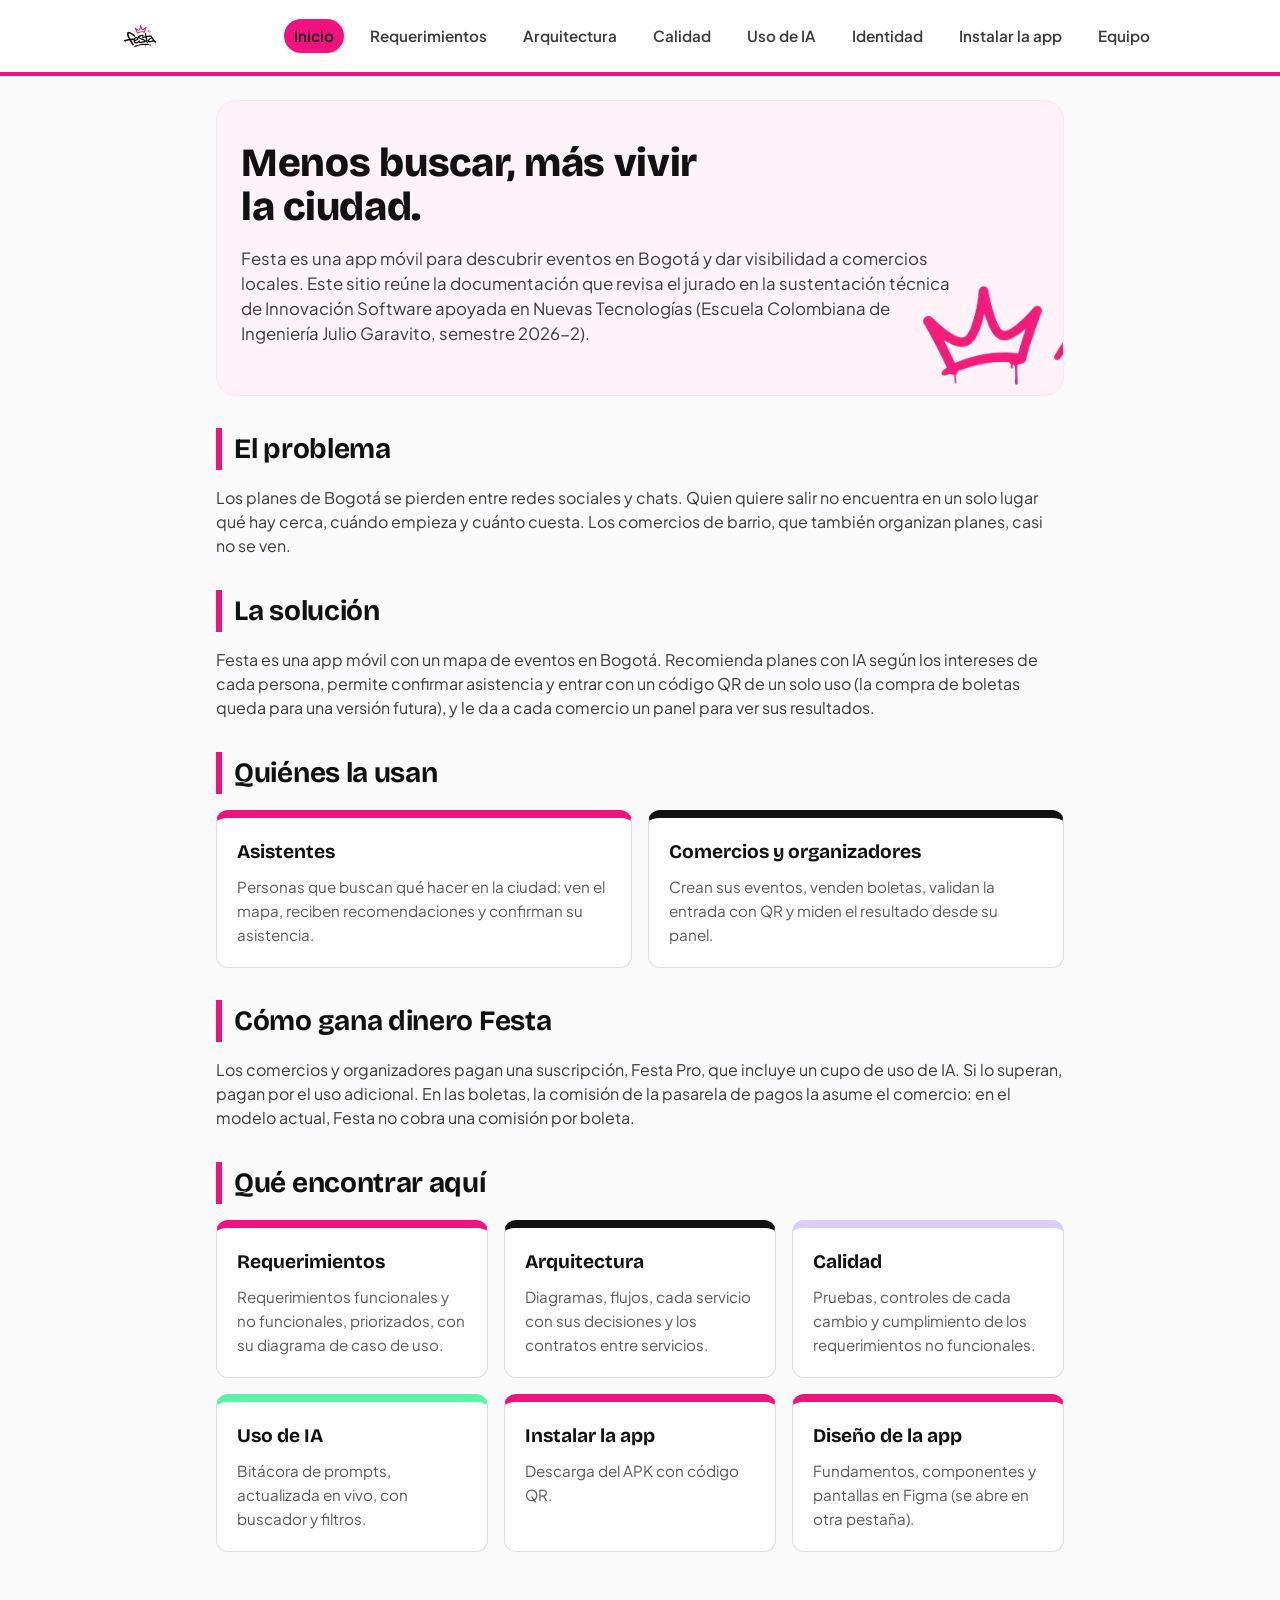
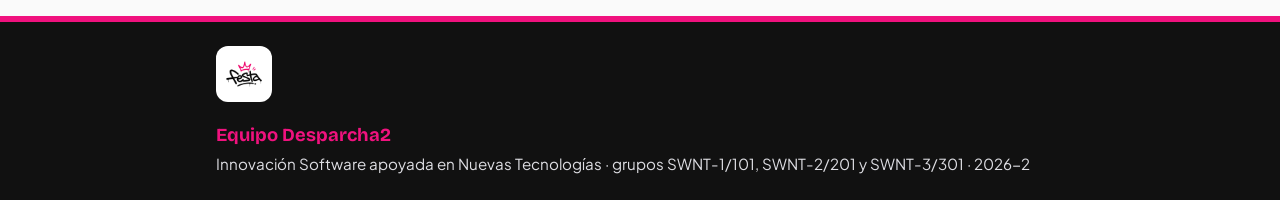
<file: site/index.html>
<!doctype html>
<html lang="es">
<head>
  <meta charset="utf-8">
  <meta name="viewport" content="width=device-width, initial-scale=1">
  <title>Festa · Documentación del proyecto</title>
  <link rel="stylesheet" href="assets/style.css">
  <script src="assets/site.js" defer></script>
</head>
<body>
  <header class="top">
    <a class="brand" href="index.html"><img src="assets/images/logo_festa.png" alt="Festa"></a>
                    <nav>
      <a href="index.html" aria-current="page">Inicio</a>
      <a href="requisitos.html">Requerimientos</a>
      <a href="arquitectura.html">Arquitectura</a>
      <a href="calidad.html">Calidad</a>
      <a href="ia.html">Uso de IA</a>
      <a href="identidad.html">Identidad</a>
      <a href="instalacion.html">Instalar la app</a>
      <a href="equipo.html">Equipo</a>
    </nav>
  </header>

  <main>
    <section class="hero">
      <h1>Menos buscar, más vivir la ciudad.</h1>
      <p>Festa es una app móvil para descubrir eventos en Bogotá y dar visibilidad a comercios locales. Este sitio reúne la documentación que revisa el jurado en la sustentación técnica de Innovación Software apoyada en Nuevas Tecnologías (Escuela Colombiana de Ingeniería Julio Garavito, semestre 2026-2).</p>
    </section>

        <section>
      <h2>El problema</h2>
      <p>Los planes de Bogotá se pierden entre redes sociales y chats. Quien quiere salir no encuentra en un solo lugar qué hay cerca, cuándo empieza y cuánto cuesta. Los comercios de barrio, que también organizan planes, casi no se ven.</p>
    </section>

    <section>
      <h2>La solución</h2>
      <p>Festa es una app móvil con un mapa de eventos en Bogotá. Recomienda planes con IA según los intereses de cada persona, permite confirmar asistencia y entrar con un código QR de un solo uso (la compra de boletas queda para una versión futura), y le da a cada comercio un panel para ver sus resultados.</p>
    </section>

    <section>
      <h2>Quiénes la usan</h2>
      <ul class="cards">
        <li><a href="requisitos.html"><strong>Asistentes</strong><span>Personas que buscan qué hacer en la ciudad: ven el mapa, reciben recomendaciones y confirman su asistencia.</span></a></li>
        <li><a href="requisitos.html"><strong>Comercios y organizadores</strong><span>Crean sus eventos, venden boletas, validan la entrada con QR y miden el resultado desde su panel.</span></a></li>
      </ul>
    </section>

    <section>
      <h2>Cómo gana dinero Festa</h2>
      <p>Los comercios y organizadores pagan una suscripción, Festa Pro, que incluye un cupo de uso de IA. Si lo superan, pagan por el uso adicional. En las boletas, la comisión de la pasarela de pagos la asume el comercio: en el modelo actual, Festa no cobra una comisión por boleta.</p>
    </section>
<section>
      <h2>Qué encontrar aquí</h2>
      <ul class="cards">
        <li><a href="requisitos.html"><strong>Requerimientos</strong><span>Requerimientos funcionales y no funcionales, priorizados, con su diagrama de caso de uso.</span></a></li>
        <li><a href="arquitectura.html"><strong>Arquitectura</strong><span>Diagramas, flujos, cada servicio con sus decisiones y los contratos entre servicios.</span></a></li>
        <li><a href="calidad.html"><strong>Calidad</strong><span>Pruebas, controles de cada cambio y cumplimiento de los requerimientos no funcionales.</span></a></li>
        <li><a href="ia.html"><strong>Uso de IA</strong><span>Bitácora de prompts, actualizada en vivo, con buscador y filtros.</span></a></li>
        <li><a href="instalacion.html"><strong>Instalar la app</strong><span>Descarga del APK con código QR.</span></a></li>
        <li><a href="https://www.figma.com/design/pfQHNthJdifeQQSD6blXVo/Festa-%E2%80%94-Dise%C3%B1o-de-la-app?node-id=5-2" target="_blank" rel="noopener"><strong>Diseño de la app</strong><span>Fundamentos, componentes y pantallas en Figma (se abre en otra pestaña).</span></a></li>
      </ul>
    </section>

  </main>
  <footer class="pie">
    <div class="pie-inner">
      <img src="assets/images/logo_festa.png" alt="Festa">
      <div>
        <strong>Equipo Desparcha2</strong>
        <p>Innovación Software apoyada en Nuevas Tecnologías · grupos SWNT-1/101, SWNT-2/201 y SWNT-3/301 · 2026-2</p>
      </div>
    </div>
  </footer>
</body>
</html>
</file>
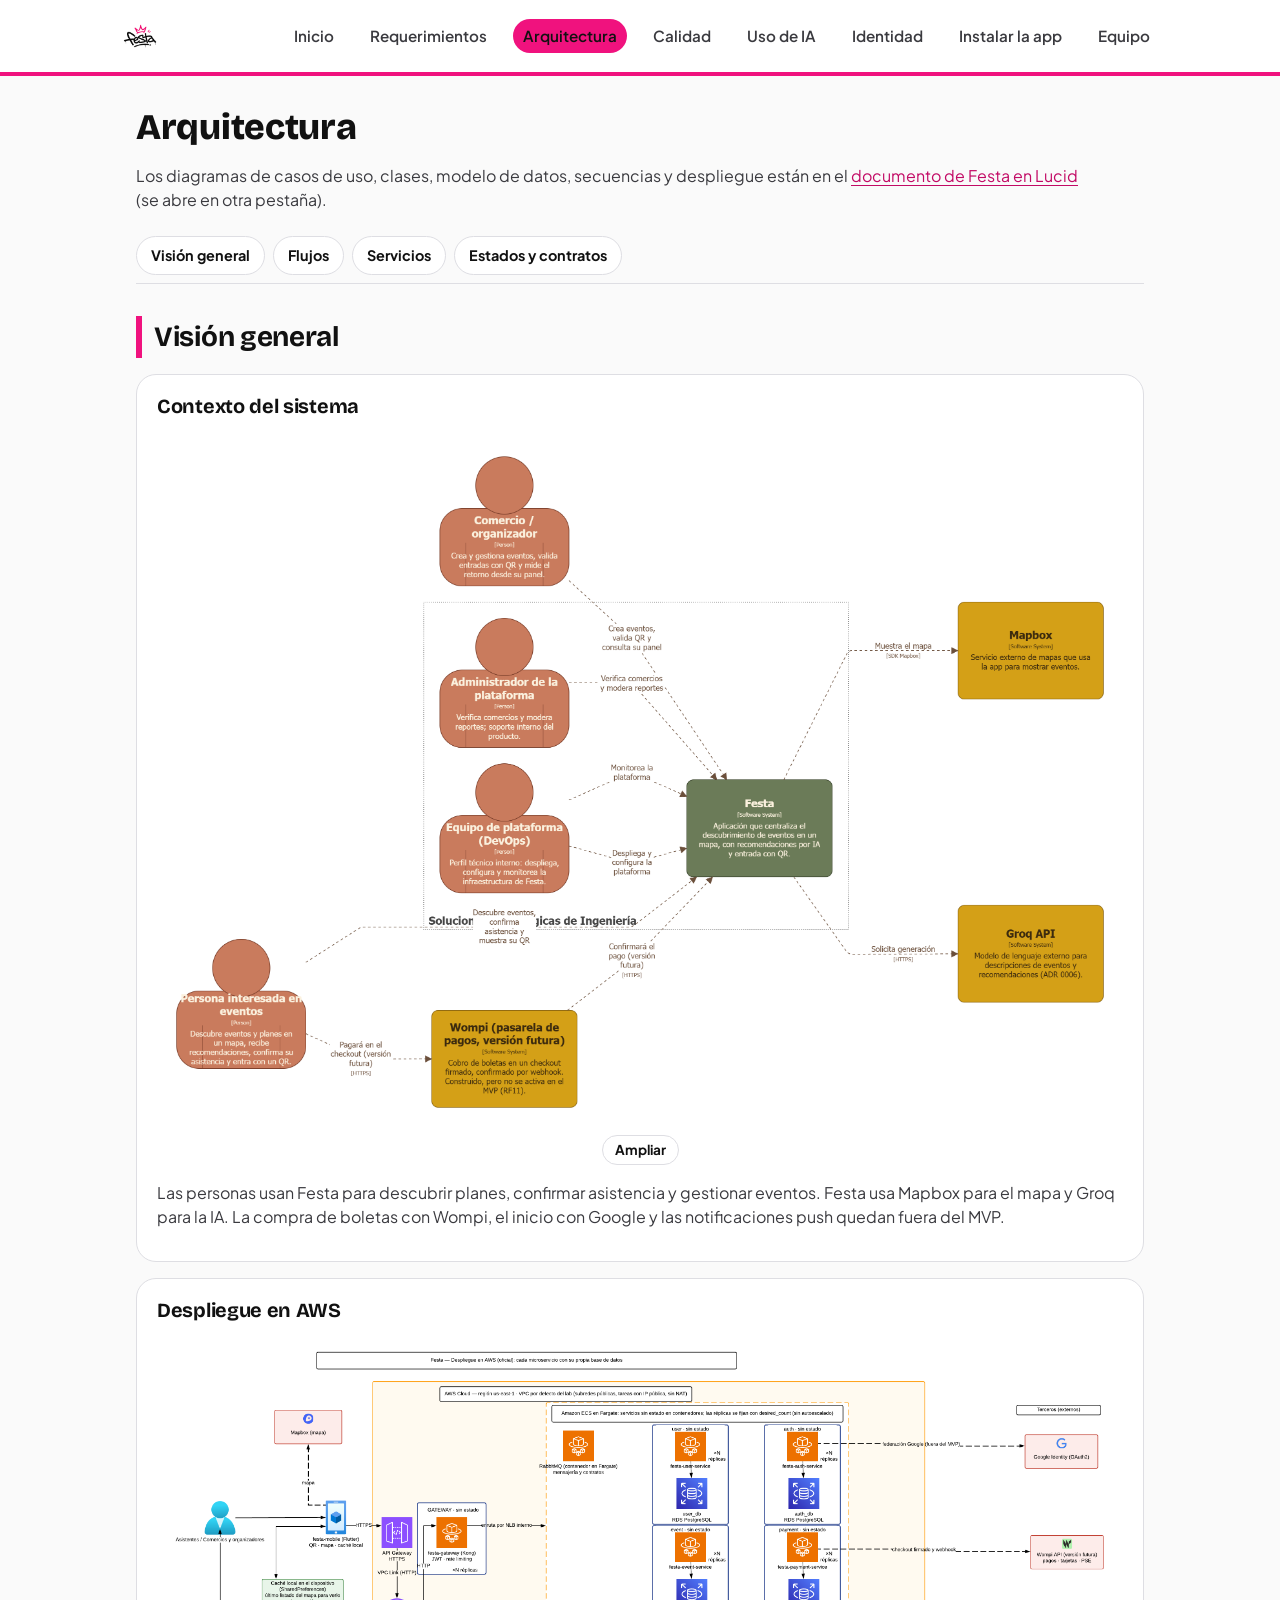
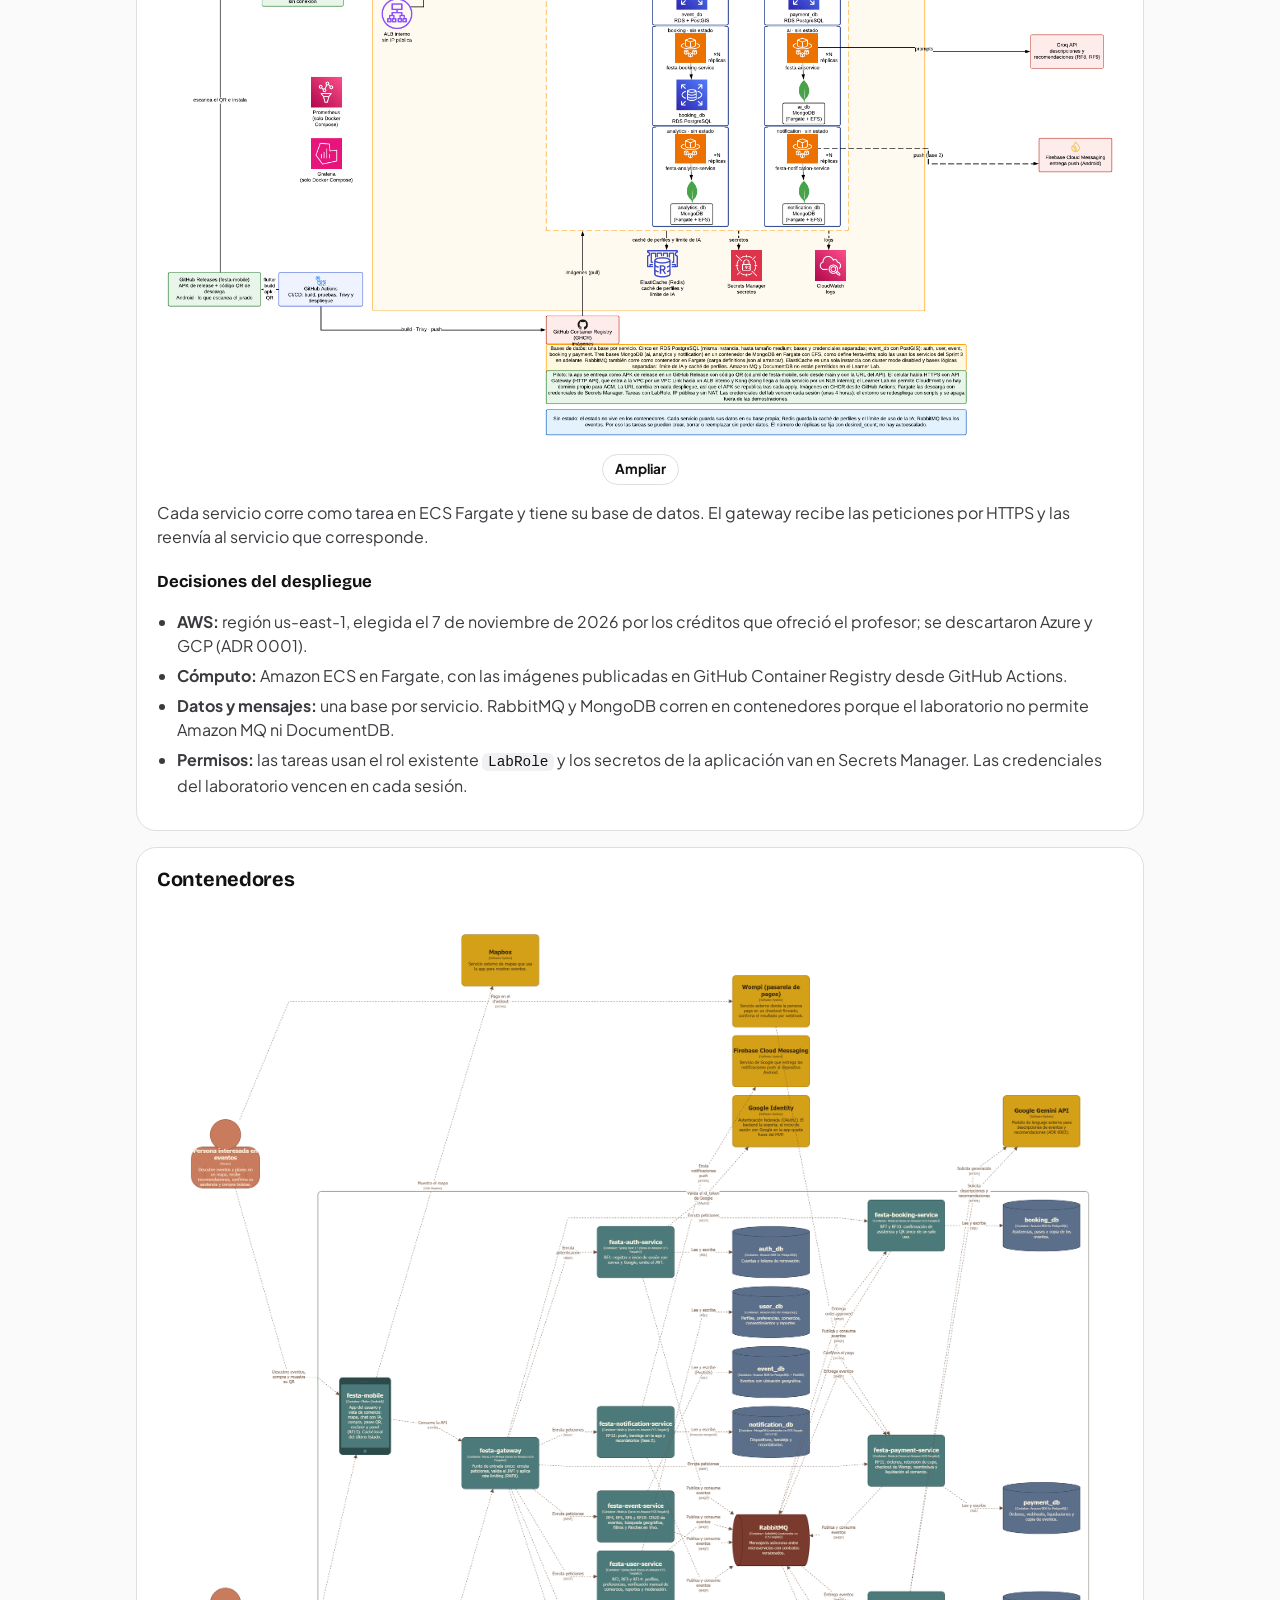
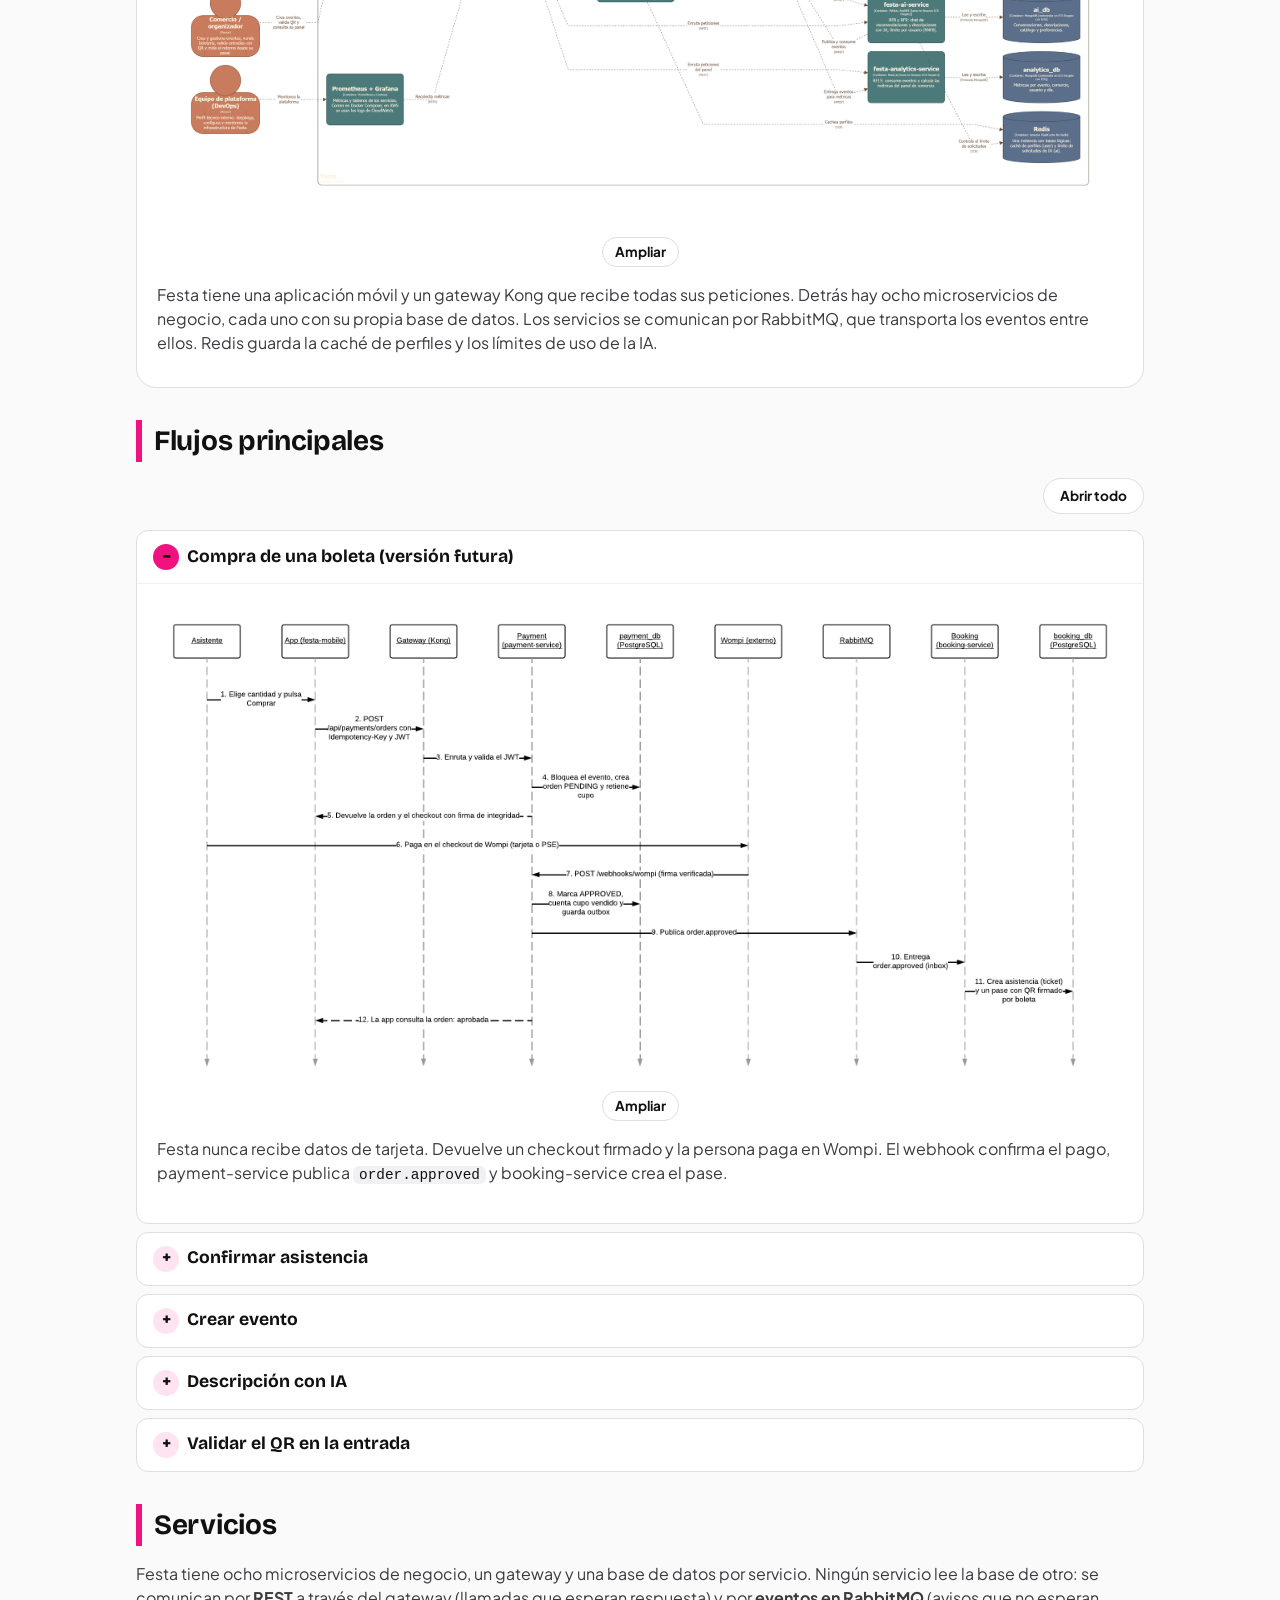
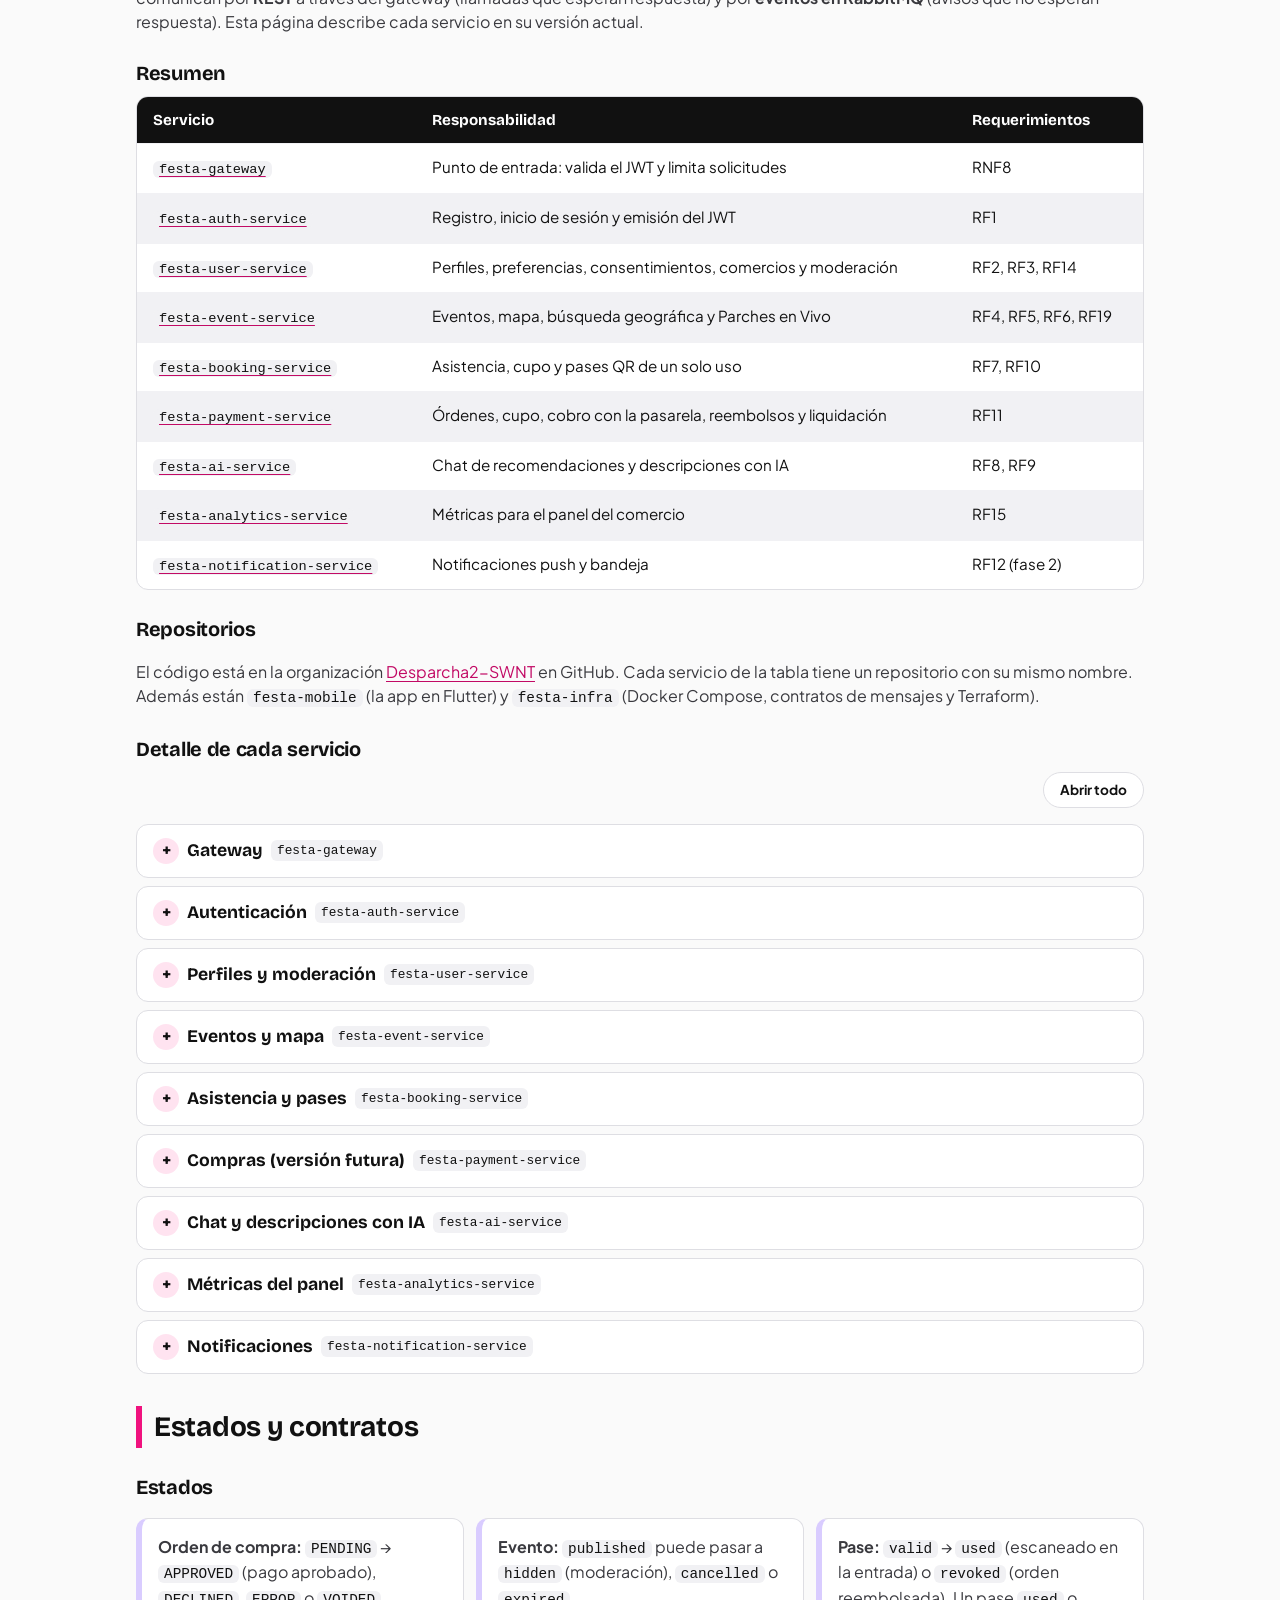
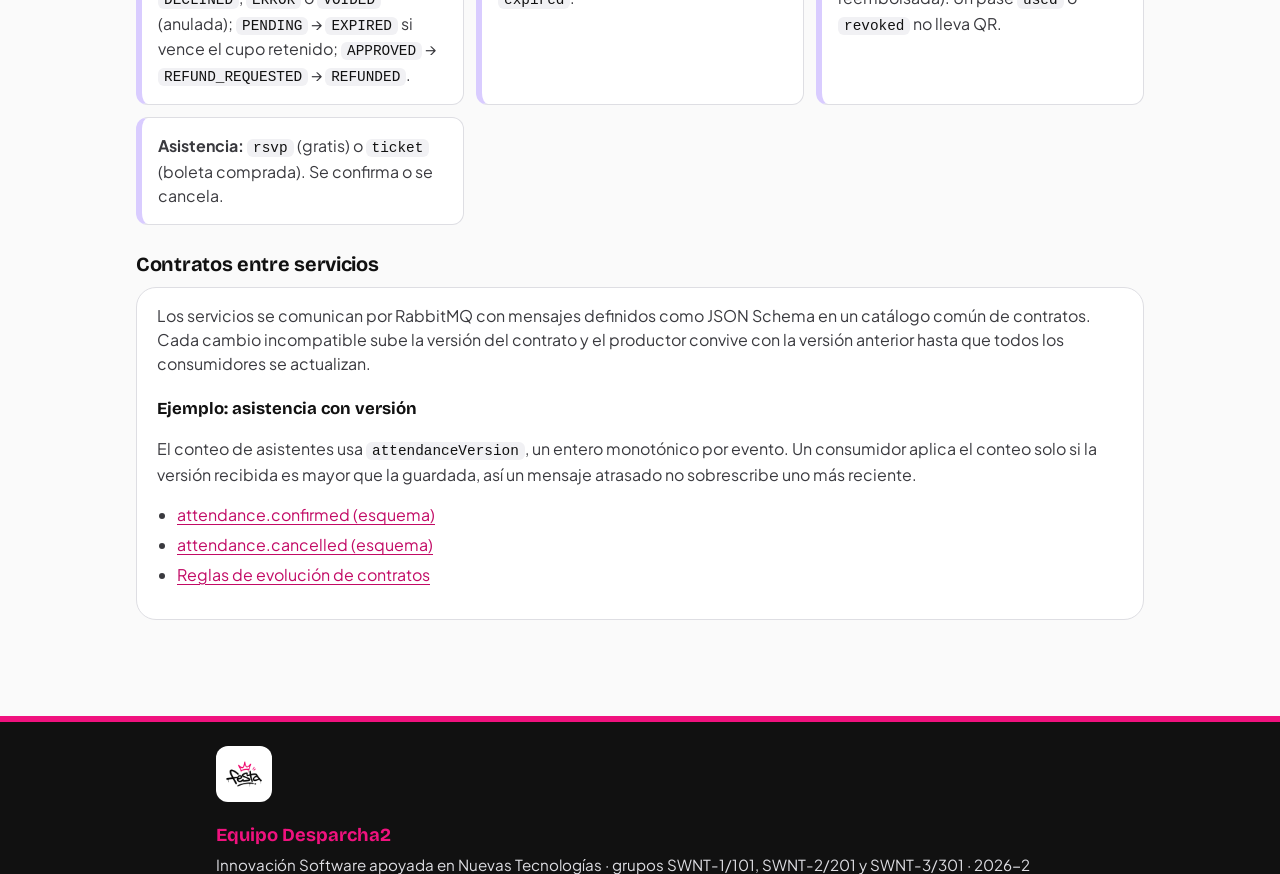
<file: site/arquitectura.html>
<!doctype html>
<html lang="es">
<head>
  <meta charset="utf-8">
  <meta name="viewport" content="width=device-width, initial-scale=1">
  <title>Arquitectura · Festa</title>
  <link rel="stylesheet" href="assets/style.css">
  <script src="assets/site.js" defer></script>
</head>
<body>
  <header class="top">
    <a class="brand" href="index.html"><img src="assets/images/logo_festa.png" alt="Festa"></a>
    <nav>
      <a href="index.html">Inicio</a>
      <a href="requisitos.html">Requerimientos</a>
      <a href="arquitectura.html" aria-current="page">Arquitectura</a>
      <a href="calidad.html">Calidad</a>
      <a href="ia.html">Uso de IA</a>
      <a href="identidad.html">Identidad</a>
      <a href="instalacion.html">Instalar la app</a>
      <a href="equipo.html">Equipo</a>
    </nav>
  </header>

  <main class="doc arquitectura">
<h1>Arquitectura</h1>
<p>Los diagramas de casos de uso, clases, modelo de datos, secuencias y despliegue están en el <a href="https://lucid.app/lucidchart/e18b5b62-ac62-4f8c-8e96-0049d0a7a8ee/view" target="_blank" rel="noopener">documento de Festa en Lucid</a> (se abre en otra pestaña).</p>

<nav class="indice" aria-label="En esta página">
<a href="#vision">Visión general</a>
<a href="#flujos">Flujos</a>
<a href="#servicios">Servicios</a>
<a href="#estados"><span class="solo-ancho">Estados y contratos</span><span class="solo-fono">Estados</span></a>
</nav>

<section class="bloque" aria-labelledby="vision">
<h2 id="vision">Visión general</h2>
<article class="figura">
<h3>Contexto del sistema</h3>
<p><img alt="Personas, Festa y los sistemas externos" src="assets/diagramas/contexto.png" /></p>
<p>Las personas usan Festa para descubrir planes, confirmar asistencia y gestionar eventos. Festa usa Mapbox para el mapa y Groq para la IA. La compra de boletas con Wompi, el inicio con Google y las notificaciones push quedan fuera del MVP.</p>
</article>
<article class="figura">
<h3>Despliegue en AWS</h3>
<p><img alt="Servicios en ECS Fargate, bases de datos y gateway en AWS" src="assets/diagramas/despliegue.png" /></p>
<p>Cada servicio corre como tarea en ECS Fargate y tiene su base de datos. El gateway recibe las peticiones por HTTPS y las reenvía al servicio que corresponde.</p>
<h4 class="figura-sub">Decisiones del despliegue</h4>
<ul>
<li><strong>AWS:</strong> región us-east-1, elegida el 7 de noviembre de 2026 por los créditos que ofreció el profesor; se descartaron Azure y GCP (ADR 0001).</li>
<li><strong>Cómputo:</strong> Amazon ECS en Fargate, con las imágenes publicadas en GitHub Container Registry desde GitHub Actions.</li>
<li><strong>Datos y mensajes:</strong> una base por servicio. RabbitMQ y MongoDB corren en contenedores porque el laboratorio no permite Amazon MQ ni DocumentDB.</li>
<li><strong>Permisos:</strong> las tareas usan el rol existente <code>LabRole</code> y los secretos de la aplicación van en Secrets Manager. Las credenciales del laboratorio vencen en cada sesión.</li>
</ul>
</article>
<article class="figura">
<h3>Contenedores</h3>
<p><img alt="Contenedores del sistema: aplicación, gateway, microservicios, bases de datos y colas" src="assets/diagramas/contenedores.png" /></p>
<p>Festa tiene una aplicación móvil y un gateway Kong que recibe todas sus peticiones. Detrás hay ocho microservicios de negocio, cada uno con su propia base de datos. Los servicios se comunican por RabbitMQ, que transporta los eventos entre ellos. Redis guarda la caché de perfiles y los límites de uso de la IA.</p>
</article>
</section>

<section class="bloque" aria-labelledby="flujos">
<h2 id="flujos">Flujos principales</h2>
<div class="grupo">
<details class="plegable" open>
<summary>Compra de una boleta (versión futura)</summary>
<div class="plegable-cuerpo">
<p><img alt="Secuencia de compra de una boleta" src="assets/diagramas/secuencia_compra.png" /></p>
<p>Festa nunca recibe datos de tarjeta. Devuelve un checkout firmado y la persona paga en Wompi. El webhook confirma el pago, payment-service publica <code>order.approved</code> y booking-service crea el pase.</p>
</div>
</details>
<details class="plegable">
<summary>Confirmar asistencia</summary>
<div class="plegable-cuerpo">
<p><img alt="Secuencia para confirmar asistencia" src="assets/diagramas/secuencia_asistencia.png" /></p>
<p>La confirmación descuenta el cupo y sube la versión de asistencia del evento en la misma operación. Los consumidores solo aplican una versión mayor a la guardada.</p>
</div>
</details>
<details class="plegable">
<summary>Crear evento</summary>
<div class="plegable-cuerpo">
<p><img alt="Secuencia para crear un evento" src="assets/diagramas/secuencia_crear_evento.png" /></p>
<p>Event-service guarda el evento y su fila de outbox en una misma transacción. Un publicador envía después el evento <code>event.published</code> a RabbitMQ.</p>
</div>
</details>
<details class="plegable">
<summary>Descripción con IA</summary>
<div class="plegable-cuerpo">
<p><img alt="Secuencia para generar una descripción con IA" src="assets/diagramas/secuencia_descripcion_ia.png" /></p>
<p>El servicio de IA le pide a Groq la descripción solo con los datos del evento. Lo guarda y lo devuelve. Si el modelo falla, la app recibe un error controlado.</p>
</div>
</details>
<details class="plegable">
<summary>Validar el QR en la entrada</summary>
<div class="plegable-cuerpo">
<p><img alt="Secuencia para validar un QR en la entrada" src="assets/diagramas/secuencia_qr.png" /></p>
<p>El QR va firmado con HMAC. Booking-service verifica la firma, que el evento coincida y que el pase no se haya usado ni revocado. Lo marca como usado en la primera validación.</p>
</div>
</details>
</div>
</section>

<section class="bloque" aria-labelledby="servicios">
<h2 id="servicios">Servicios</h2>
<p>Festa tiene ocho microservicios de negocio, un gateway y una base de datos por servicio. Ningún servicio lee la base de otro: se comunican por <strong>REST</strong> a través del gateway (llamadas que esperan respuesta) y por <strong>eventos en RabbitMQ</strong> (avisos que no esperan respuesta). Esta página describe cada servicio en su versión actual.</p>
<h3>Resumen</h3>
<table>
<thead>
<tr>
<th>Servicio</th>
<th>Responsabilidad</th>
<th>Requerimientos</th>
</tr>
</thead>
<tbody>
<tr>
<td><a href="#svc-gateway"><code>festa-gateway</code></a></td>
<td>Punto de entrada: valida el JWT y limita solicitudes</td>
<td>RNF8</td>
</tr>
<tr>
<td><a href="#svc-auth"><code>festa-auth-service</code></a></td>
<td>Registro, inicio de sesión y emisión del JWT</td>
<td>RF1</td>
</tr>
<tr>
<td><a href="#svc-user"><code>festa-user-service</code></a></td>
<td>Perfiles, preferencias, consentimientos, comercios y moderación</td>
<td>RF2, RF3, RF14</td>
</tr>
<tr>
<td><a href="#svc-event"><code>festa-event-service</code></a></td>
<td>Eventos, mapa, búsqueda geográfica y Parches en Vivo</td>
<td>RF4, RF5, RF6, RF19</td>
</tr>
<tr>
<td><a href="#svc-booking"><code>festa-booking-service</code></a></td>
<td>Asistencia, cupo y pases QR de un solo uso</td>
<td>RF7, RF10</td>
</tr>
<tr>
<td><a href="#svc-payment"><code>festa-payment-service</code></a></td>
<td>Órdenes, cupo, cobro con la pasarela, reembolsos y liquidación</td>
<td>RF11</td>
</tr>
<tr>
<td><a href="#svc-ai"><code>festa-ai-service</code></a></td>
<td>Chat de recomendaciones y descripciones con IA</td>
<td>RF8, RF9</td>
</tr>
<tr>
<td><a href="#svc-analytics"><code>festa-analytics-service</code></a></td>
<td>Métricas para el panel del comercio</td>
<td>RF15</td>
</tr>
<tr>
<td><a href="#svc-notification"><code>festa-notification-service</code></a></td>
<td>Notificaciones push y bandeja</td>
<td>RF12 (fase 2)</td>
</tr>
</tbody>
</table>
<h3 id="repositorios">Repositorios</h3>
<p>El código está en la organización <a href="https://github.com/Desparcha2-SWNT" target="_blank" rel="noopener">Desparcha2-SWNT</a> en GitHub. Cada servicio de la tabla tiene un repositorio con su mismo nombre. Además están <code>festa-mobile</code> (la app en Flutter) y <code>festa-infra</code> (Docker Compose, contratos de mensajes y Terraform).</p>
<h3>Detalle de cada servicio</h3>
<div class="grupo">
<details class="plegable servicio" id="svc-gateway">
<summary><span class="svc-nombre">Gateway</span> <code>festa-gateway</code></summary>
<div class="plegable-cuerpo">
<ul class="tecnologias" aria-label="Tecnologías">
<li><img src="assets/logos/kong.svg" alt="" width="36" height="36"><span>Kong 3.9</span></li>
</ul>
<p>Kong 3.9 en modo DB-less: la configuración es un archivo declarativo, no una base de datos. Valida el JWT con la llave pública de <code>auth-service</code>, aplica límites por token o por IP y reenvía cada ruta al servicio que la atiende.</p>
<table>
<thead>
<tr>
<th>Ruta pública</th>
<th>Servicio</th>
<th>Token</th>
<th>Límite</th>
</tr>
</thead>
<tbody>
<tr>
<td><code>POST /api/auth/*</code> (registro, inicio de sesión, renovación y cierre)</td>
<td>auth-service</td>
<td>No</td>
<td>30/min y 300/h por IP</td>
</tr>
<tr>
<td><code>/api/auth/me*</code>, <code>/api/auth/admin/*</code></td>
<td>auth-service</td>
<td>Sí</td>
<td>120/min por token</td>
</tr>
<tr>
<td><code>/api/users</code>, <code>/api/merchants</code>, <code>/api/reports</code></td>
<td>user-service</td>
<td>Sí</td>
<td>120/min por token</td>
</tr>
<tr>
<td><code>/api/events</code></td>
<td>event-service</td>
<td>Sí</td>
<td>300/min por token</td>
</tr>
<tr>
<td><code>/api/bookings</code></td>
<td>booking-service</td>
<td>Sí</td>
<td>300/min por token</td>
</tr>
<tr>
<td><code>/api/payments</code></td>
<td>payment-service</td>
<td>Sí</td>
<td>30/min por token</td>
</tr>
<tr>
<td><code>POST /webhooks/wompi</code></td>
<td>payment-service (valida la firma de Wompi)</td>
<td>No</td>
<td>120/min por IP</td>
</tr>
<tr>
<td><code>/api/ai</code></td>
<td>ai-service</td>
<td>Sí</td>
<td>30/min por token</td>
</tr>
<tr>
<td><code>/api/notifications</code></td>
<td>notification-service</td>
<td>Sí</td>
<td>120/min por token</td>
</tr>
<tr>
<td><code>/api/analytics</code></td>
<td>analytics-service</td>
<td>Sí</td>
<td>120/min por token</td>
</tr>
</tbody>
</table>
<p>Kong reenvía el prefijo <code>/api</code> tal cual lo quita: <code>/api/events/...</code> llega a <code>event-service</code> como <code>/events/...</code>.</p>

<h4>Diagramas</h4>
<p>El gateway aparece en el diagrama de contenedores de la sección Contenedores.</p>
<h4>Decisiones</h4>
<ul>
<li><strong>Sin base de datos:</strong> Kong corre en modo DB-less, con la configuración en un archivo versionado.</li>
<li><strong>Entrada con HTTPS:</strong> API Gateway recibe las peticiones y las pasa por un VPC Link a un balanceador interno y de ahí a Kong. No hay dominio propio para emitir un certificado y el laboratorio de AWS no permite CloudFront. Android exige HTTPS en la app publicada, y API Gateway corta las peticiones a los 30 segundos.</li>
</ul>
</div>
</details>
<details class="plegable servicio" id="svc-auth">
<summary><span class="svc-nombre">Autenticación</span> <code>festa-auth-service</code></summary>
<div class="plegable-cuerpo">
<ul class="tecnologias" aria-label="Tecnologías">
<li><img src="assets/logos/springboot.svg" alt="" width="36" height="36"><span>Spring Boot 3.5</span></li>
<li><img src="assets/logos/postgresql.svg" alt="" width="36" height="36"><span>PostgreSQL</span></li>
<li><img src="assets/logos/rabbitmq.svg" alt="" width="36" height="36"><span>RabbitMQ</span></li>
</ul>
<p><strong>Base:</strong> <code>auth_db</code>.</p>
<p><strong>Tablas:</strong> <code>accounts</code>, <code>refresh_tokens</code>, <code>outbox</code>, <code>processed_events</code>.</p>
<table>
<thead>
<tr>
<th>Método</th>
<th>Ruta</th>
<th>Descripción</th>
</tr>
</thead>
<tbody>
<tr>
<td><code>POST</code></td>
<td><code>/api/auth/register</code></td>
<td>Registro con correo</td>
</tr>
<tr>
<td><code>POST</code></td>
<td><code>/api/auth/login</code></td>
<td>Inicio de sesión. Bloquea la cuenta tras 5 intentos fallidos</td>
</tr>
<tr>
<td><code>POST</code></td>
<td><code>/api/auth/google</code></td>
<td>Inicio de sesión con Google (versión futura: existe en el código, pero el MVP usa solo correo)</td>
</tr>
<tr>
<td><code>POST</code></td>
<td><code>/api/auth/refresh</code></td>
<td>Renueva el token de acceso</td>
</tr>
<tr>
<td><code>POST</code></td>
<td><code>/api/auth/logout</code></td>
<td>Cierra la sesión</td>
</tr>
<tr>
<td><code>GET</code></td>
<td><code>/api/auth/me</code></td>
<td>Cuenta de la sesión actual</td>
</tr>
<tr>
<td><code>PUT</code></td>
<td><code>/api/auth/me/password</code></td>
<td>Cambia la contraseña</td>
</tr>
<tr>
<td><code>DELETE</code></td>
<td><code>/api/auth/me</code></td>
<td>Borra la cuenta</td>
</tr>
<tr>
<td><code>GET</code></td>
<td><code>/api/auth/admin/accounts/{id}</code></td>
<td>Consulta una cuenta (admin)</td>
</tr>
<tr>
<td><code>PATCH</code></td>
<td><code>/api/auth/admin/accounts/{id}/role</code></td>
<td>Cambia el rol (admin)</td>
</tr>
</tbody>
</table>
<ul>
<li><strong>Publica:</strong> <code>account.registered</code>, <code>account.display_name_set</code>, <code>account.role_changed</code>, <code>account.deleted</code>.</li>
<li><strong>Consume:</strong> <code>moderation.user_suspended</code> y <code>moderation.user_reinstated</code>, para suspender o reactivar el acceso.</li>
</ul>

<h4>Diagramas</h4>
<h5>Componentes</h5>
<p><img alt="Componentes del servicio de autenticación" src="assets/diagramas/componentes_auth.png" /></p>
<h5>Clases y modelo de datos</h5>
<p><img alt="Clases y modelo de datos de auth" src="assets/diagramas/clases_auth.png" /></p>
<h4>Decisiones</h4>
<ul>
<li><strong>Inicio de sesión con correo:</strong> el MVP usa correo y contraseña. El inicio con Google queda para una versión futura (25 de noviembre de 2026).</li>
<li><strong>Base propia:</strong> <code>auth_db</code> en Amazon RDS PostgreSQL; ningún otro servicio la lee.</li>
</ul>
</div>
</details>
<details class="plegable servicio" id="svc-user">
<summary><span class="svc-nombre">Perfiles y moderación</span> <code>festa-user-service</code></summary>
<div class="plegable-cuerpo">
<ul class="tecnologias" aria-label="Tecnologías">
<li><img src="assets/logos/springboot.svg" alt="" width="36" height="36"><span>Spring Boot 3.5</span></li>
<li><img src="assets/logos/postgresql.svg" alt="" width="36" height="36"><span>PostgreSQL</span></li>
<li><img src="assets/logos/redis.svg" alt="" width="36" height="36"><span>Redis</span></li>
<li><img src="assets/logos/rabbitmq.svg" alt="" width="36" height="36"><span>RabbitMQ</span></li>
</ul>
<p><strong>Base:</strong> <code>user_db</code>.</p>
<p><strong>Tablas:</strong> <code>profiles</code>, <code>user_interests</code>, <code>user_preferences</code>, <code>user_preferred_zones</code>, <code>user_preferred_days</code>, <code>consents</code>, <code>merchant_profiles</code>, <code>merchant_verification_events</code>, <code>reports</code>, <code>outbox</code>, <code>processed_events</code>.</p>
<table>
<thead>
<tr>
<th>Método</th>
<th>Ruta</th>
<th>Descripción</th>
</tr>
</thead>
<tbody>
<tr>
<td><code>GET</code> / <code>PATCH</code></td>
<td><code>/api/users/me</code></td>
<td>Perfil propio</td>
</tr>
<tr>
<td><code>GET</code> / <code>PUT</code></td>
<td><code>/api/users/me/preferences</code></td>
<td>Preferencias: zonas, días e intereses</td>
</tr>
<tr>
<td><code>PUT</code></td>
<td><code>/api/users/me/interests</code></td>
<td>Intereses</td>
</tr>
<tr>
<td><code>GET</code> / <code>POST</code></td>
<td><code>/api/users/me/consents</code></td>
<td>Consentimientos (por ejemplo, ubicación)</td>
</tr>
<tr>
<td><code>POST</code> / <code>GET</code> / <code>PATCH</code></td>
<td><code>/api/users/me/merchant</code></td>
<td>Perfil de comercio</td>
</tr>
<tr>
<td><code>GET</code></td>
<td><code>/api/users/merchants/{id}</code></td>
<td>Perfil público de un comercio</td>
</tr>
<tr>
<td><code>GET</code></td>
<td><code>/api/users/admin/merchants</code></td>
<td>Solicitudes de comercio (admin)</td>
</tr>
<tr>
<td><code>POST</code></td>
<td><code>/api/users/admin/merchants/{id}/approve</code> y <code>/reject</code></td>
<td>Verificar o rechazar un comercio (admin)</td>
</tr>
<tr>
<td><code>POST</code></td>
<td><code>/api/reports</code></td>
<td>Reportar un evento</td>
</tr>
<tr>
<td><code>GET</code></td>
<td><code>/api/reports/mine</code></td>
<td>Reportes propios</td>
</tr>
<tr>
<td><code>GET</code></td>
<td><code>/api/users/admin/reports</code></td>
<td>Reportes pendientes (admin)</td>
</tr>
<tr>
<td><code>POST</code></td>
<td><code>/api/users/admin/reports/{id}/resolve</code></td>
<td>Resolver un reporte (admin)</td>
</tr>
<tr>
<td><code>POST</code></td>
<td><code>/api/users/admin/moderation/events/{eventId}/hide</code> y <code>/restore</code></td>
<td>Ocultar o restaurar un evento (admin)</td>
</tr>
<tr>
<td><code>POST</code></td>
<td><code>/api/users/admin/moderation/users/{userId}/suspend</code> y <code>/reinstate</code></td>
<td>Suspender o reactivar una cuenta (admin)</td>
</tr>
</tbody>
</table>
<ul>
<li><strong>Publica:</strong> <code>profile.updated</code>, <code>location_consent.granted</code>, <code>location_consent.revoked</code>, <code>merchant.submitted</code>, <code>merchant.updated</code>, <code>merchant.verified</code>, <code>merchant.rejected</code>, <code>report.created</code>, <code>report.resolved</code>, <code>moderation.event_hidden</code>, <code>moderation.event_restored</code>, <code>moderation.user_suspended</code>, <code>moderation.user_reinstated</code>.</li>
<li><strong>Consume:</strong> <code>account.registered</code> y <code>account.deleted</code>.</li>
</ul>

<h4>Diagramas</h4>
<h5>Componentes</h5>
<p><img alt="Componentes del servicio de perfiles y moderación" src="assets/diagramas/componentes_user.png" /></p>
<h5>Clases y modelo de datos</h5>
<p><img alt="Clases y modelo de datos de user" src="assets/diagramas/clases_user.png" /></p>
<h4>Decisiones</h4>
<ul>
<li><strong>Verificación manual:</strong> el equipo Festa aprueba o rechaza cada perfil de comercio.</li>
<li><strong>Base y caché:</strong> <code>user_db</code> en Amazon RDS PostgreSQL y Redis en ElastiCache para la caché de perfiles. ElastiCache va sin modo clúster, porque se usan varias bases de Redis.</li>
</ul>
</div>
</details>
<details class="plegable servicio" id="svc-event">
<summary><span class="svc-nombre">Eventos y mapa</span> <code>festa-event-service</code></summary>
<div class="plegable-cuerpo">
<ul class="tecnologias" aria-label="Tecnologías">
<li><img src="assets/logos/nodedotjs.svg" alt="" width="36" height="36"><span>Node.js 20</span></li>
<li><img src="assets/logos/express.svg" alt="" width="36" height="36"><span>Express 5</span></li>
<li><img src="assets/logos/postgresql.svg" alt="" width="36" height="36"><span>PostgreSQL</span></li>
<li><span class="tec-inicial" aria-hidden="true">P</span><span>PostGIS</span></li>
<li><img src="assets/logos/rabbitmq.svg" alt="" width="36" height="36"><span>RabbitMQ</span></li>
</ul>
<p><strong>Base:</strong> <code>event_db</code>.</p>
<p><strong>Tablas:</strong> <code>events</code>, <code>verified_merchants</code>, <code>suspended_users</code>, <code>outbox</code>, <code>processed_events</code>.</p>
<table>
<thead>
<tr>
<th>Método</th>
<th>Ruta</th>
<th>Descripción</th>
</tr>
</thead>
<tbody>
<tr>
<td><code>POST</code></td>
<td><code>/api/events</code></td>
<td>Crear un evento</td>
</tr>
<tr>
<td><code>GET</code></td>
<td><code>/api/events</code></td>
<td>Listar eventos con filtros</td>
</tr>
<tr>
<td><code>GET</code></td>
<td><code>/api/events/clusters</code></td>
<td>Agrupar eventos por zona para el mapa</td>
</tr>
<tr>
<td><code>GET</code></td>
<td><code>/api/events/mine</code></td>
<td>Eventos del organizador</td>
</tr>
<tr>
<td><code>GET</code></td>
<td><code>/api/events/{id}</code></td>
<td>Detalle de un evento</td>
</tr>
<tr>
<td><code>PATCH</code></td>
<td><code>/api/events/{id}</code></td>
<td>Editar un evento</td>
</tr>
<tr>
<td><code>POST</code></td>
<td><code>/api/events/{id}/cancel</code></td>
<td>Cancelar un evento</td>
</tr>
<tr>
<td><code>POST</code></td>
<td><code>/api/events/{id}/views</code> y <code>/shares</code></td>
<td>Registrar una vista o un compartido</td>
</tr>
</tbody>
</table>
<ul>
<li><strong>Publica:</strong> <code>event.published</code>, <code>event.updated</code>, <code>event.rescheduled</code>, <code>event.cancelled</code>, <code>event.expired</code>, <code>event.sold_out</code>, <code>engagement.viewed</code>, <code>engagement.shared</code>.</li>
<li><strong>Consume:</strong> <code>attendance.confirmed</code>, <code>attendance.cancelled</code>, <code>merchant.verified</code>, <code>merchant.updated</code>, <code>moderation.event_hidden</code>, <code>moderation.event_restored</code>, <code>moderation.user_suspended</code>, <code>moderation.user_reinstated</code>, <code>account.deleted</code>.</li>
</ul>

<h4>Diagramas</h4>
<h5>Componentes</h5>
<p><img alt="Componentes del servicio de eventos" src="assets/diagramas/componentes_event.png" /></p>
<h5>Clases y modelo de datos</h5>
<p><img alt="Clases y modelo de datos de event" src="assets/diagramas/clases_event.png" /></p>
<h4>Decisiones</h4>
<ul>
<li><strong>Mapa sin tiempo real:</strong> en el MVP el mapa se actualiza al abrirse y al moverse, sin WebSockets.</li>
<li><strong>Ubicación con consentimiento:</strong> sin consentimiento, el mapa usa la ubicación predeterminada de la Escuela.</li>
<li><strong>Orden del conteo de asistentes:</strong> un conteo se aplica solo si su <code>attendanceVersion</code> es mayor que la guardada.</li>
<li><strong>Base propia:</strong> <code>event_db</code> en Amazon RDS PostgreSQL con PostGIS para las consultas por cercanía.</li>
</ul>
</div>
</details>
<details class="plegable servicio" id="svc-booking">
<summary><span class="svc-nombre">Asistencia y pases</span> <code>festa-booking-service</code></summary>
<div class="plegable-cuerpo">
<ul class="tecnologias" aria-label="Tecnologías">
<li><img src="assets/logos/nodedotjs.svg" alt="" width="36" height="36"><span>Node.js 20</span></li>
<li><img src="assets/logos/express.svg" alt="" width="36" height="36"><span>Express 5</span></li>
<li><img src="assets/logos/postgresql.svg" alt="" width="36" height="36"><span>PostgreSQL</span></li>
<li><img src="assets/logos/rabbitmq.svg" alt="" width="36" height="36"><span>RabbitMQ</span></li>
</ul>
<p><strong>Base:</strong> <code>booking_db</code>.</p>
<p><strong>Tablas:</strong> <code>event_projection</code> (copia de los datos del evento que necesita), <code>attendances</code>, <code>passes</code>, <code>closed_events</code>, <code>user_names</code>, <code>deleted_users</code>, <code>outbox</code>, <code>processed_events</code>.</p>
<table>
<thead>
<tr>
<th>Método</th>
<th>Ruta</th>
<th>Descripción</th>
</tr>
</thead>
<tbody>
<tr>
<td><code>POST</code> / <code>DELETE</code></td>
<td><code>/api/bookings/events/{id}/attendance</code></td>
<td>Confirmar o cancelar la asistencia a un evento gratis</td>
</tr>
<tr>
<td><code>GET</code></td>
<td><code>/api/bookings/events/{id}/attendance</code></td>
<td>Estado de la asistencia propia</td>
</tr>
<tr>
<td><code>GET</code></td>
<td><code>/api/bookings/events/{id}/attendees</code></td>
<td>Asistentes (organizador)</td>
</tr>
<tr>
<td><code>GET</code></td>
<td><code>/api/bookings/attendances/mine</code></td>
<td>Mis asistencias</td>
</tr>
<tr>
<td><code>GET</code></td>
<td><code>/api/bookings/passes/mine</code></td>
<td>Mis pases con su QR</td>
</tr>
<tr>
<td><code>GET</code></td>
<td><code>/api/bookings/passes/{id}</code></td>
<td>Un pase</td>
</tr>
<tr>
<td><code>POST</code></td>
<td><code>/api/bookings/passes/check-in</code></td>
<td>Validar un QR en la entrada</td>
</tr>
<tr>
<td><code>GET</code></td>
<td><code>/api/bookings/events/{id}/check-ins</code></td>
<td>Entradas validadas (organizador)</td>
</tr>
</tbody>
</table>
<ul>
<li><strong>Publica:</strong> <code>attendance.confirmed</code>, <code>attendance.cancelled</code>, <code>pass.checked_in</code>, <code>pass.check_in_rejected</code>.</li>
<li><strong>Consume:</strong> <code>event.published</code>, <code>event.updated</code>, <code>event.cancelled</code>, <code>event.expired</code>, <code>order.approved</code>, <code>order.refunded</code>, <code>account.display_name_set</code>, <code>account.deleted</code>.</li>
</ul>

<h4>Diagramas</h4>
<h5>Componentes</h5>
<p><img alt="Componentes del servicio de asistencia y pases" src="assets/diagramas/componentes_booking.png" /></p>
<h5>Clases y modelo de datos</h5>
<p><img alt="Clases y modelo de datos de booking" src="assets/diagramas/clases_booking.png" /></p>
<h4>Decisiones</h4>
<ul>
<li><strong>Orden del conteo de asistentes:</strong> sube <code>attendanceVersion</code> en la misma transacción de cada cambio y la envía en los mensajes de asistencia confirmada y cancelada (versión 2 del contrato).</li>
<li><strong>Pase de un solo uso:</strong> cada QR va firmado y se marca como usado en la primera validación.</li>
<li><strong>Base propia:</strong> <code>booking_db</code> en Amazon RDS PostgreSQL.</li>
</ul>
</div>
</details>
<details class="plegable servicio" id="svc-payment">
<summary><span class="svc-nombre">Compras (versión futura)</span> <code>festa-payment-service</code></summary>
<div class="plegable-cuerpo">
<ul class="tecnologias" aria-label="Tecnologías">
<li><img src="assets/logos/nodedotjs.svg" alt="" width="36" height="36"><span>Node.js 20</span></li>
<li><img src="assets/logos/express.svg" alt="" width="36" height="36"><span>Express 5</span></li>
<li><img src="assets/logos/postgresql.svg" alt="" width="36" height="36"><span>PostgreSQL</span></li>
<li><img src="assets/logos/rabbitmq.svg" alt="" width="36" height="36"><span>RabbitMQ</span></li>
<li><span class="tec-inicial" aria-hidden="true">W</span><span>Wompi</span></li>
</ul>
<p><strong>Base:</strong> <code>payment_db</code>.</p>
<p><strong>Tablas:</strong> <code>event_projection</code>, <code>merchants</code>, <code>orders</code>, <code>payouts</code>, <code>wompi_webhooks</code>, <code>payment_discrepancies</code>, <code>closed_events</code>, <code>deleted_accounts</code>, <code>outbox</code>, <code>processed_events</code>.</p>
<table>
<thead>
<tr>
<th>Método</th>
<th>Ruta</th>
<th>Descripción</th>
</tr>
</thead>
<tbody>
<tr>
<td><code>GET</code></td>
<td><code>/api/payments/events/{id}/quote</code></td>
<td>Precio y comisión de Wompi, antes de comprar</td>
</tr>
<tr>
<td><code>POST</code></td>
<td><code>/api/payments/orders</code></td>
<td>Crear una orden. Requiere <code>Idempotency-Key</code></td>
</tr>
<tr>
<td><code>GET</code></td>
<td><code>/api/payments/orders/mine</code></td>
<td>Mis órdenes</td>
</tr>
<tr>
<td><code>GET</code></td>
<td><code>/api/payments/orders/{id}</code></td>
<td>Una orden</td>
</tr>
<tr>
<td><code>GET</code></td>
<td><code>/api/payments/merchants/me/summary</code></td>
<td>Resumen de ventas y liquidaciones del comercio</td>
</tr>
<tr>
<td><code>POST</code></td>
<td><code>/webhooks/wompi</code></td>
<td>Confirmación de Wompi. Valida la firma antes de procesar</td>
</tr>
<tr>
<td><code>GET</code> / <code>POST</code></td>
<td><code>/api/payments/admin/refunds</code>, <code>/api/payments/admin/payouts</code> y acciones sobre órdenes</td>
<td>Reembolsos y liquidaciones (admin)</td>
</tr>
</tbody>
</table>
<p>La simulación del pago (<code>POST /api/payments/orders/{id}/simulate</code>) solo responde si <code>PAYMENTS_ALLOW_SIMULATION=true</code> y el entorno no es producción. Sirve para probar el flujo completo sin la pasarela real.</p>
<ul>
<li><strong>Publica:</strong> <code>order.created</code>, <code>order.approved</code>, <code>order.failed</code>, <code>order.expired</code>, <code>order.refund_requested</code>, <code>order.refunded</code>, <code>payout.recorded</code>.</li>
<li><strong>Consume:</strong> <code>event.published</code>, <code>event.updated</code>, <code>event.cancelled</code>, <code>event.expired</code>, <code>merchant.verified</code>, <code>merchant.updated</code>, <code>account.deleted</code>.</li>
</ul>

<h4>Diagramas</h4>
<h5>Componentes</h5>
<p><img alt="Componentes del servicio de compras" src="assets/diagramas/componentes_payment.png" /></p>
<h5>Clases y modelo de datos</h5>
<p><img alt="Clases y modelo de datos de payment" src="assets/diagramas/clases_payment.png" /></p>
<h4>Decisiones</h4>
<ul>
<li><strong>Pasarela:</strong> solo Wompi; Festa no recibe datos de tarjeta.</li>
<li><strong>Sin comisión de Festa por boleta:</strong> el ingreso del modelo es la suscripción Festa Pro.</li>
<li><strong>Comisión de la pasarela:</strong> la paga el comercio: se descuenta de lo que recibe y el comprador paga solo el precio de la boleta (21 de noviembre de 2026).</li>
<li><strong>Base propia:</strong> <code>payment_db</code> en Amazon RDS PostgreSQL.</li>
</ul>
</div>
</details>
<details class="plegable servicio" id="svc-ai">
<summary><span class="svc-nombre">Chat y descripciones con IA</span> <code>festa-ai-service</code></summary>
<div class="plegable-cuerpo">
<ul class="tecnologias" aria-label="Tecnologías">
<li><img src="assets/logos/python.svg" alt="" width="36" height="36"><span>Python</span></li>
<li><img src="assets/logos/fastapi.svg" alt="" width="36" height="36"><span>FastAPI</span></li>
<li><img src="assets/logos/mongodb.svg" alt="" width="36" height="36"><span>MongoDB</span></li>
<li><img src="assets/logos/redis.svg" alt="" width="36" height="36"><span>Redis</span></li>
<li><img src="assets/logos/rabbitmq.svg" alt="" width="36" height="36"><span>RabbitMQ</span></li>
<li><img src="assets/logos/llm.svg" alt="" width="36" height="36"><span>Groq</span></li>
</ul>
<p><strong>Base:</strong> MongoDB (descripciones y sesiones de chat).</p>
<table>
<thead>
<tr>
<th>Método</th>
<th>Ruta</th>
<th>Descripción</th>
</tr>
</thead>
<tbody>
<tr>
<td><code>POST</code></td>
<td><code>/api/ai/chat</code></td>
<td>Responde con eventos reales. Solo recomienda ids que existen</td>
</tr>
<tr>
<td><code>GET</code></td>
<td><code>/api/ai/chat/sessions/{id}</code></td>
<td>Historial de una sesión</td>
</tr>
<tr>
<td><code>DELETE</code></td>
<td><code>/api/ai/chat/history</code></td>
<td>Borra el historial propio</td>
</tr>
<tr>
<td><code>POST</code></td>
<td><code>/api/ai/descriptions</code></td>
<td>Genera y guarda la descripción de un evento</td>
</tr>
</tbody>
</table>
<p>El límite es de 10 solicitudes de chat y 5 de descripción por minuto y por usuario. No acota el gasto diario.</p>
<ul>
<li><strong>Publica:</strong> <code>description.generated</code>, <code>recommendation.served</code>.</li>
<li><strong>Consume:</strong> <code>event.published</code>, <code>event.updated</code>, <code>event.cancelled</code>, <code>event.expired</code>, <code>event.sold_out</code>, <code>merchant.updated</code>, <code>location_consent.granted</code>, <code>location_consent.revoked</code>, <code>profile.updated</code>, <code>account.deleted</code>.</li>
</ul>

<h4>Diagramas</h4>
<h5>Componentes</h5>
<p><img alt="Componentes del servicio de IA" src="assets/diagramas/componentes_ai.png" /></p>
<h5>Clases y modelo de datos</h5>
<p><img alt="Clases y modelo de datos de ai" src="assets/diagramas/clases_ai.png" /></p>
<h4>Decisiones</h4>
<ul>
<li><strong>Modelo de lenguaje:</strong> Groq (<code>llama-3.3-70b-versatile</code>), como API externa compatible con OpenAI. Reemplazó a Gemini el 25 de noviembre por costo y cuota (ADR 0006); antes se habían descartado Azure OpenAI y Amazon Bedrock porque ataban el modelo a una sola nube (ADR 0003). La clave va en el gestor de secretos y la política de privacidad nombra a Groq como proveedor.</li>
<li><strong>Costo controlado:</strong> límite por usuario y minuto (10 mensajes de chat y 5 descripciones) y cada descripción se genera una vez y se guarda.</li>
<li><strong>La IA sugiere:</strong> solo recomienda eventos reales del catálogo y avisa que es una sugerencia automatizada.</li>
<li><strong>Datos:</strong> MongoDB en un contenedor en Fargate, porque el laboratorio no permite DocumentDB; Redis para el límite de uso.</li>
<li><strong>Pendiente:</strong> decidir quién paga el chat que usa el público.</li>
</ul>
</div>
</details>
<details class="plegable servicio" id="svc-analytics">
<summary><span class="svc-nombre">Métricas del panel</span> <code>festa-analytics-service</code></summary>
<div class="plegable-cuerpo">
<ul class="tecnologias" aria-label="Tecnologías">
<li><img src="assets/logos/nodedotjs.svg" alt="" width="36" height="36"><span>Node.js 20</span></li>
<li><img src="assets/logos/express.svg" alt="" width="36" height="36"><span>Express 5</span></li>
<li><img src="assets/logos/mongodb.svg" alt="" width="36" height="36"><span>MongoDB</span></li>
<li><img src="assets/logos/rabbitmq.svg" alt="" width="36" height="36"><span>RabbitMQ</span></li>
</ul>
<p><strong>Base:</strong> MongoDB.</p>
<table>
<thead>
<tr>
<th>Método</th>
<th>Ruta</th>
<th>Descripción</th>
</tr>
</thead>
<tbody>
<tr>
<td><code>GET</code></td>
<td><code>/api/analytics/merchants/me</code></td>
<td>Métricas del comercio</td>
</tr>
<tr>
<td><code>GET</code></td>
<td><code>/api/analytics/events/{id}</code></td>
<td>Métricas de un evento</td>
</tr>
<tr>
<td><code>GET</code></td>
<td><code>/api/analytics/admin/overview</code></td>
<td>Resumen general (admin)</td>
</tr>
</tbody>
</table>
<p>No publica eventos. Consume los eventos de casi todos los servicios para calcular sus conteos.</p>

<h4>Diagramas</h4>
<h5>Componentes</h5>
<p><img alt="Componentes del servicio de métricas" src="assets/diagramas/componentes_analytics.png" /></p>
<h5>Clases y modelo de datos</h5>
<p><img alt="Clases y modelo de datos de analytics" src="assets/diagramas/clases_analytics.png" /></p>
<h4>Decisiones</h4>
<ul>
<li><strong>Datos:</strong> MongoDB en un contenedor en Fargate, porque el laboratorio no permite DocumentDB.</li>
<li><strong>Sin réplicas:</strong> no hay transacciones entre documentos: cada cambio se resuelve con una sola escritura condicional por documento.</li>
<li><strong>Solo conteos:</strong> el panel del comercio muestra números, sin gráficas.</li>
</ul>
</div>
</details>
<details class="plegable servicio" id="svc-notification">
<summary><span class="svc-nombre">Notificaciones</span> <code>festa-notification-service</code></summary>
<div class="plegable-cuerpo">
<ul class="tecnologias" aria-label="Tecnologías">
<li><img src="assets/logos/nodedotjs.svg" alt="" width="36" height="36"><span>Node.js 20</span></li>
<li><img src="assets/logos/express.svg" alt="" width="36" height="36"><span>Express 5</span></li>
<li><img src="assets/logos/mongodb.svg" alt="" width="36" height="36"><span>MongoDB</span></li>
<li><img src="assets/logos/rabbitmq.svg" alt="" width="36" height="36"><span>RabbitMQ</span></li>
<li><img src="assets/logos/firebase.svg" alt="" width="36" height="36"><span>Firebase Cloud Messaging</span></li>
</ul>
<p><strong>Base:</strong> MongoDB.</p>
<table>
<thead>
<tr>
<th>Método</th>
<th>Ruta</th>
<th>Descripción</th>
</tr>
</thead>
<tbody>
<tr>
<td><code>POST</code> / <code>DELETE</code></td>
<td><code>/api/notifications/devices</code></td>
<td>Registrar o quitar un dispositivo</td>
</tr>
<tr>
<td><code>PUT</code> / <code>DELETE</code></td>
<td><code>/api/notifications/location</code></td>
<td>Ubicación para avisos cercanos, solo con consentimiento</td>
</tr>
<tr>
<td><code>GET</code></td>
<td><code>/api/notifications</code></td>
<td>Bandeja de notificaciones</td>
</tr>
<tr>
<td><code>GET</code></td>
<td><code>/api/notifications/unread-count</code></td>
<td>Cantidad sin leer</td>
</tr>
<tr>
<td><code>POST</code></td>
<td><code>/api/notifications/{id}/read</code> y <code>/read-all</code></td>
<td>Marcar como leídas</td>
</tr>
</tbody>
</table>
<ul>
<li><strong>Publica:</strong> <code>push.sent</code>.</li>
<li><strong>Consume:</strong> los eventos de publicación, asistencia, pagos, comercios, moderación, reportes y cuentas. Con ellos arma la bandeja y los recordatorios.</li>
</ul>

<h4>Diagramas</h4>
<h5>Componentes</h5>
<p><img alt="Componentes del servicio de notificaciones" src="assets/diagramas/componentes_notification.png" /></p>
<h5>Clases y modelo de datos</h5>
<p><img alt="Clases y modelo de datos de notification" src="assets/diagramas/clases_notification.png" /></p>
<h4>Decisiones</h4>
<ul>
<li><strong>Alcance:</strong> las notificaciones push son de la fase 2 y quedan fuera del MVP.</li>
<li><strong>Envío:</strong> Firebase Cloud Messaging. Pendiente: el equipo debe aclarar si la decisión de no usar Firebase en la distribución de la app también aplica aquí.</li>
<li><strong>Datos:</strong> MongoDB en un contenedor en Fargate.</li>
</ul>
</div>
</details>
</div>
</section>

<section class="bloque" aria-labelledby="estados">
<h2 id="estados">Estados y contratos</h2>
<h3>Estados</h3>
<ul class="estados">
<li><strong>Orden de compra:</strong> <code>PENDING</code> → <code>APPROVED</code> (pago aprobado), <code>DECLINED</code>, <code>ERROR</code> o <code>VOIDED</code> (anulada); <code>PENDING</code> → <code>EXPIRED</code> si vence el cupo retenido; <code>APPROVED</code> → <code>REFUND_REQUESTED</code> → <code>REFUNDED</code>.</li>
<li><strong>Evento:</strong> <code>published</code> puede pasar a <code>hidden</code> (moderación), <code>cancelled</code> o <code>expired</code>.</li>
<li><strong>Pase:</strong> <code>valid</code> → <code>used</code> (escaneado en la entrada) o <code>revoked</code> (orden reembolsada). Un pase <code>used</code> o <code>revoked</code> no lleva QR.</li>
<li><strong>Asistencia:</strong> <code>rsvp</code> (gratis) o <code>ticket</code> (boleta comprada). Se confirma o se cancela.</li>
</ul>
<h3 id="contratos">Contratos entre servicios</h3>
<div class="figura">
<p>Los servicios se comunican por RabbitMQ con mensajes definidos como JSON Schema en un catálogo común de contratos. Cada cambio incompatible sube la versión del contrato y el productor convive con la versión anterior hasta que todos los consumidores se actualizan.</p>

<h4 class="figura-sub">Ejemplo: asistencia con versión</h4>
<p>El conteo de asistentes usa <code>attendanceVersion</code>, un entero monotónico por evento. Un consumidor aplica el conteo solo si la versión recibida es mayor que la guardada, así un mensaje atrasado no sobrescribe uno más reciente.</p>
<ul class="links">
<li><a href="https://github.com/Desparcha2-SWNT/festa-infra/blob/develop/contracts/events/booking/attendance.confirmed.schema.json" target="_blank" rel="noopener">attendance.confirmed (esquema)</a></li>
<li><a href="https://github.com/Desparcha2-SWNT/festa-infra/blob/develop/contracts/events/booking/attendance.cancelled.schema.json" target="_blank" rel="noopener">attendance.cancelled (esquema)</a></li>
<li><a href="https://github.com/Desparcha2-SWNT/festa-infra/blob/develop/contracts/README.md#evoluci%C3%B3n" target="_blank" rel="noopener">Reglas de evolución de contratos</a></li>
</ul>
</div>
</section>
  </main>

  <footer class="pie">
    <div class="pie-inner">
      <img src="assets/images/logo_festa.png" alt="Festa">
      <div>
        <strong>Equipo Desparcha2</strong>
        <p>Innovación Software apoyada en Nuevas Tecnologías · grupos SWNT-1/101, SWNT-2/201 y SWNT-3/301 · 2026-2</p>
      </div>
    </div>
  </footer>
</body>
</html>
</file>
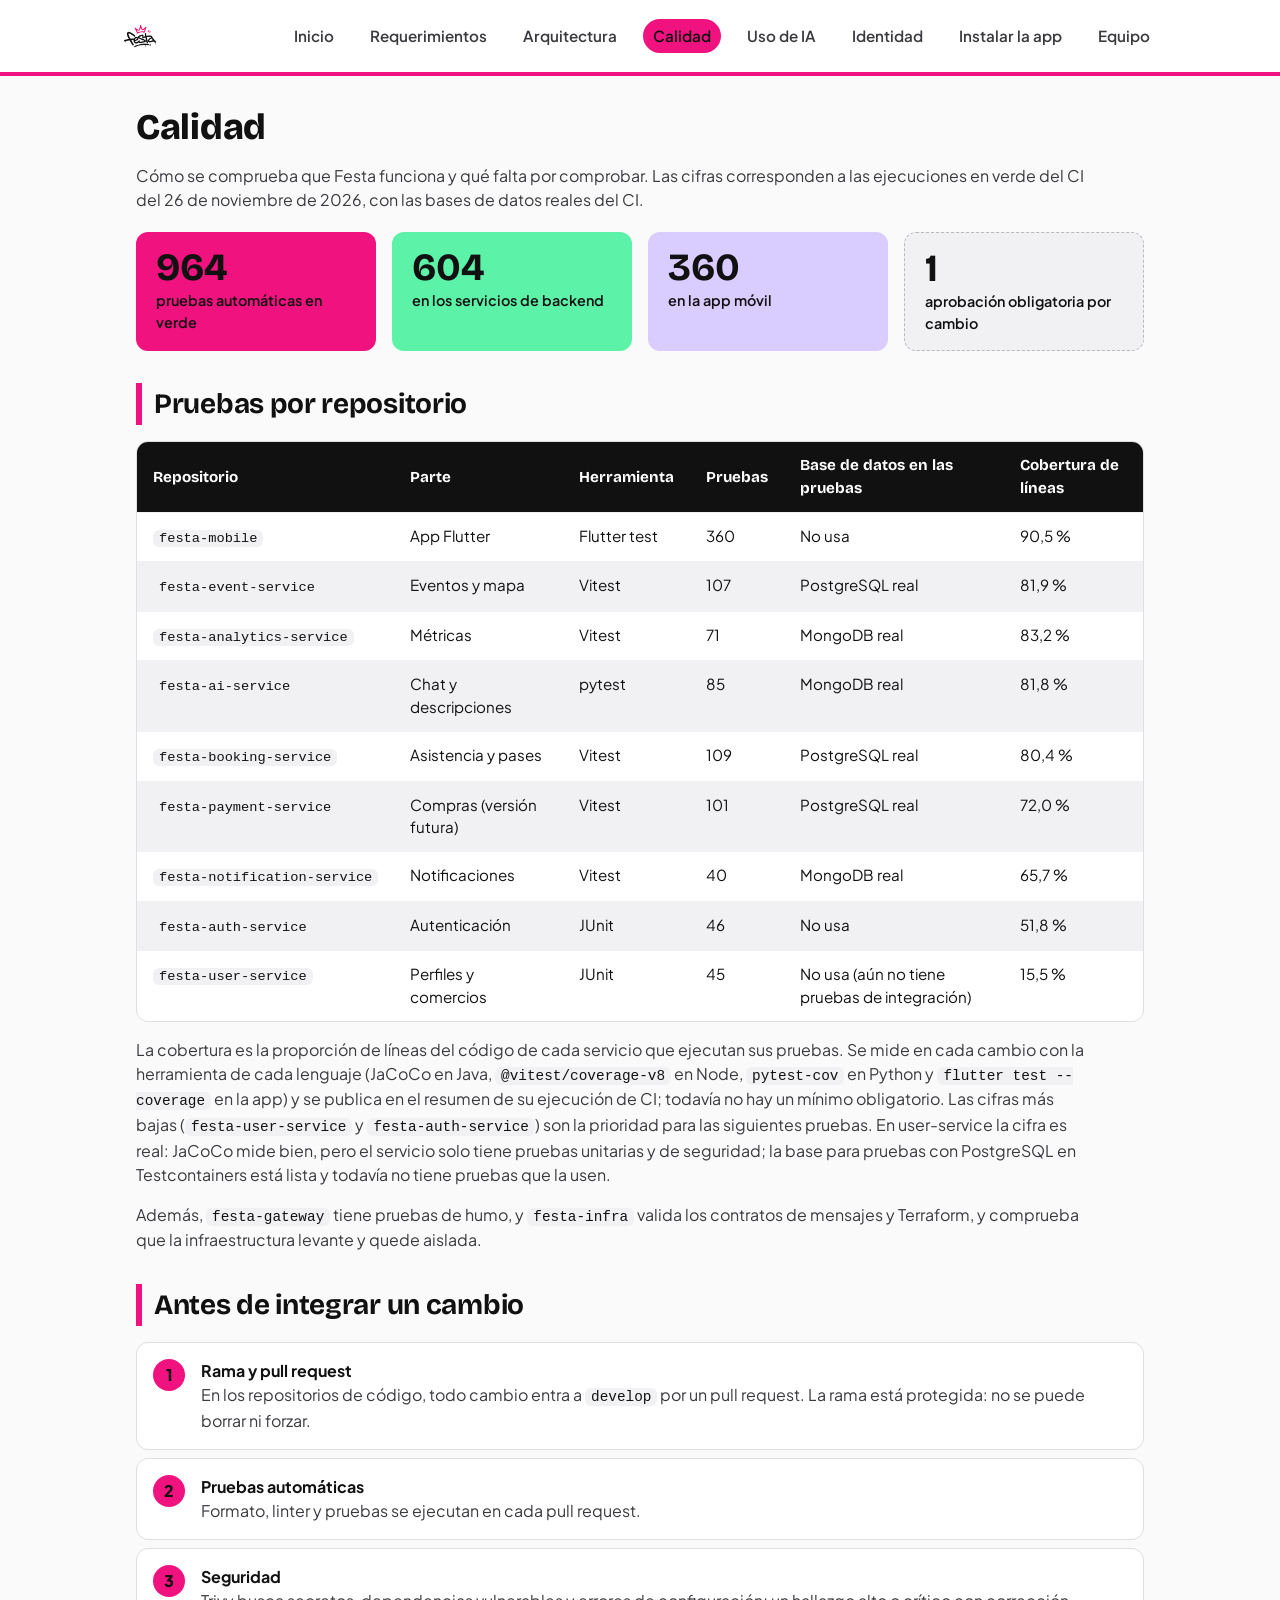
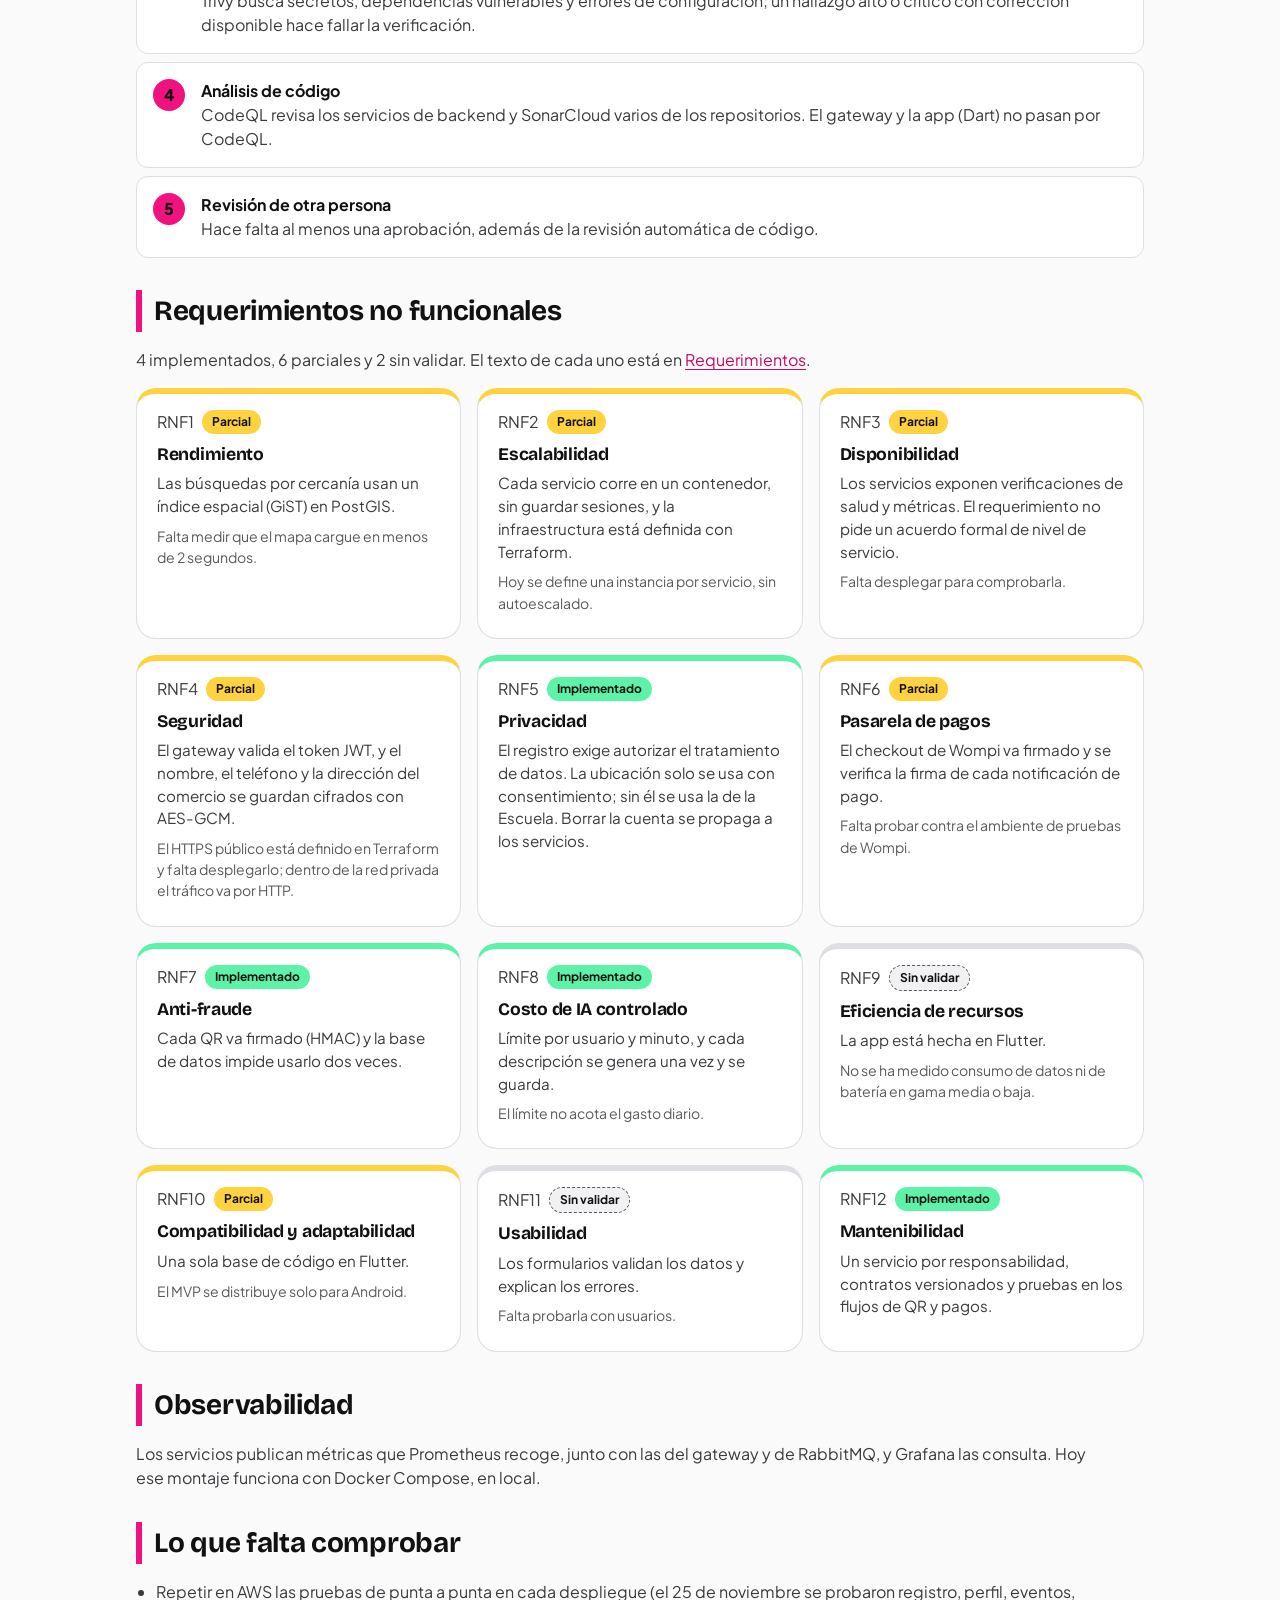
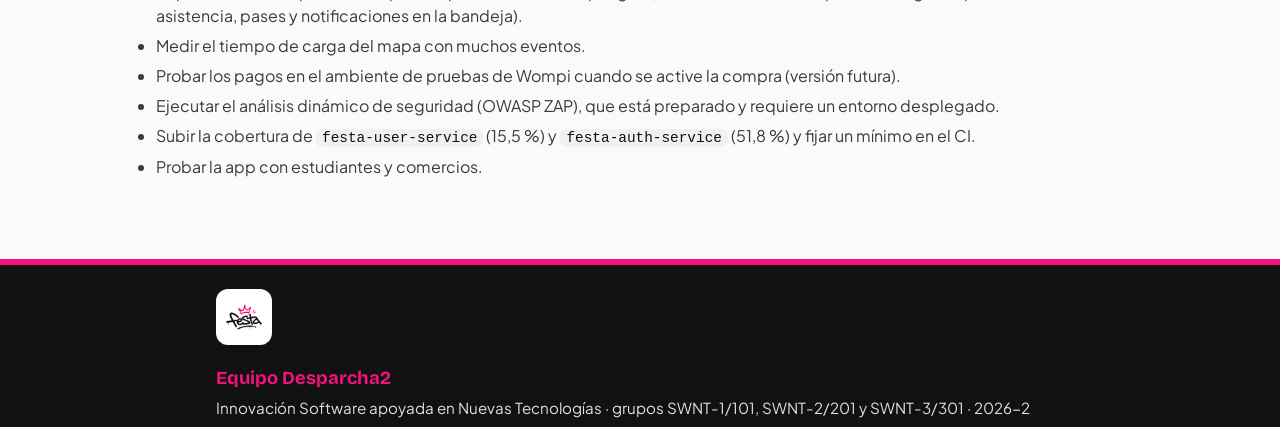
<file: site/calidad.html>
<!doctype html>
<html lang="es">
<head>
  <meta charset="utf-8">
  <meta name="viewport" content="width=device-width, initial-scale=1">
  <title>Calidad · Festa</title>
  <link rel="stylesheet" href="assets/style.css">
  <script src="assets/site.js" defer></script>
</head>
<body>
  <header class="top">
    <a class="brand" href="index.html"><img src="assets/images/logo_festa.png" alt="Festa"></a>
                    <nav>
      <a href="index.html">Inicio</a>
      <a href="requisitos.html">Requerimientos</a>
      <a href="arquitectura.html">Arquitectura</a>
      <a href="calidad.html" aria-current="page">Calidad</a>
      <a href="ia.html">Uso de IA</a>
      <a href="identidad.html">Identidad</a>
      <a href="instalacion.html">Instalar la app</a>
      <a href="equipo.html">Equipo</a>
    </nav>
  </header>

  <main class="doc calidad">
<h1>Calidad</h1>
<p>Cómo se comprueba que Festa funciona y qué falta por comprobar. Las cifras corresponden a las ejecuciones en verde del CI del 26 de noviembre de 2026, con las bases de datos reales del CI.</p>

<div class="stats">
<div class="stat stat-must"><strong>964</strong><span>pruebas automáticas en verde</span></div>
<div class="stat stat-should"><strong>604</strong><span>en los servicios de backend</span></div>
<div class="stat stat-could"><strong>360</strong><span>en la app móvil</span></div>
<div class="stat stat-wont"><strong>1</strong><span>aprobación obligatoria por cambio</span></div>
</div>

<h2>Pruebas por repositorio</h2>
<table>
<thead><tr><th>Repositorio</th><th>Parte</th><th>Herramienta</th><th>Pruebas</th><th>Base de datos en las pruebas</th><th>Cobertura de líneas</th></tr></thead>
<tbody>
<tr><td><code>festa-mobile</code></td><td>App Flutter</td><td>Flutter test</td><td>360</td><td>No usa</td><td>90,5 %</td></tr>
<tr><td><code>festa-event-service</code></td><td>Eventos y mapa</td><td>Vitest</td><td>107</td><td>PostgreSQL real</td><td>81,9 %</td></tr>
<tr><td><code>festa-analytics-service</code></td><td>Métricas</td><td>Vitest</td><td>71</td><td>MongoDB real</td><td>83,2 %</td></tr>
<tr><td><code>festa-ai-service</code></td><td>Chat y descripciones</td><td>pytest</td><td>85</td><td>MongoDB real</td><td>81,8 %</td></tr>
<tr><td><code>festa-booking-service</code></td><td>Asistencia y pases</td><td>Vitest</td><td>109</td><td>PostgreSQL real</td><td>80,4 %</td></tr>
<tr><td><code>festa-payment-service</code></td><td>Compras (versión futura)</td><td>Vitest</td><td>101</td><td>PostgreSQL real</td><td>72,0 %</td></tr>
<tr><td><code>festa-notification-service</code></td><td>Notificaciones</td><td>Vitest</td><td>40</td><td>MongoDB real</td><td>65,7 %</td></tr>
<tr><td><code>festa-auth-service</code></td><td>Autenticación</td><td>JUnit</td><td>46</td><td>No usa</td><td>51,8 %</td></tr>
<tr><td><code>festa-user-service</code></td><td>Perfiles y comercios</td><td>JUnit</td><td>45</td><td>No usa (aún no tiene pruebas de integración)</td><td>15,5 %</td></tr>
</tbody>
</table>
<p>La cobertura es la proporción de líneas del código de cada servicio que ejecutan sus pruebas. Se mide en cada cambio con la herramienta de cada lenguaje (JaCoCo en Java, <code>@vitest/coverage-v8</code> en Node, <code>pytest-cov</code> en Python y <code>flutter test --coverage</code> en la app) y se publica en el resumen de su ejecución de CI; todavía no hay un mínimo obligatorio. Las cifras más bajas (<code>festa-user-service</code> y <code>festa-auth-service</code>) son la prioridad para las siguientes pruebas. En user-service la cifra es real: JaCoCo mide bien, pero el servicio solo tiene pruebas unitarias y de seguridad; la base para pruebas con PostgreSQL en Testcontainers está lista y todavía no tiene pruebas que la usen.</p>
<p>Además, <code>festa-gateway</code> tiene pruebas de humo, y <code>festa-infra</code> valida los contratos de mensajes y Terraform, y comprueba que la infraestructura levante y quede aislada.</p>

<h2>Antes de integrar un cambio</h2>
<ol class="pasos">
<li><strong>Rama y pull request</strong><span>En los repositorios de código, todo cambio entra a <code>develop</code> por un pull request. La rama está protegida: no se puede borrar ni forzar.</span></li>
<li><strong>Pruebas automáticas</strong><span>Formato, linter y pruebas se ejecutan en cada pull request.</span></li>
<li><strong>Seguridad</strong><span>Trivy busca secretos, dependencias vulnerables y errores de configuración; un hallazgo alto o crítico con corrección disponible hace fallar la verificación.</span></li>
<li><strong>Análisis de código</strong><span>CodeQL revisa los servicios de backend y SonarCloud varios de los repositorios. El gateway y la app (Dart) no pasan por CodeQL.</span></li>
<li><strong>Revisión de otra persona</strong><span>Hace falta al menos una aprobación, además de la revisión automática de código.</span></li>
</ol>

<h2>Requerimientos no funcionales</h2>
<p>4 implementados, 6 parciales y 2 sin validar. El texto de cada uno está en <a href="requisitos.html#no-funcionales">Requerimientos</a>.</p>
<ul class="calidad-lista">
<li class="q q-parcial">
<div class="rf-cab"><span class="rf-id">RNF1</span><span class="chip q-chip">Parcial</span></div>
<h3>Rendimiento</h3>
<p>Las búsquedas por cercanía usan un índice espacial (GiST) en PostGIS.</p>
<p class="q-falta">Falta medir que el mapa cargue en menos de 2 segundos.</p>
</li>
<li class="q q-parcial">
<div class="rf-cab"><span class="rf-id">RNF2</span><span class="chip q-chip">Parcial</span></div>
<h3>Escalabilidad</h3>
<p>Cada servicio corre en un contenedor, sin guardar sesiones, y la infraestructura está definida con Terraform.</p>
<p class="q-falta">Hoy se define una instancia por servicio, sin autoescalado.</p>
</li>
<li class="q q-parcial">
<div class="rf-cab"><span class="rf-id">RNF3</span><span class="chip q-chip">Parcial</span></div>
<h3>Disponibilidad</h3>
<p>Los servicios exponen verificaciones de salud y métricas. El requerimiento no pide un acuerdo formal de nivel de servicio.</p>
<p class="q-falta">Falta desplegar para comprobarla.</p>
</li>
<li class="q q-parcial">
<div class="rf-cab"><span class="rf-id">RNF4</span><span class="chip q-chip">Parcial</span></div>
<h3>Seguridad</h3>
<p>El gateway valida el token JWT, y el nombre, el teléfono y la dirección del comercio se guardan cifrados con AES-GCM.</p>
<p class="q-falta">El HTTPS público está definido en Terraform y falta desplegarlo; dentro de la red privada el tráfico va por HTTP.</p>
</li>
<li class="q q-ok">
<div class="rf-cab"><span class="rf-id">RNF5</span><span class="chip q-chip">Implementado</span></div>
<h3>Privacidad</h3>
<p>El registro exige autorizar el tratamiento de datos. La ubicación solo se usa con consentimiento; sin él se usa la de la Escuela. Borrar la cuenta se propaga a los servicios.</p>
</li>
<li class="q q-parcial">
<div class="rf-cab"><span class="rf-id">RNF6</span><span class="chip q-chip">Parcial</span></div>
<h3>Pasarela de pagos</h3>
<p>El checkout de Wompi va firmado y se verifica la firma de cada notificación de pago.</p>
<p class="q-falta">Falta probar contra el ambiente de pruebas de Wompi.</p>
</li>
<li class="q q-ok">
<div class="rf-cab"><span class="rf-id">RNF7</span><span class="chip q-chip">Implementado</span></div>
<h3>Anti-fraude</h3>
<p>Cada QR va firmado (HMAC) y la base de datos impide usarlo dos veces.</p>
</li>
<li class="q q-ok">
<div class="rf-cab"><span class="rf-id">RNF8</span><span class="chip q-chip">Implementado</span></div>
<h3>Costo de IA controlado</h3>
<p>Límite por usuario y minuto, y cada descripción se genera una vez y se guarda.</p>
<p class="q-falta">El límite no acota el gasto diario.</p>
</li>
<li class="q q-pendiente">
<div class="rf-cab"><span class="rf-id">RNF9</span><span class="chip q-chip">Sin validar</span></div>
<h3>Eficiencia de recursos</h3>
<p>La app está hecha en Flutter.</p>
<p class="q-falta">No se ha medido consumo de datos ni de batería en gama media o baja.</p>
</li>
<li class="q q-parcial">
<div class="rf-cab"><span class="rf-id">RNF10</span><span class="chip q-chip">Parcial</span></div>
<h3>Compatibilidad y adaptabilidad</h3>
<p>Una sola base de código en Flutter.</p>
<p class="q-falta">El MVP se distribuye solo para Android.</p>
</li>
<li class="q q-pendiente">
<div class="rf-cab"><span class="rf-id">RNF11</span><span class="chip q-chip">Sin validar</span></div>
<h3>Usabilidad</h3>
<p>Los formularios validan los datos y explican los errores.</p>
<p class="q-falta">Falta probarla con usuarios.</p>
</li>
<li class="q q-ok">
<div class="rf-cab"><span class="rf-id">RNF12</span><span class="chip q-chip">Implementado</span></div>
<h3>Mantenibilidad</h3>
<p>Un servicio por responsabilidad, contratos versionados y pruebas en los flujos de QR y pagos.</p>
</li>
</ul>

<h2>Observabilidad</h2>
<p>Los servicios publican métricas que Prometheus recoge, junto con las del gateway y de RabbitMQ, y Grafana las consulta. Hoy ese montaje funciona con Docker Compose, en local.</p>

<h2>Lo que falta comprobar</h2>
<ul>
<li>Repetir en AWS las pruebas de punta a punta en cada despliegue (el 25 de noviembre se probaron registro, perfil, eventos, asistencia, pases y notificaciones en la bandeja).</li>
<li>Medir el tiempo de carga del mapa con muchos eventos.</li>
<li>Probar los pagos en el ambiente de pruebas de Wompi cuando se active la compra (versión futura).</li>
<li>Ejecutar el análisis dinámico de seguridad (OWASP ZAP), que está preparado y requiere un entorno desplegado.</li>
<li>Subir la cobertura de <code>festa-user-service</code> (15,5 %) y <code>festa-auth-service</code> (51,8 %) y fijar un mínimo en el CI.</li>
<li>Probar la app con estudiantes y comercios.</li>
</ul>
  </main>
  <footer class="pie">
    <div class="pie-inner">
      <img src="assets/images/logo_festa.png" alt="Festa">
      <div>
        <strong>Equipo Desparcha2</strong>
        <p>Innovación Software apoyada en Nuevas Tecnologías · grupos SWNT-1/101, SWNT-2/201 y SWNT-3/301 · 2026-2</p>
      </div>
    </div>
  </footer>
</body>
</html>
</file>
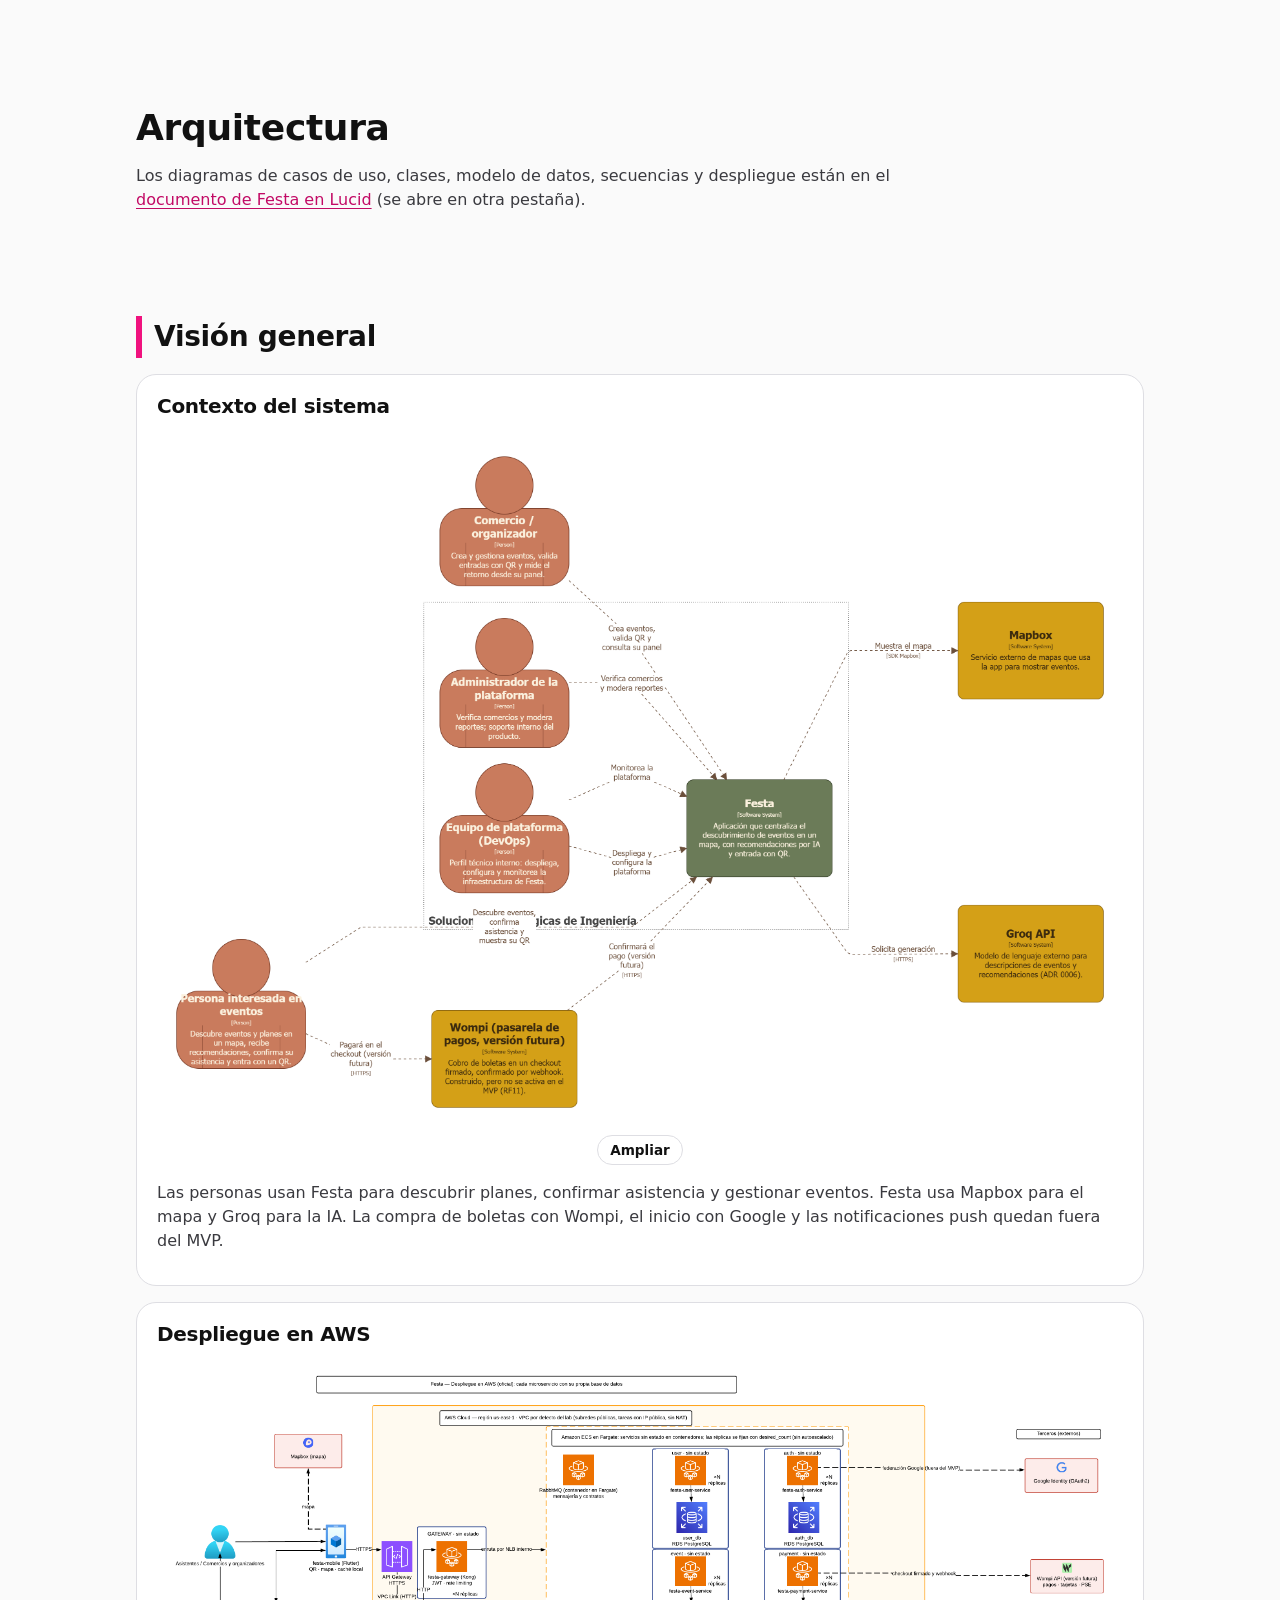
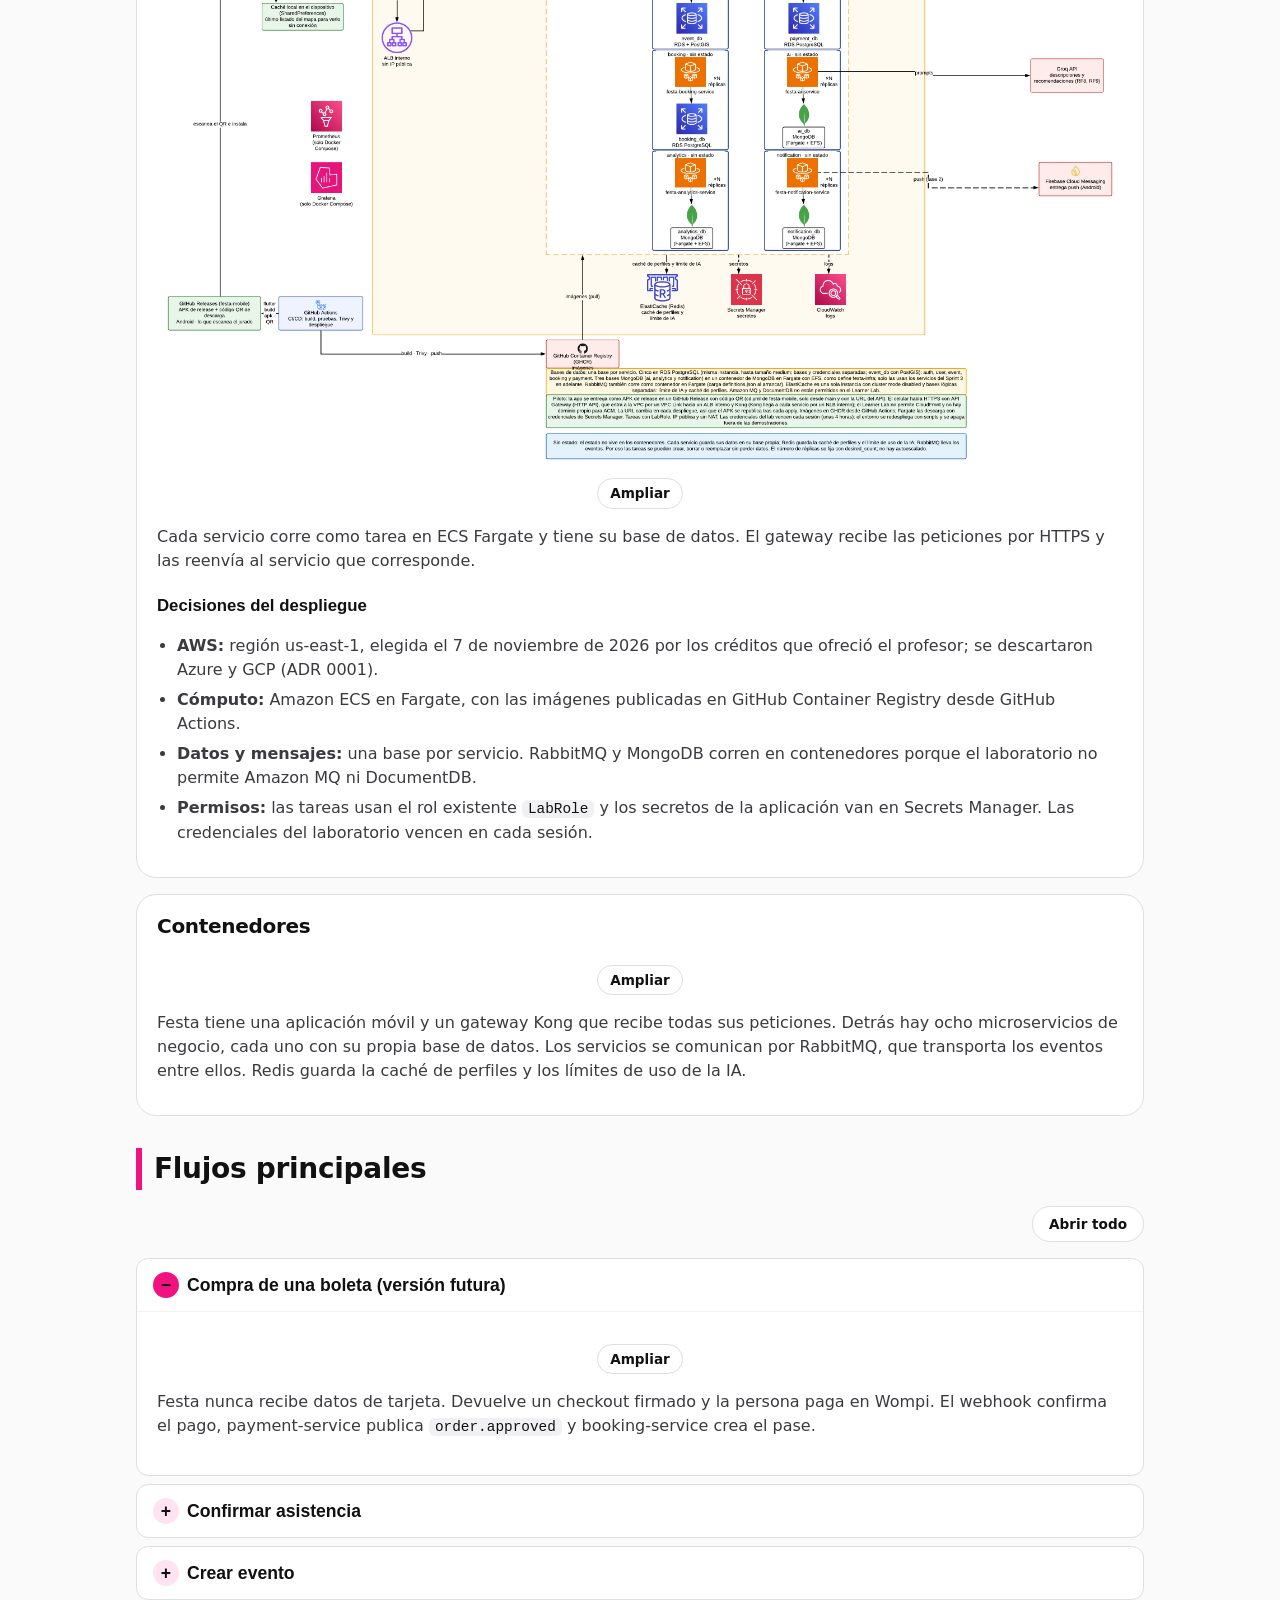
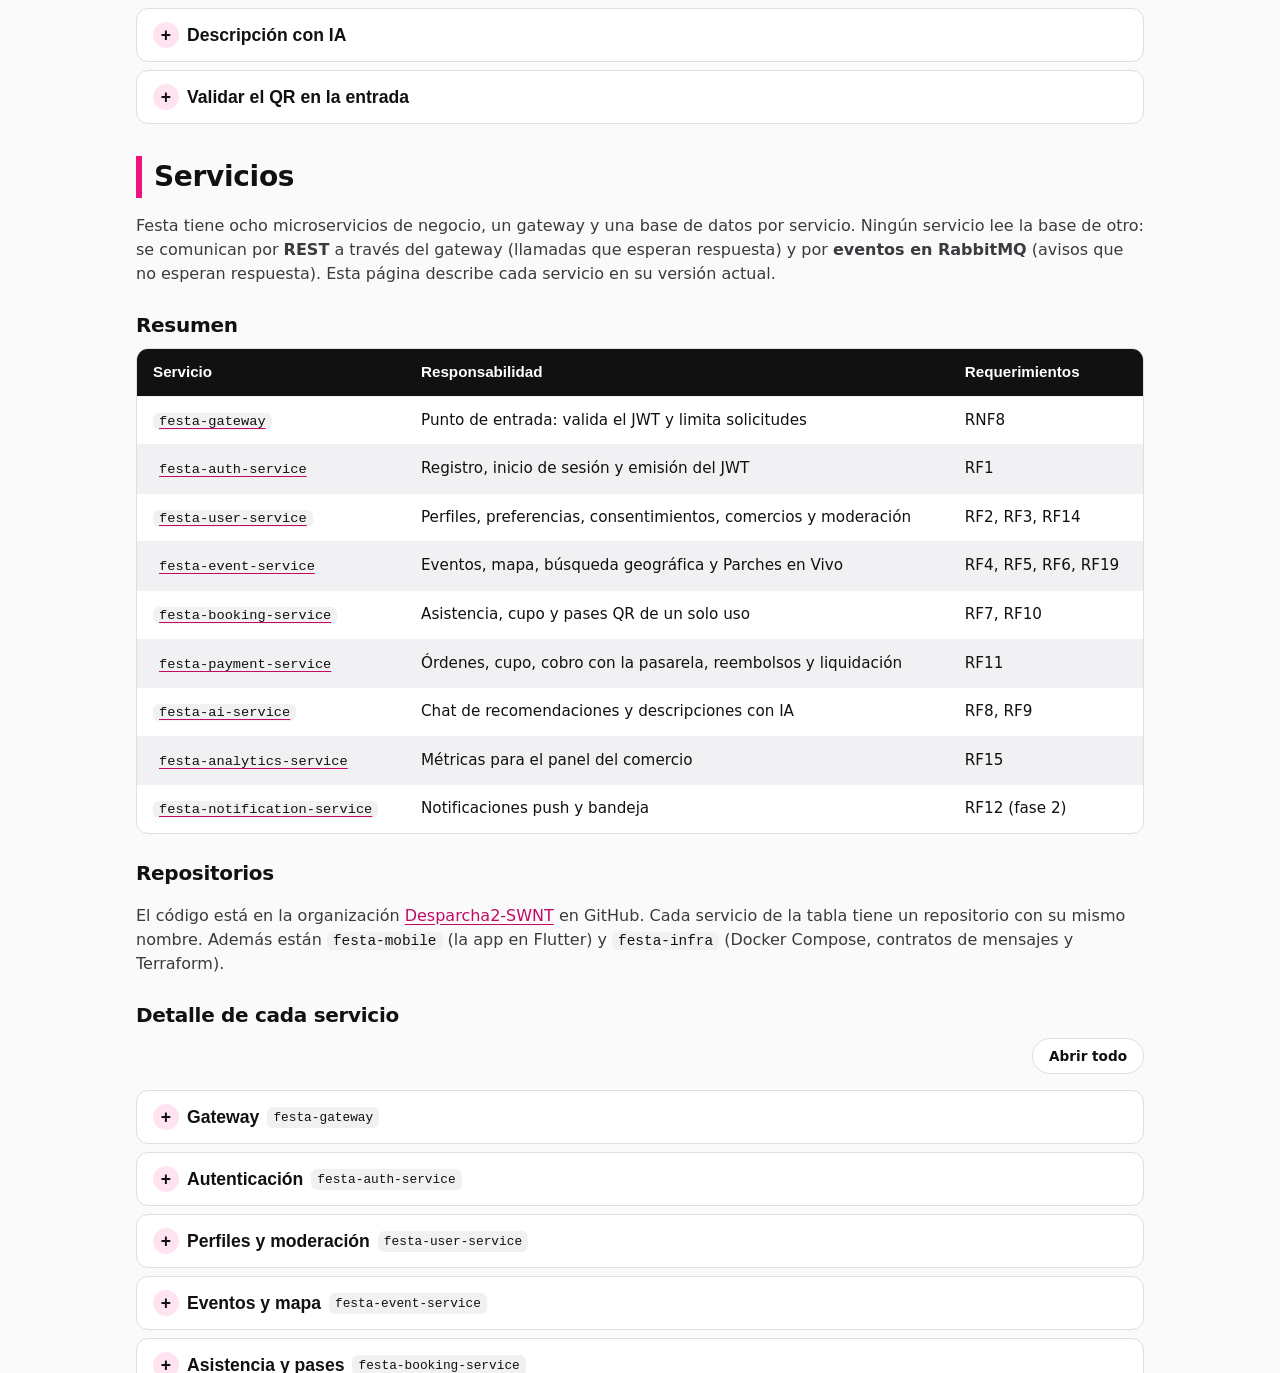
<file: site/contratos.html>
<!doctype html><html lang="es"><head><meta charset="utf-8"><meta http-equiv="refresh" content="0; url=arquitectura.html#contratos"><title>Contratos · Festa</title></head><body><p>Los contratos entre servicios están en <a href="arquitectura.html#contratos">Arquitectura</a>.</p></body></html>
</file>
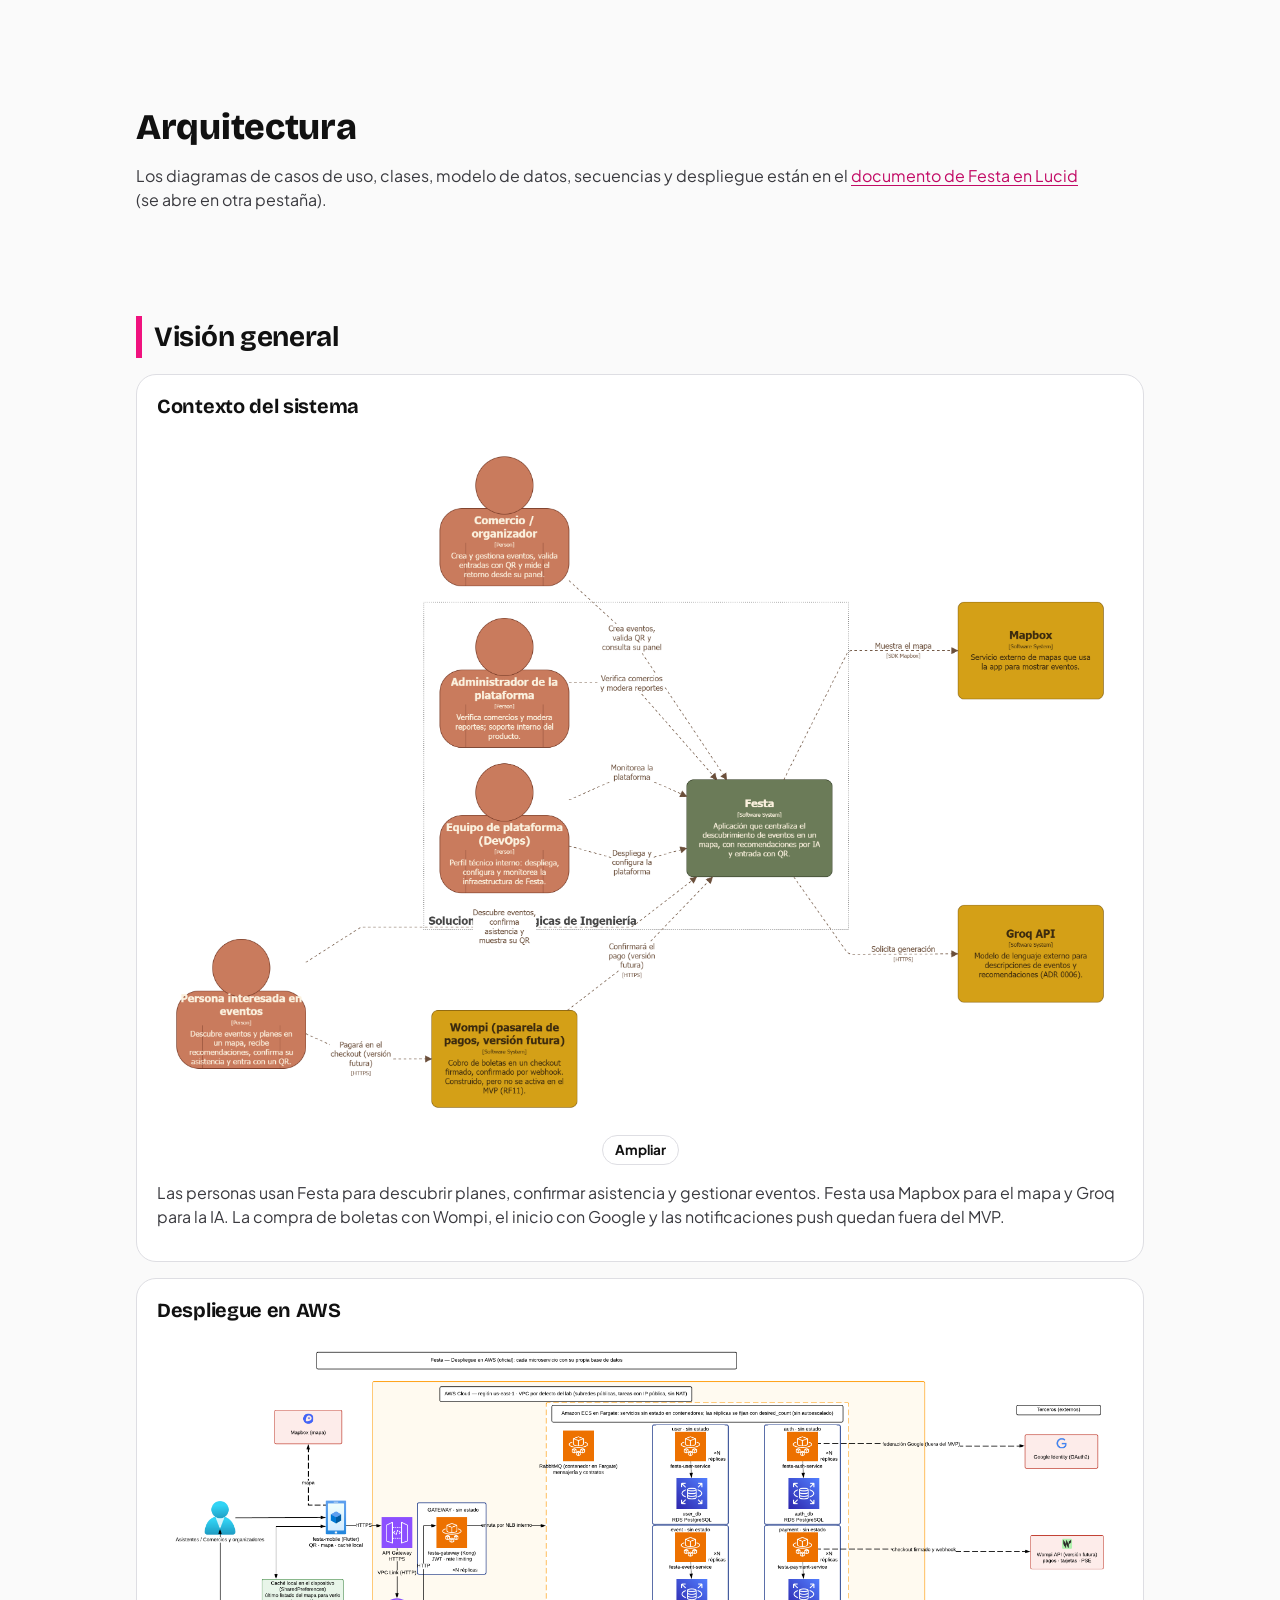
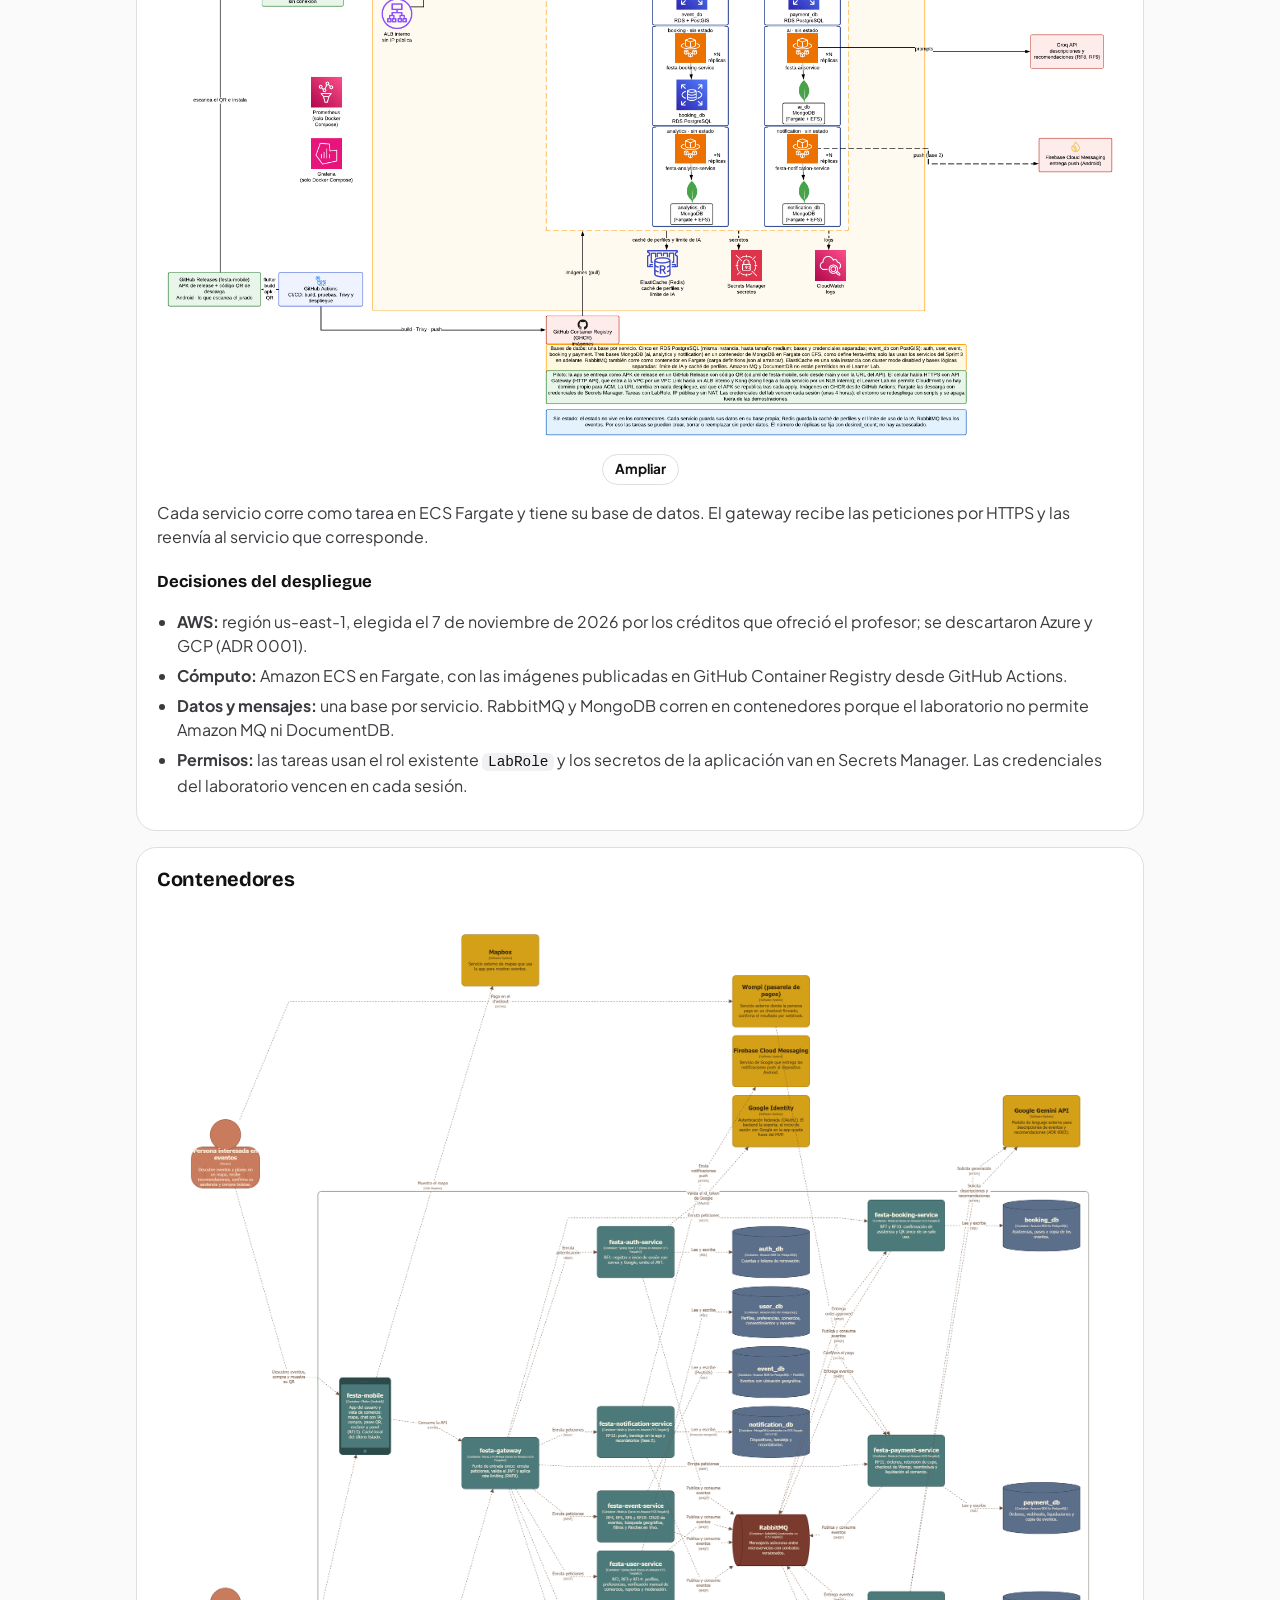
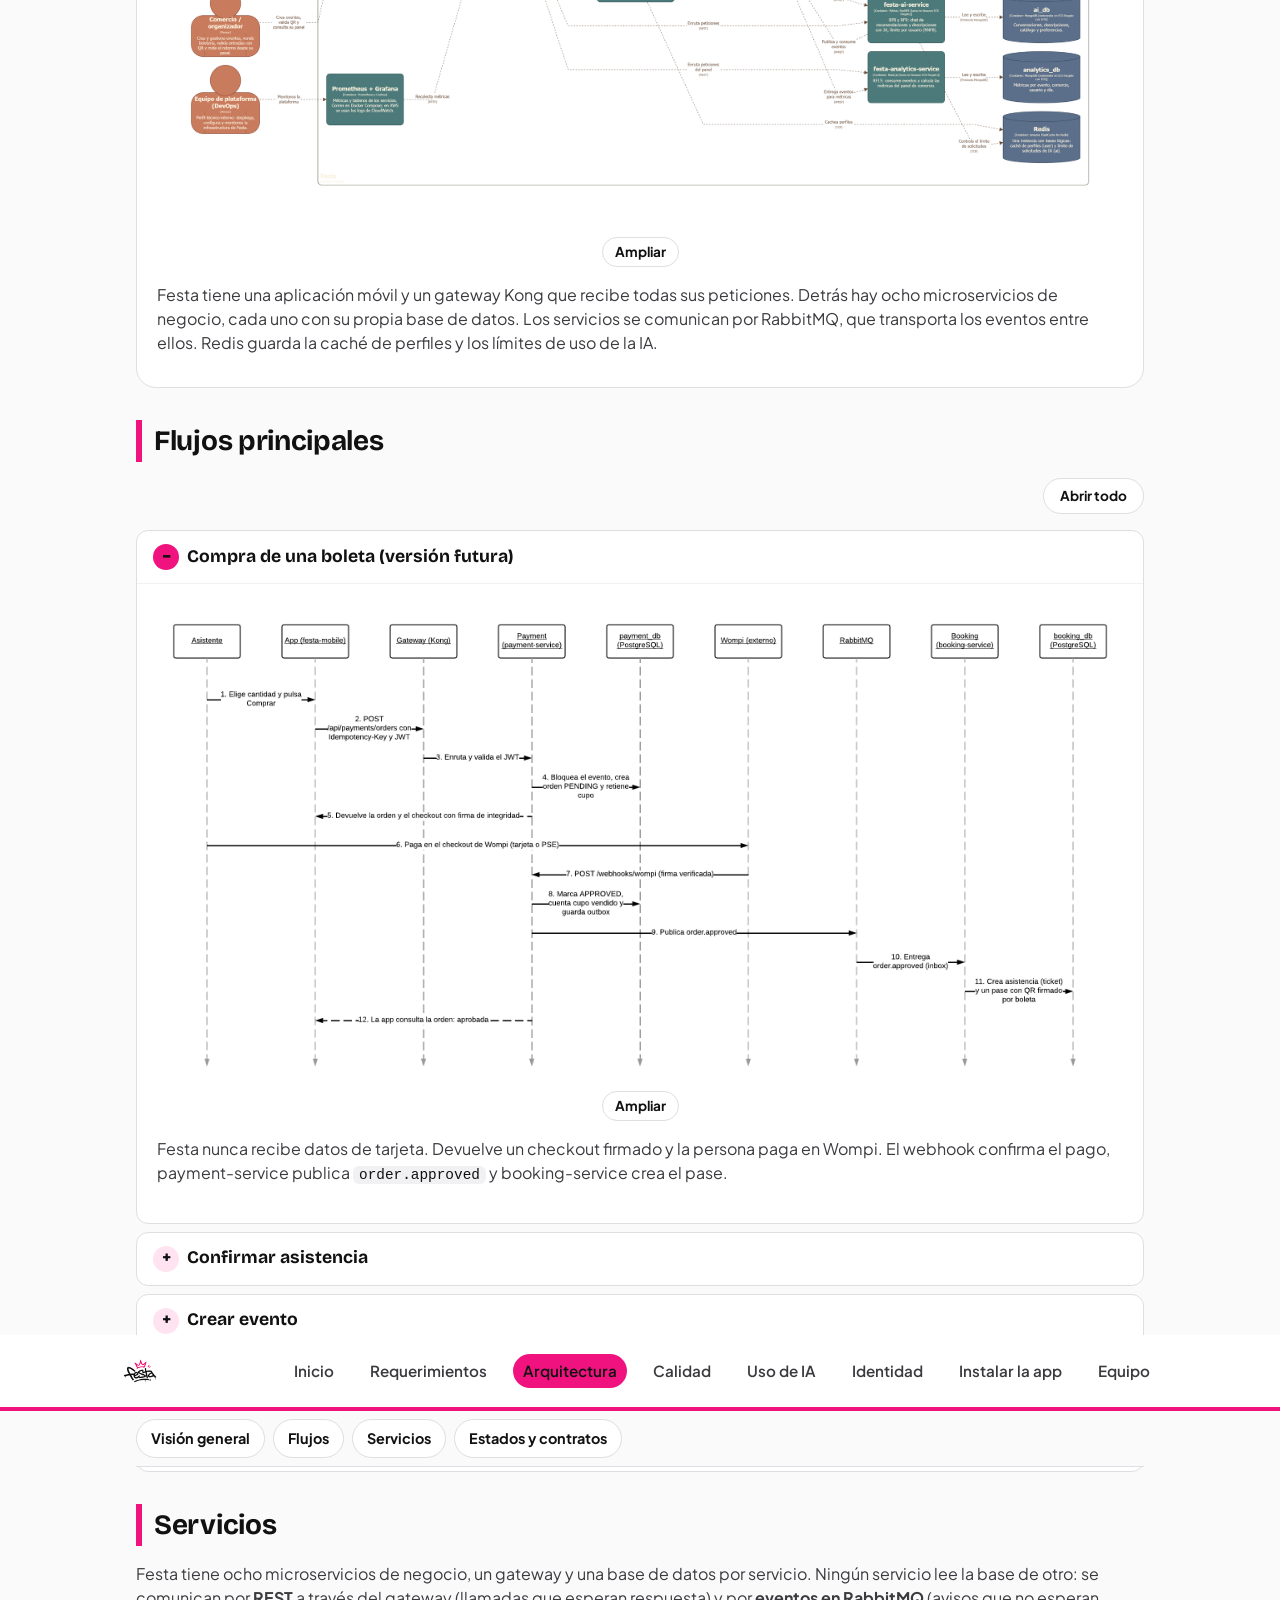
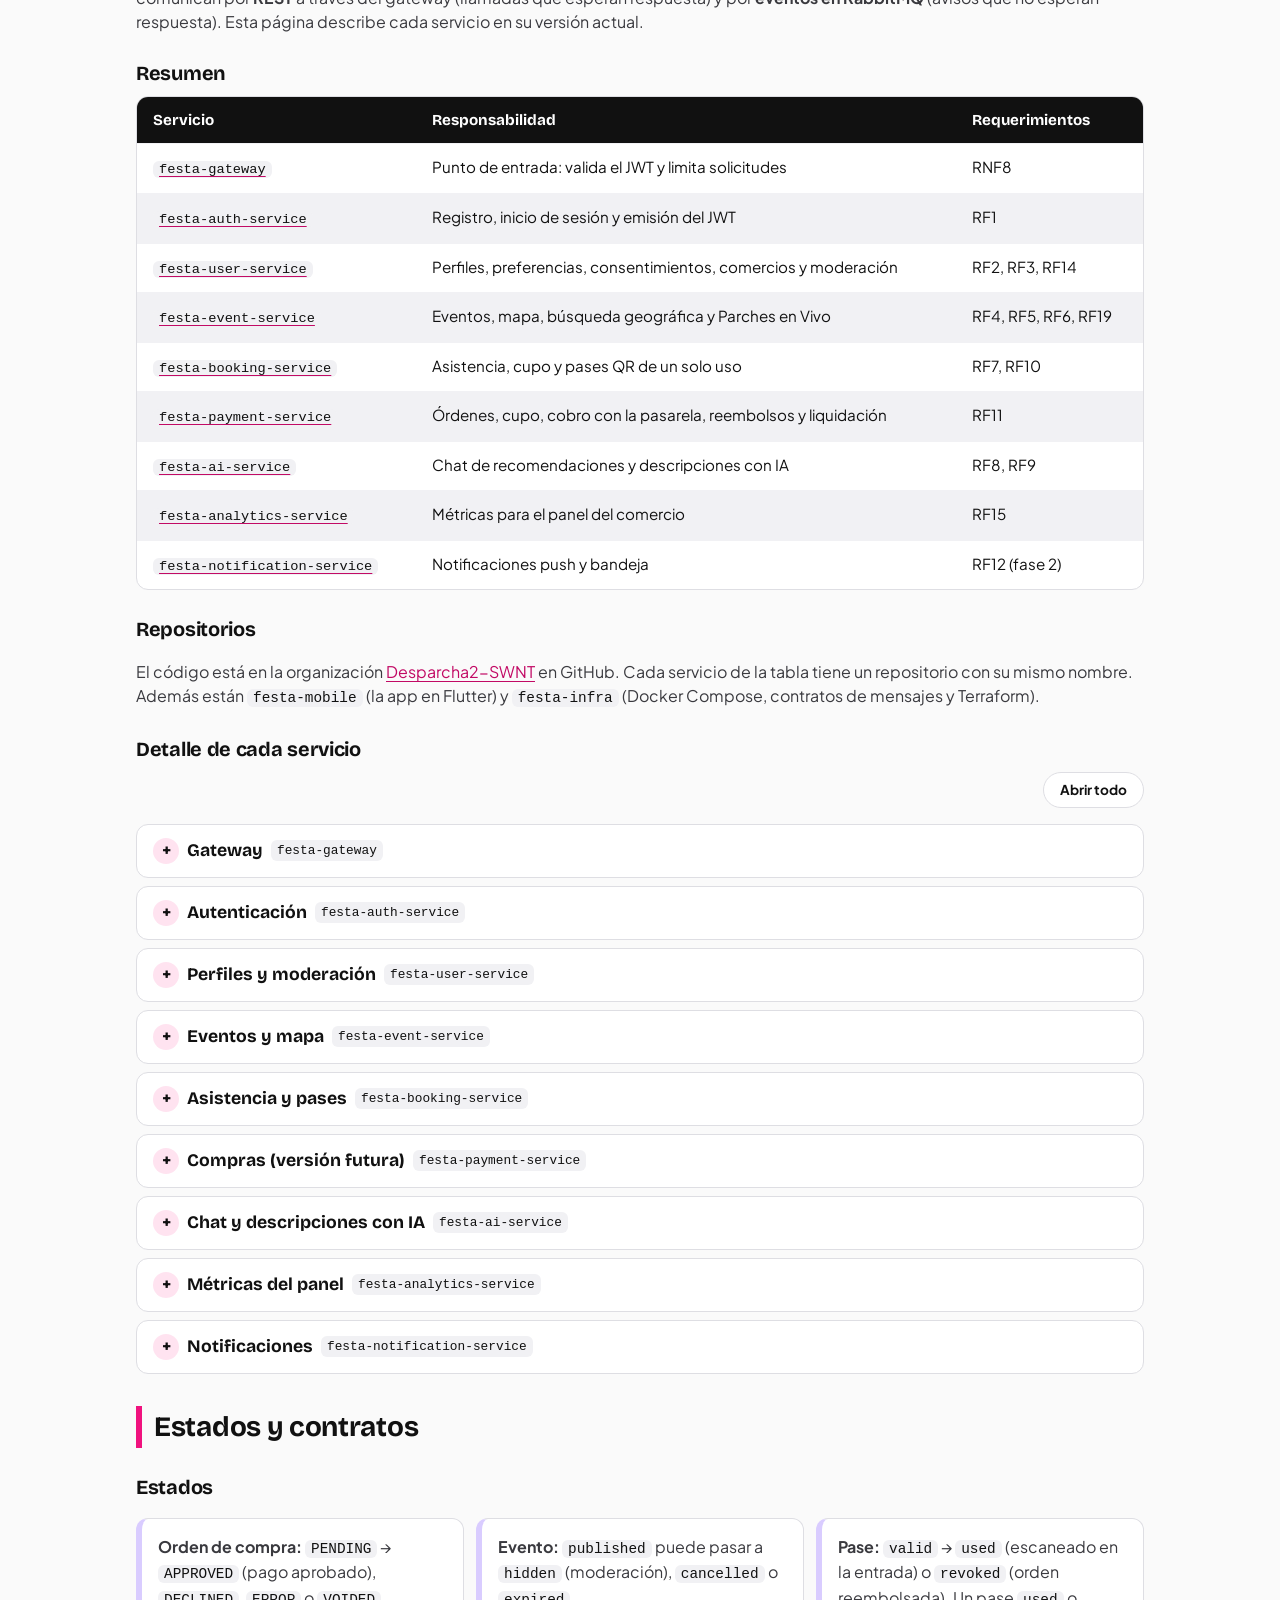
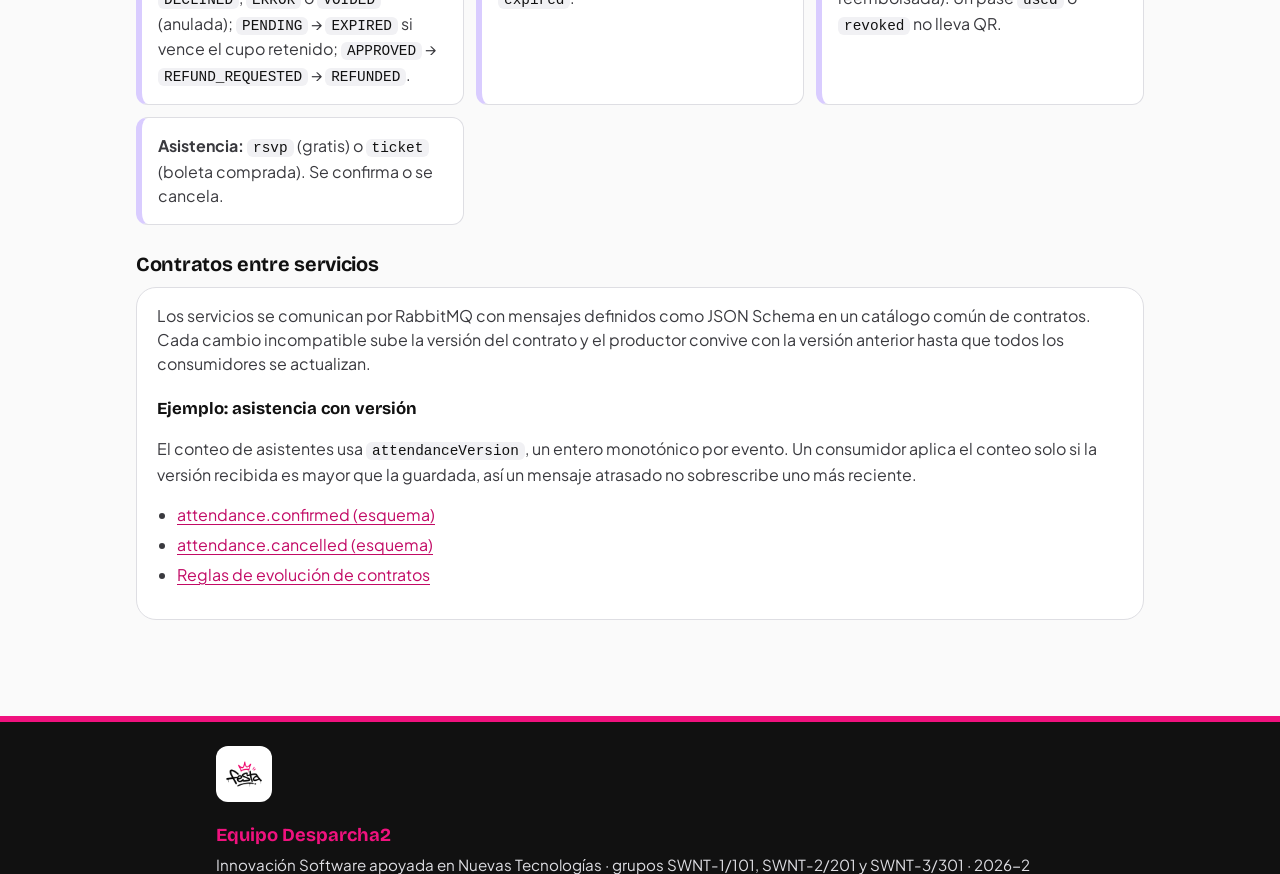
<file: site/decisiones.html>
<!doctype html><html lang="es"><head><meta charset="utf-8"><meta http-equiv="refresh" content="0; url=arquitectura.html#servicios"><title>Decisiones · Festa</title></head><body><p>Las decisiones de arquitectura están en <a href="arquitectura.html#servicios">Arquitectura</a>.</p></body></html>
</file>
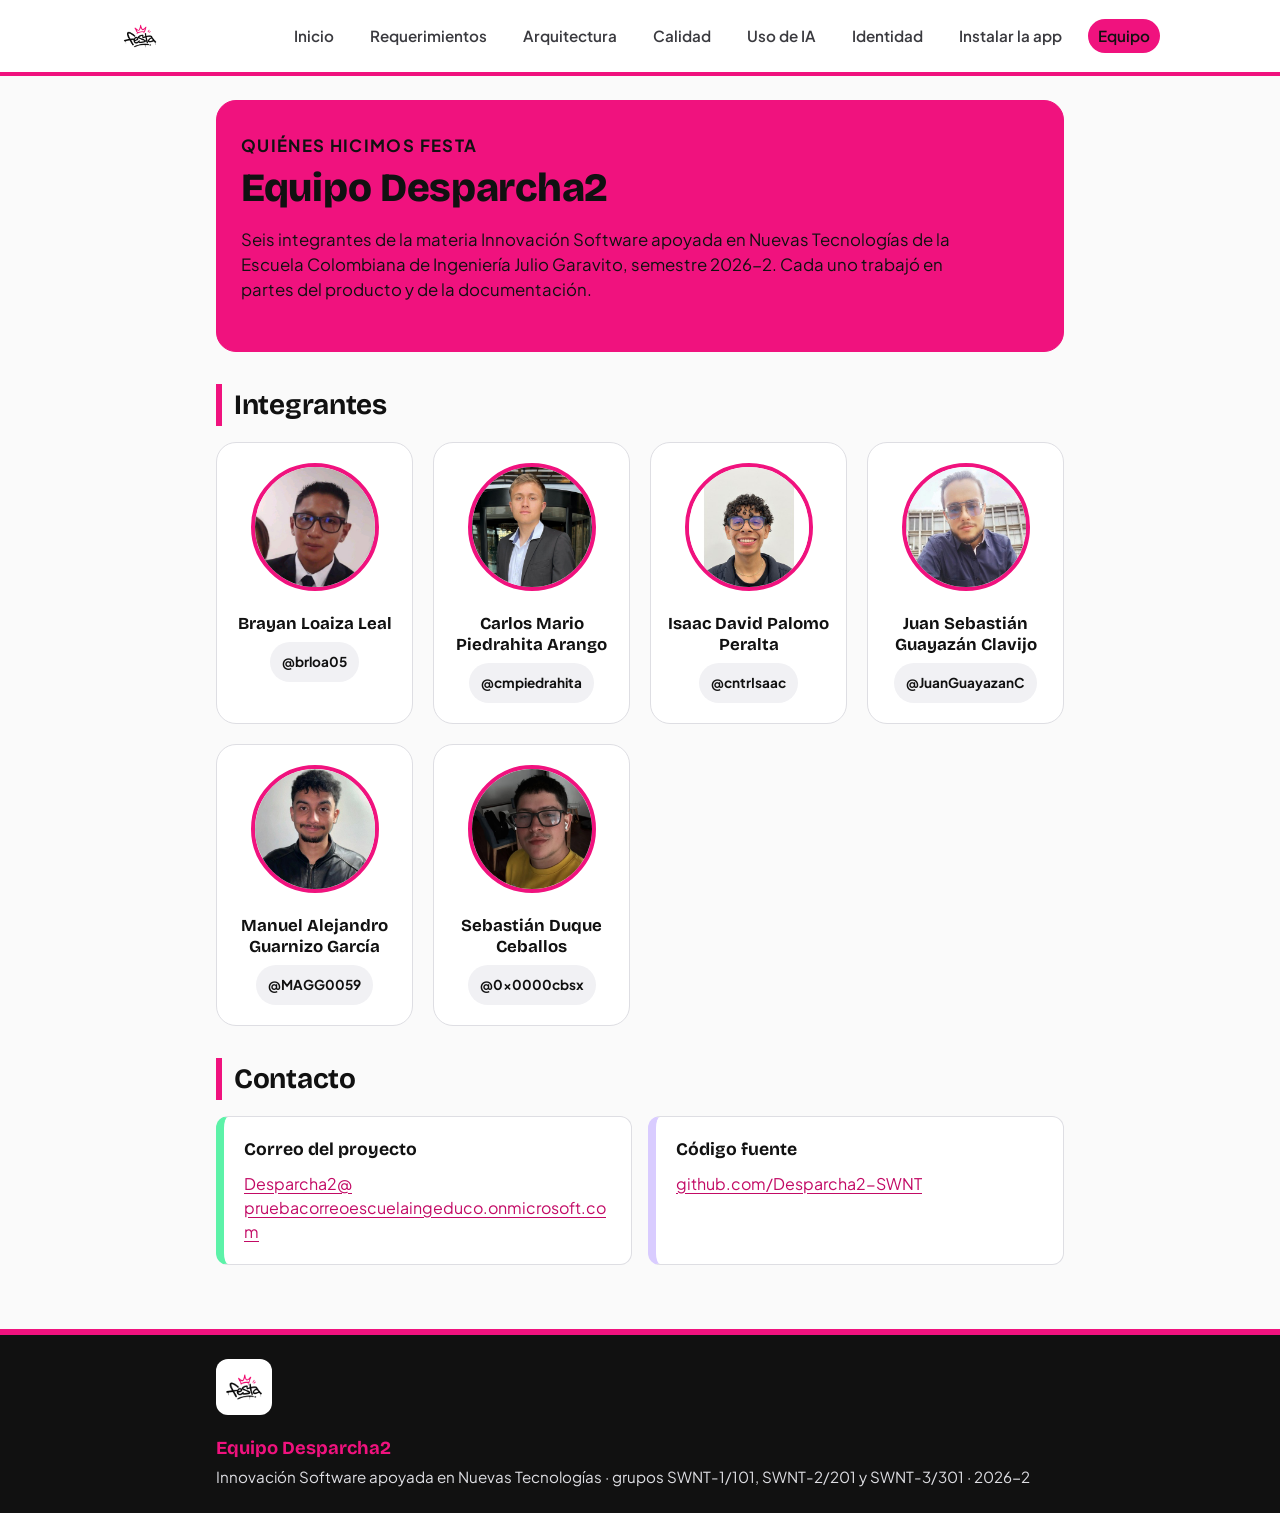
<file: site/equipo.html>
<!doctype html>
<html lang="es">
<head>
  <meta charset="utf-8">
  <meta name="viewport" content="width=device-width, initial-scale=1">
  <title>Equipo · Festa</title>
  <link rel="stylesheet" href="assets/style.css">
  <script src="assets/site.js" defer></script>
</head>
<body>
  <header class="top">
    <a class="brand" href="index.html"><img src="assets/images/logo_festa.png" alt="Festa"></a>
                    <nav>
      <a href="index.html">Inicio</a>
      <a href="requisitos.html">Requerimientos</a>
      <a href="arquitectura.html">Arquitectura</a>
      <a href="calidad.html">Calidad</a>
      <a href="ia.html">Uso de IA</a>
      <a href="identidad.html">Identidad</a>
      <a href="instalacion.html">Instalar la app</a>
      <a href="equipo.html" aria-current="page">Equipo</a>
    </nav>
  </header>

  <main>
    <section class="hero hero-equipo">
      <p class="kicker">Quiénes hicimos Festa</p>
      <h1>Equipo Desparcha2</h1>
      <p>Seis integrantes de la materia Innovación Software apoyada en Nuevas Tecnologías de la Escuela Colombiana de Ingeniería Julio Garavito, semestre 2026-2. Cada uno trabajó en partes del producto y de la documentación.</p>
    </section>

    <section>
      <h2>Integrantes</h2>
      <ul class="equipo">
        <li class="miembro"><img src="assets/team/brayan.jpg" alt="Foto de Brayan Loaiza Leal"><strong>Brayan Loaiza Leal</strong><a class="red" href="https://github.com/brloa05">@brloa05</a></li>
        <li class="miembro"><img src="assets/team/carlos.jpg" alt="Foto de Carlos Mario Piedrahita Arango"><strong>Carlos Mario Piedrahita Arango</strong><a class="red" href="https://github.com/cmpiedrahita">@cmpiedrahita</a></li>
        <li class="miembro"><img src="assets/team/isaac.jpg" alt="Foto de Isaac David Palomo Peralta"><strong>Isaac David Palomo Peralta</strong><a class="red" href="https://github.com/cntrIsaac">@cntrIsaac</a></li>
        <li class="miembro"><img src="assets/team/juan.jpg" alt="Foto de Juan Sebastián Guayazán Clavijo"><strong>Juan Sebastián Guayazán Clavijo</strong><a class="red" href="https://github.com/JuanGuayazanC">@JuanGuayazanC</a></li>
        <li class="miembro"><img src="assets/team/manuel.jpg" alt="Foto de Manuel Alejandro Guarnizo García"><strong>Manuel Alejandro Guarnizo García</strong><a class="red" href="https://github.com/MAGG0059">@MAGG0059</a></li>
        <li class="miembro"><img src="assets/team/sebastian.jpg" alt="Foto de Sebastián Duque Ceballos"><strong>Sebastián Duque Ceballos</strong><a class="red" href="https://github.com/0x0000cbsx">@0x0000cbsx</a></li>
      </ul>
    </section>

    <section>
      <h2>Contacto</h2>
      <div class="contacto">
        <div>
          <strong>Correo del proyecto</strong>
          <p><a href="mailto:Desparcha2@pruebacorreoescuelaingeduco.onmicrosoft.com">Desparcha2@<wbr>pruebacorreoescuelaingeduco.onmicrosoft.com</a></p>
        </div>
        <div>
          <strong>Código fuente</strong>
          <p><a href="https://github.com/Desparcha2-SWNT">github.com/Desparcha2-SWNT</a></p>
        </div>
      </div>
    </section>
  </main>

  <footer class="pie">
    <div class="pie-inner">
      <img src="assets/images/logo_festa.png" alt="Festa">
      <div>
        <strong>Equipo Desparcha2</strong>
        <p>Innovación Software apoyada en Nuevas Tecnologías · grupos SWNT-1/101, SWNT-2/201 y SWNT-3/301 · 2026-2</p>
      </div>
    </div>
  </footer>
</body>
</html>
</file>
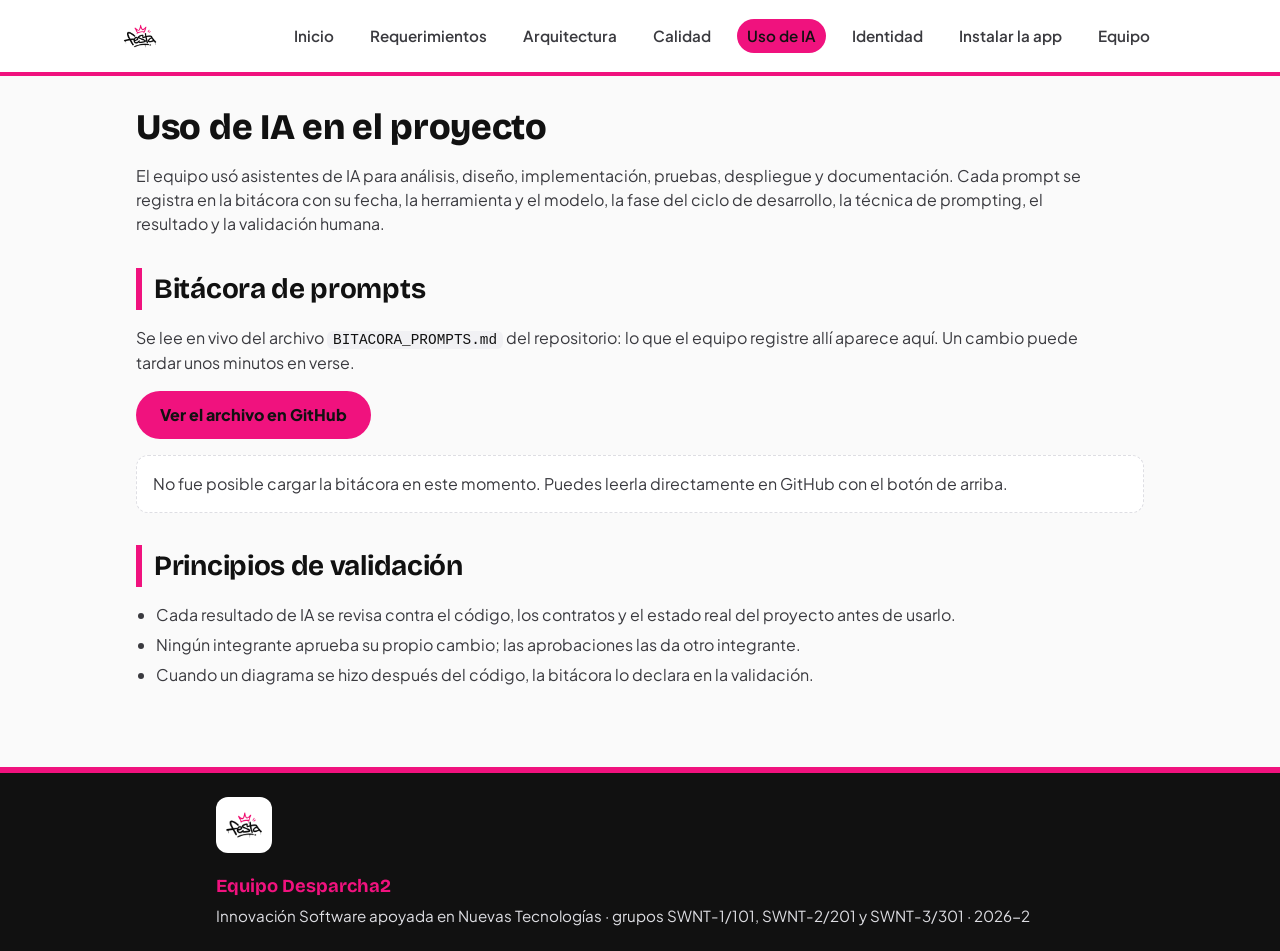
<file: site/ia.html>
<!doctype html>
<html lang="es">
<head>
  <meta charset="utf-8">
  <meta name="viewport" content="width=device-width, initial-scale=1">
  <title>Uso de IA · Festa</title>
  <link rel="stylesheet" href="assets/style.css">
  <script src="assets/site.js" defer></script>
  <script src="assets/bitacora.js" defer></script>
</head>
<body>
  <header class="top">
    <a class="brand" href="index.html"><img src="assets/images/logo_festa.png" alt="Festa"></a>
        <nav>
      <a href="index.html">Inicio</a>
      <a href="requisitos.html">Requerimientos</a>
      <a href="arquitectura.html">Arquitectura</a>
      <a href="calidad.html">Calidad</a>
      <a href="ia.html" aria-current="page">Uso de IA</a>
      <a href="identidad.html">Identidad</a>
      <a href="instalacion.html">Instalar la app</a>
      <a href="equipo.html">Equipo</a>
    </nav>
  </header>

  <main class="doc uso-ia">
<h1>Uso de IA en el proyecto</h1>
<p>El equipo usó asistentes de IA para análisis, diseño, implementación, pruebas, despliegue y documentación. Cada prompt se registra en la bitácora con su fecha, la herramienta y el modelo, la fase del ciclo de desarrollo, la técnica de prompting, el resultado y la validación humana.</p>
<h2>Bitácora de prompts</h2>
<p>Se lee en vivo del archivo <code>BITACORA_PROMPTS.md</code> del repositorio: lo que el equipo registre allí aparece aquí. Un cambio puede tardar unos minutos en verse.</p>
<p><a class="boton" href="https://github.com/Desparcha2-SWNT/.github/blob/main/BITACORA_PROMPTS.md" target="_blank" rel="noopener">Ver el archivo en GitHub</a></p>
<div id="bitacora" data-fuente="https://raw.githubusercontent.com/Desparcha2-SWNT/.github/main/BITACORA_PROMPTS.md" aria-live="polite">
<p class="bitacora-aviso">Cargando la bitácora…</p>
<noscript><p>Para verla aquí hace falta JavaScript. También está en el enlace de arriba.</p></noscript>
</div>

<h2>Principios de validación</h2>
<ul>
<li>Cada resultado de IA se revisa contra el código, los contratos y el estado real del proyecto antes de usarlo.</li>
<li>Ningún integrante aprueba su propio cambio; las aprobaciones las da otro integrante.</li>
<li>Cuando un diagrama se hizo después del código, la bitácora lo declara en la validación.</li>
</ul>

  </main>

  <footer class="pie">
    <div class="pie-inner">
      <img src="assets/images/logo_festa.png" alt="Festa">
      <div>
        <strong>Equipo Desparcha2</strong>
        <p>Innovación Software apoyada en Nuevas Tecnologías · grupos SWNT-1/101, SWNT-2/201 y SWNT-3/301 · 2026-2</p>
      </div>
    </div>
  </footer>
</body>
</html>
</file>
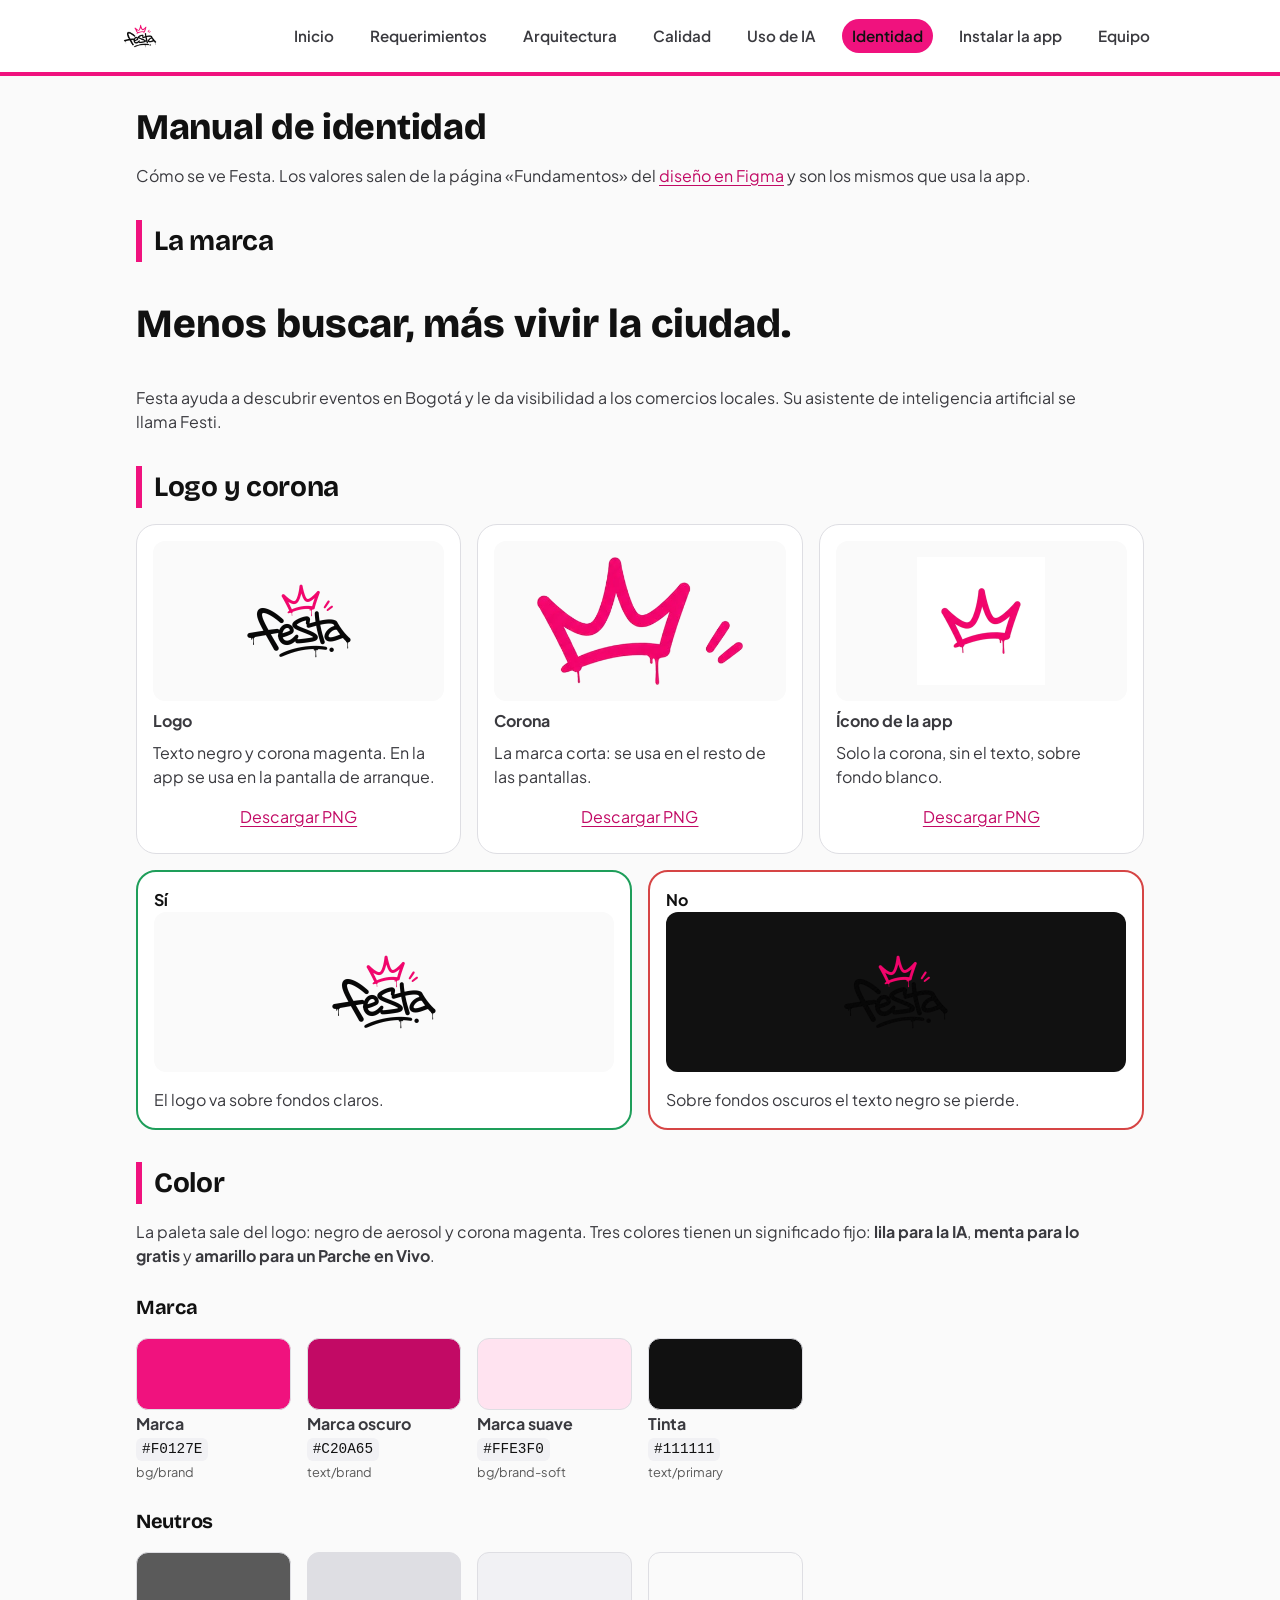
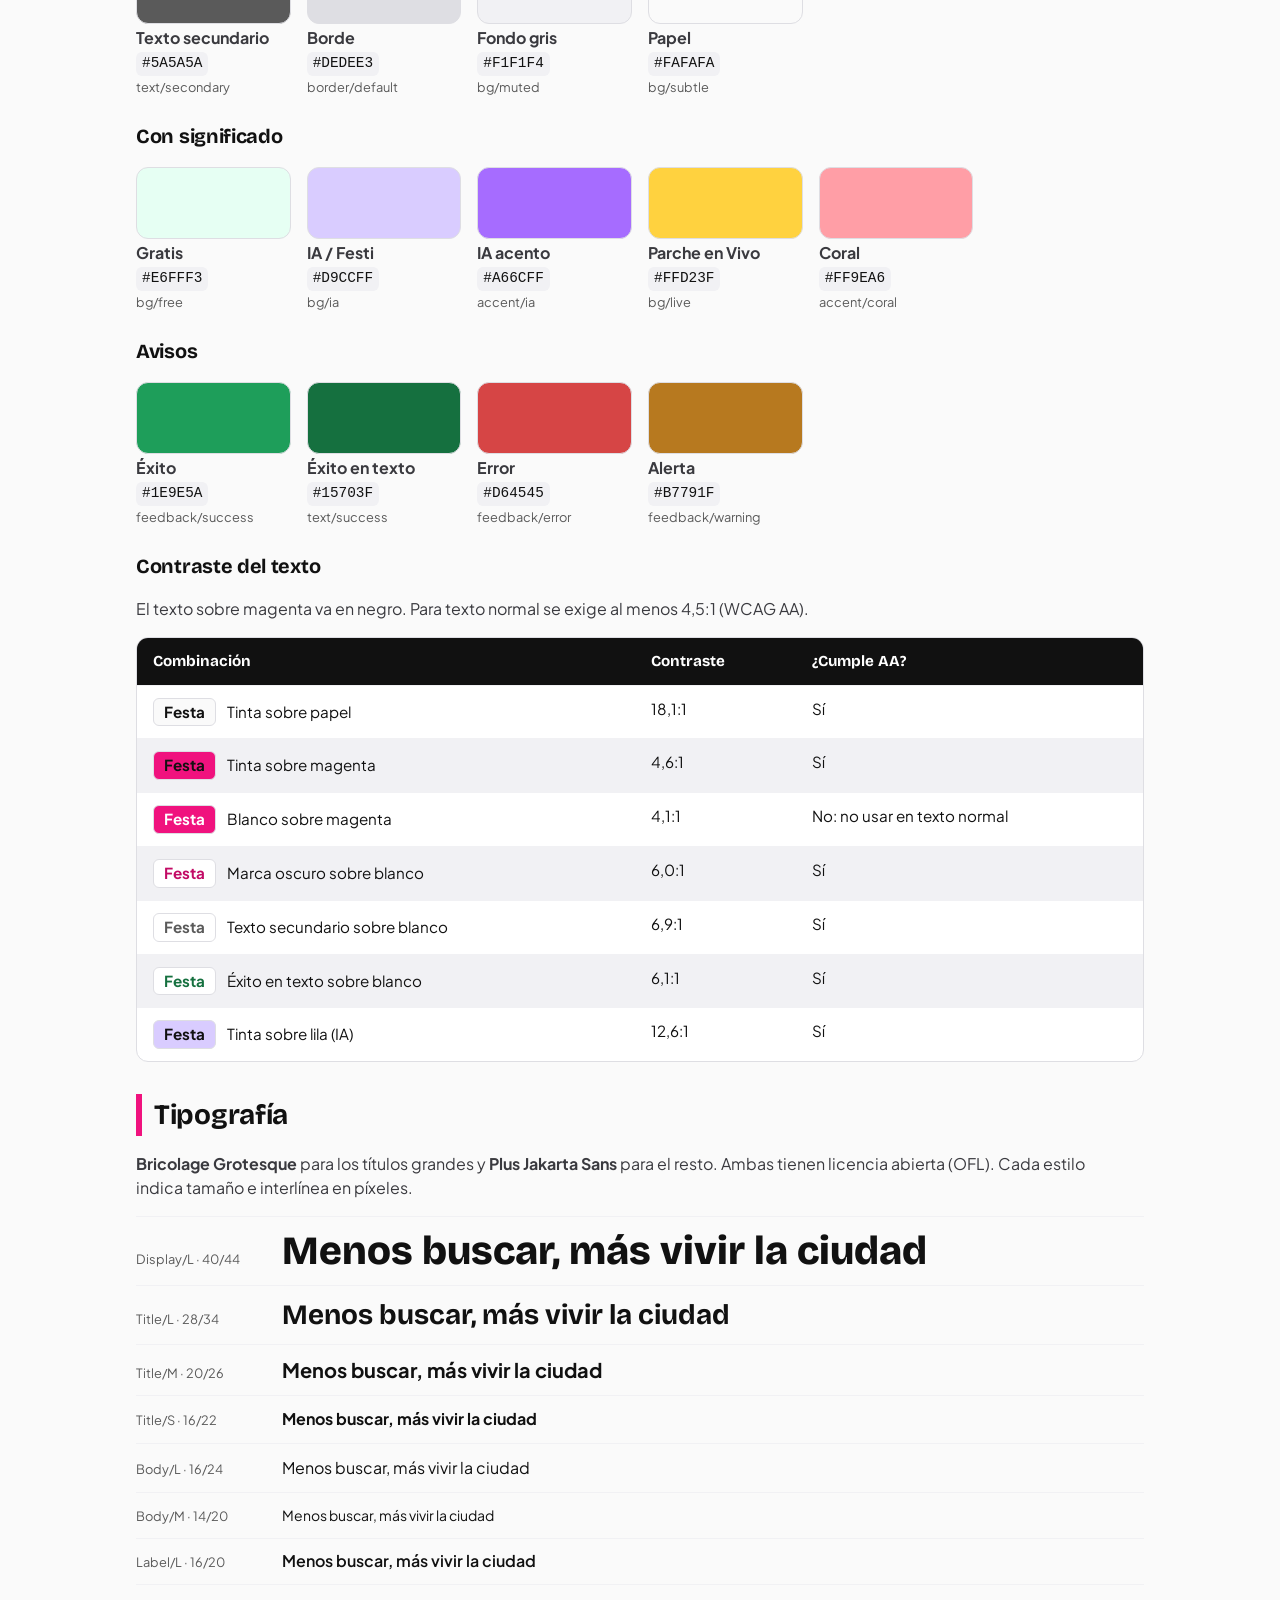
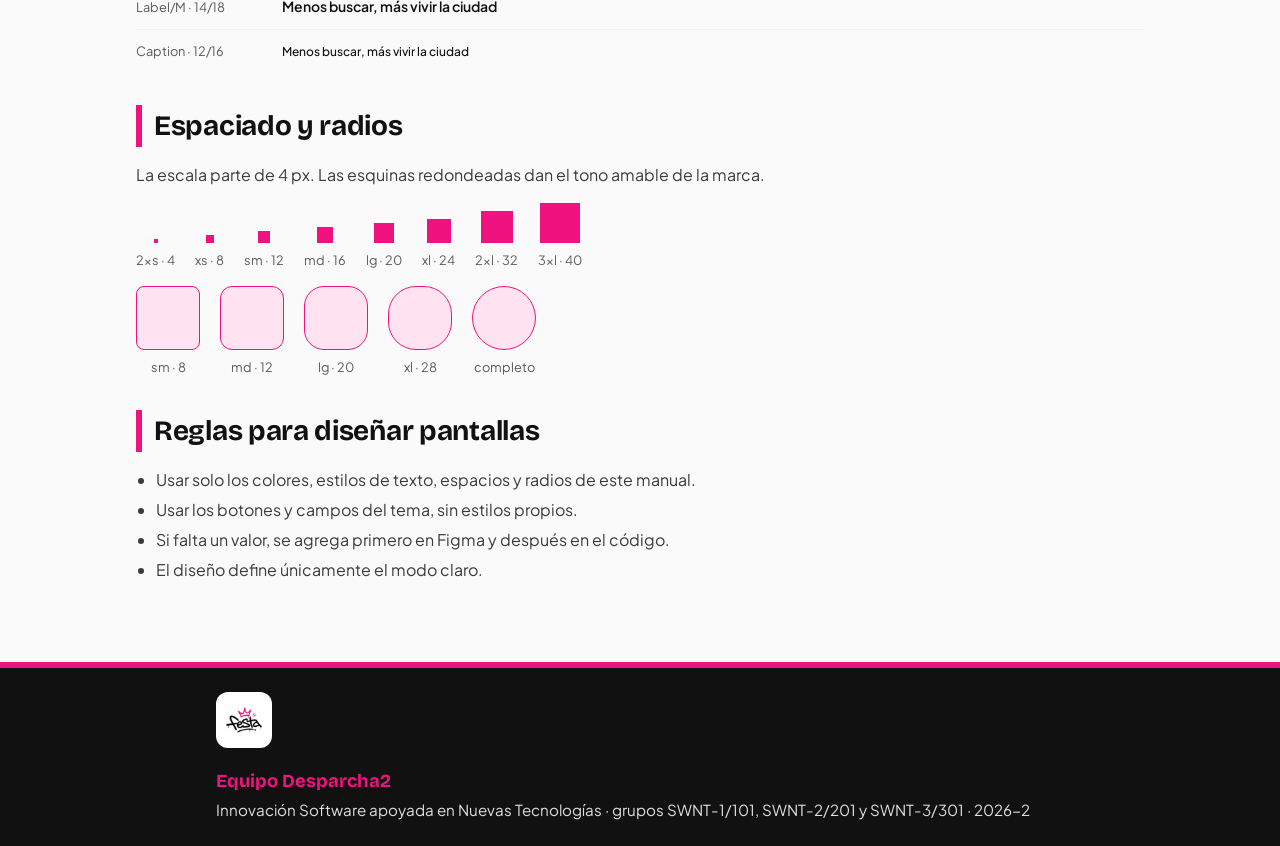
<file: site/identidad.html>
<!doctype html>
<html lang="es">
<head>
  <meta charset="utf-8">
  <meta name="viewport" content="width=device-width, initial-scale=1">
  <title>Manual de identidad · Festa</title>
  <link rel="stylesheet" href="assets/style.css">
  <script src="assets/site.js" defer></script>
</head>
<body>
  <header class="top">
    <a class="brand" href="index.html"><img src="assets/images/logo_festa.png" alt="Festa"></a>
                    <nav>
      <a href="index.html">Inicio</a>
      <a href="requisitos.html">Requerimientos</a>
      <a href="arquitectura.html">Arquitectura</a>
      <a href="calidad.html">Calidad</a>
      <a href="ia.html">Uso de IA</a>
      <a href="identidad.html" aria-current="page">Identidad</a>
      <a href="instalacion.html">Instalar la app</a>
      <a href="equipo.html">Equipo</a>
    </nav>
  </header>

  <main class="doc identidad">
    <h1>Manual de identidad</h1>
    <p>Cómo se ve Festa. Los valores salen de la página «Fundamentos» del <a href="https://www.figma.com/design/pfQHNthJdifeQQSD6blXVo/Festa-%E2%80%94-Dise%C3%B1o-de-la-app?node-id=5-2" target="_blank" rel="noopener">diseño en Figma</a> y son los mismos que usa la app.</p>

    <h2>La marca</h2>
    <p class="lema">Menos buscar, más vivir la ciudad.</p>
    <p>Festa ayuda a descubrir eventos en Bogotá y le da visibilidad a los comercios locales. Su asistente de inteligencia artificial se llama Festi.</p>

    <h2>Logo y corona</h2>
    <ul class="logos">
      <li><div class="lienzo"><img src="assets/images/logo_festa.png" alt="Logo de Festa: la palabra en negro con una corona magenta"></div><strong>Logo</strong><span>Texto negro y corona magenta. En la app se usa en la pantalla de arranque.</span><a href="assets/images/logo_festa.png" download>Descargar PNG</a></li>
      <li><div class="lienzo"><img src="assets/images/corona_festa.png" alt="Corona de Festa"></div><strong>Corona</strong><span>La marca corta: se usa en el resto de las pantallas.</span><a href="assets/images/corona_festa.png" download>Descargar PNG</a></li>
      <li><div class="lienzo"><img src="assets/images/icono_festa.png" alt="Ícono de la app: la corona sobre fondo blanco"></div><strong>Ícono de la app</strong><span>Solo la corona, sin el texto, sobre fondo blanco.</span><a href="assets/images/icono_festa.png" download>Descargar PNG</a></li>
    </ul>
    <div class="reglas">
      <div class="si"><strong>Sí</strong><div class="lienzo"><img src="assets/images/logo_festa.png" alt="Logo sobre fondo claro"></div><p>El logo va sobre fondos claros.</p></div>
      <div class="no"><strong>No</strong><div class="lienzo lienzo-oscuro"><img src="assets/images/logo_festa.png" alt="Logo sobre fondo oscuro, uso incorrecto"></div><p>Sobre fondos oscuros el texto negro se pierde.</p></div>
    </div>

    <h2>Color</h2>
    <p>La paleta sale del logo: negro de aerosol y corona magenta. Tres colores tienen un significado fijo: <strong>lila para la IA</strong>, <strong>menta para lo gratis</strong> y <strong>amarillo para un Parche en Vivo</strong>.</p>
    <h3>Marca</h3>
    <ul class="muestras">
      <li><span class="muestra" style="background:#F0127E"></span><strong>Marca</strong><code>#F0127E</code><span>bg/brand</span></li>
      <li><span class="muestra" style="background:#C20A65"></span><strong>Marca oscuro</strong><code>#C20A65</code><span>text/brand</span></li>
      <li><span class="muestra" style="background:#FFE3F0"></span><strong>Marca suave</strong><code>#FFE3F0</code><span>bg/brand-soft</span></li>
      <li><span class="muestra" style="background:#111111"></span><strong>Tinta</strong><code>#111111</code><span>text/primary</span></li>
    </ul>
    <h3>Neutros</h3>
    <ul class="muestras">
      <li><span class="muestra" style="background:#5A5A5A"></span><strong>Texto secundario</strong><code>#5A5A5A</code><span>text/secondary</span></li>
      <li><span class="muestra" style="background:#DEDEE3"></span><strong>Borde</strong><code>#DEDEE3</code><span>border/default</span></li>
      <li><span class="muestra" style="background:#F1F1F4"></span><strong>Fondo gris</strong><code>#F1F1F4</code><span>bg/muted</span></li>
      <li><span class="muestra" style="background:#FAFAFA"></span><strong>Papel</strong><code>#FAFAFA</code><span>bg/subtle</span></li>
    </ul>
    <h3>Con significado</h3>
    <ul class="muestras">
      <li><span class="muestra" style="background:#E6FFF3"></span><strong>Gratis</strong><code>#E6FFF3</code><span>bg/free</span></li>
      <li><span class="muestra" style="background:#D9CCFF"></span><strong>IA / Festi</strong><code>#D9CCFF</code><span>bg/ia</span></li>
      <li><span class="muestra" style="background:#A66CFF"></span><strong>IA acento</strong><code>#A66CFF</code><span>accent/ia</span></li>
      <li><span class="muestra" style="background:#FFD23F"></span><strong>Parche en Vivo</strong><code>#FFD23F</code><span>bg/live</span></li>
      <li><span class="muestra" style="background:#FF9EA6"></span><strong>Coral</strong><code>#FF9EA6</code><span>accent/coral</span></li>
    </ul>
    <h3>Avisos</h3>
    <ul class="muestras">
      <li><span class="muestra" style="background:#1E9E5A"></span><strong>Éxito</strong><code>#1E9E5A</code><span>feedback/success</span></li>
      <li><span class="muestra" style="background:#15703F"></span><strong>Éxito en texto</strong><code>#15703F</code><span>text/success</span></li>
      <li><span class="muestra" style="background:#D64545"></span><strong>Error</strong><code>#D64545</code><span>feedback/error</span></li>
      <li><span class="muestra" style="background:#B7791F"></span><strong>Alerta</strong><code>#B7791F</code><span>feedback/warning</span></li>
    </ul>

    <h3>Contraste del texto</h3>
    <p>El texto sobre magenta va en negro. Para texto normal se exige al menos 4,5:1 (WCAG AA).</p>
    <table>
      <thead><tr><th>Combinación</th><th>Contraste</th><th>¿Cumple AA?</th></tr></thead>
      <tbody>
        <tr><td><span class="ejemplo" style="color:#111111;background:#FAFAFA">Festa</span> Tinta sobre papel</td><td>18,1:1</td><td>Sí</td></tr>
        <tr><td><span class="ejemplo" style="color:#111111;background:#F0127E">Festa</span> Tinta sobre magenta</td><td>4,6:1</td><td>Sí</td></tr>
        <tr><td><span class="ejemplo" style="color:#FFFFFF;background:#F0127E">Festa</span> Blanco sobre magenta</td><td>4,1:1</td><td>No: no usar en texto normal</td></tr>
        <tr><td><span class="ejemplo" style="color:#C20A65;background:#FFFFFF">Festa</span> Marca oscuro sobre blanco</td><td>6,0:1</td><td>Sí</td></tr>
        <tr><td><span class="ejemplo" style="color:#5A5A5A;background:#FFFFFF">Festa</span> Texto secundario sobre blanco</td><td>6,9:1</td><td>Sí</td></tr>
        <tr><td><span class="ejemplo" style="color:#15703F;background:#FFFFFF">Festa</span> Éxito en texto sobre blanco</td><td>6,1:1</td><td>Sí</td></tr>
        <tr><td><span class="ejemplo" style="color:#111111;background:#D9CCFF">Festa</span> Tinta sobre lila (IA)</td><td>12,6:1</td><td>Sí</td></tr>
      </tbody>
    </table>

    <h2>Tipografía</h2>
    <p><strong>Bricolage Grotesque</strong> para los títulos grandes y <strong>Plus Jakarta Sans</strong> para el resto. Ambas tienen licencia abierta (OFL). Cada estilo indica tamaño e interlínea en píxeles.</p>
    <ul class="tipos">
      <li><span class="tipo-nombre">Display/L · 40/44</span><span class="tipo-muestra tipo-titulo" style="font-size:40px;line-height:44px;font-weight:800">Menos buscar, más vivir la ciudad</span></li>
      <li><span class="tipo-nombre">Title/L · 28/34</span><span class="tipo-muestra tipo-titulo" style="font-size:28px;line-height:34px;font-weight:700">Menos buscar, más vivir la ciudad</span></li>
      <li><span class="tipo-nombre">Title/M · 20/26</span><span class="tipo-muestra" style="font-size:20px;line-height:26px;font-weight:700">Menos buscar, más vivir la ciudad</span></li>
      <li><span class="tipo-nombre">Title/S · 16/22</span><span class="tipo-muestra" style="font-size:16px;line-height:22px;font-weight:700">Menos buscar, más vivir la ciudad</span></li>
      <li><span class="tipo-nombre">Body/L · 16/24</span><span class="tipo-muestra" style="font-size:16px;line-height:24px;font-weight:400">Menos buscar, más vivir la ciudad</span></li>
      <li><span class="tipo-nombre">Body/M · 14/20</span><span class="tipo-muestra" style="font-size:14px;line-height:20px;font-weight:400">Menos buscar, más vivir la ciudad</span></li>
      <li><span class="tipo-nombre">Label/L · 16/20</span><span class="tipo-muestra" style="font-size:16px;line-height:20px;font-weight:600">Menos buscar, más vivir la ciudad</span></li>
      <li><span class="tipo-nombre">Label/M · 14/18</span><span class="tipo-muestra" style="font-size:14px;line-height:18px;font-weight:600">Menos buscar, más vivir la ciudad</span></li>
      <li><span class="tipo-nombre">Caption · 12/16</span><span class="tipo-muestra" style="font-size:12px;line-height:16px;font-weight:500">Menos buscar, más vivir la ciudad</span></li>
    </ul>

    <h2>Espaciado y radios</h2>
    <p>La escala parte de 4 px. Las esquinas redondeadas dan el tono amable de la marca.</p>
    <ul class="escala">
      <li><span class="cuadro" style="width:4px;height:4px"></span>2xs · 4</li>
      <li><span class="cuadro" style="width:8px;height:8px"></span>xs · 8</li>
      <li><span class="cuadro" style="width:12px;height:12px"></span>sm · 12</li>
      <li><span class="cuadro" style="width:16px;height:16px"></span>md · 16</li>
      <li><span class="cuadro" style="width:20px;height:20px"></span>lg · 20</li>
      <li><span class="cuadro" style="width:24px;height:24px"></span>xl · 24</li>
      <li><span class="cuadro" style="width:32px;height:32px"></span>2xl · 32</li>
      <li><span class="cuadro" style="width:40px;height:40px"></span>3xl · 40</li>
    </ul>
    <ul class="escala">
      <li><span class="radio" style="border-radius:8px"></span>sm · 8</li>
      <li><span class="radio" style="border-radius:12px"></span>md · 12</li>
      <li><span class="radio" style="border-radius:20px"></span>lg · 20</li>
      <li><span class="radio" style="border-radius:28px"></span>xl · 28</li>
      <li><span class="radio" style="border-radius:999px"></span>completo</li>
    </ul>

    <h2>Reglas para diseñar pantallas</h2>
    <ul>
      <li>Usar solo los colores, estilos de texto, espacios y radios de este manual.</li>
      <li>Usar los botones y campos del tema, sin estilos propios.</li>
      <li>Si falta un valor, se agrega primero en Figma y después en el código.</li>
      <li>El diseño define únicamente el modo claro.</li>
    </ul>
  </main>
  <footer class="pie">
    <div class="pie-inner">
      <img src="assets/images/logo_festa.png" alt="Festa">
      <div>
        <strong>Equipo Desparcha2</strong>
        <p>Innovación Software apoyada en Nuevas Tecnologías · grupos SWNT-1/101, SWNT-2/201 y SWNT-3/301 · 2026-2</p>
      </div>
    </div>
  </footer>
</body>
</html>
</file>
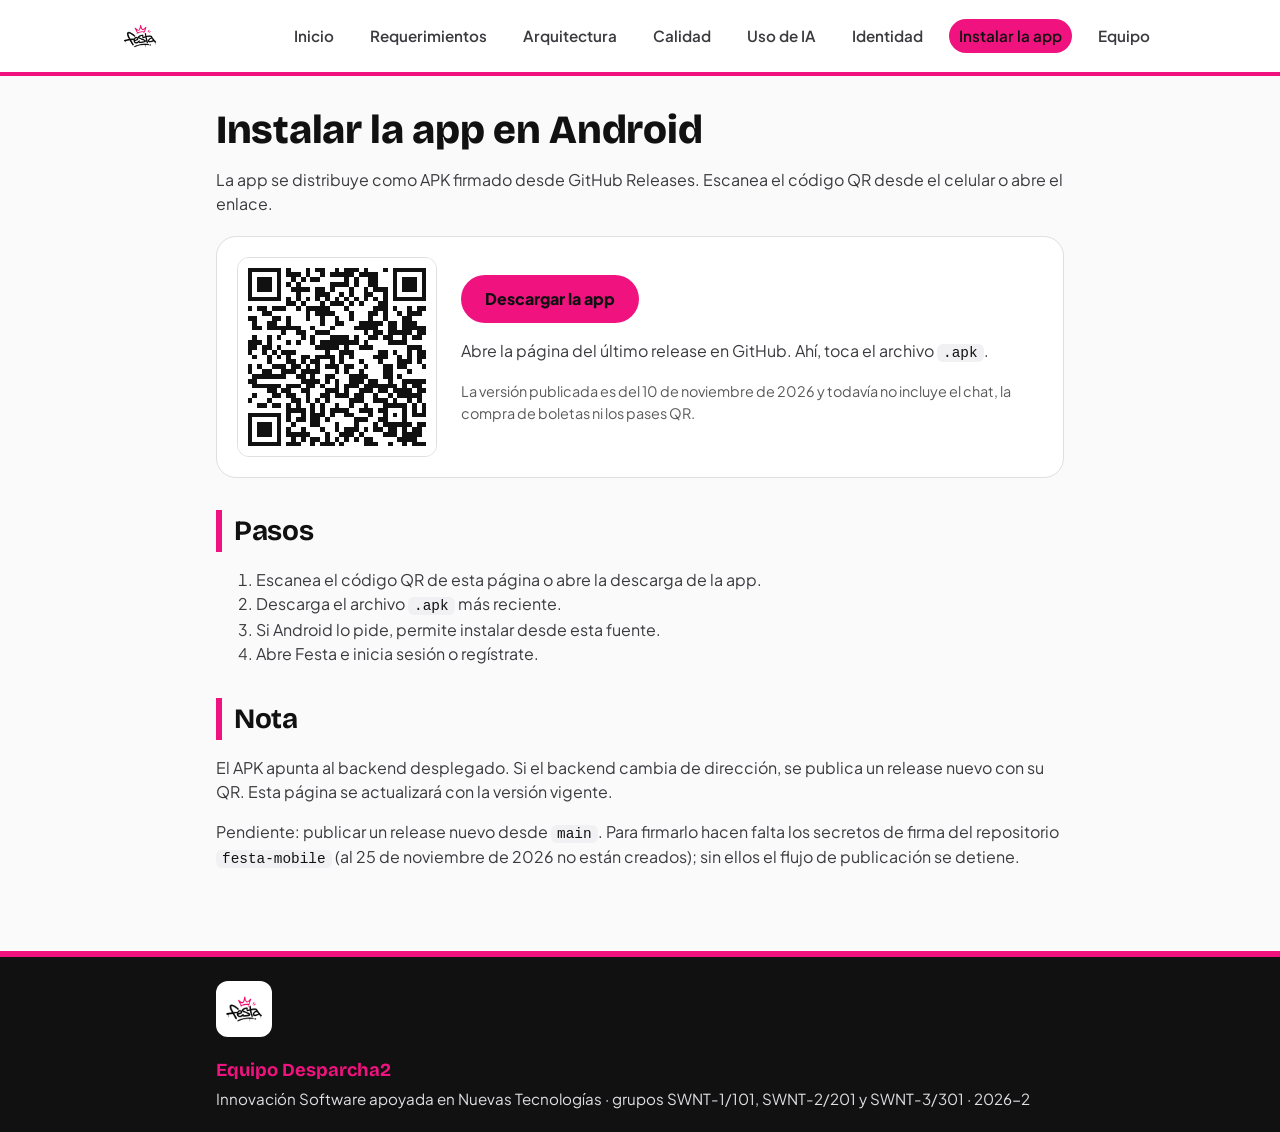
<file: site/instalacion.html>
<!doctype html>
<html lang="es">
<head>
  <meta charset="utf-8">
  <meta name="viewport" content="width=device-width, initial-scale=1">
  <title>Instalar la app · Festa</title>
  <link rel="stylesheet" href="assets/style.css">
  <script src="assets/site.js" defer></script>
</head>
<body>
  <header class="top">
    <a class="brand" href="index.html"><img src="assets/images/logo_festa.png" alt="Festa"></a>
                    <nav>
      <a href="index.html">Inicio</a>
      <a href="requisitos.html">Requerimientos</a>
      <a href="arquitectura.html">Arquitectura</a>
      <a href="calidad.html">Calidad</a>
      <a href="ia.html">Uso de IA</a>
      <a href="identidad.html">Identidad</a>
      <a href="instalacion.html" aria-current="page">Instalar la app</a>
      <a href="equipo.html">Equipo</a>
    </nav>
  </header>

  <main>
    <h1>Instalar la app en Android</h1>
    <p>La app se distribuye como APK firmado desde GitHub Releases. Escanea el código QR desde el celular o abre el enlace.</p>

    <div class="descarga">
      <img src="assets/images/qr_descarga.svg" alt="Código QR que abre la descarga de la app" width="200" height="200">
      <div>
        <a class="boton" href="https://github.com/Desparcha2-SWNT/festa-mobile/releases/latest" target="_blank" rel="noopener">Descargar la app</a>
        <p>Abre la página del último release en GitHub. Ahí, toca el archivo <code>.apk</code>.</p>
        <p class="version">La versión publicada es del 10 de noviembre de 2026 y todavía no incluye el chat, la compra de boletas ni los pases QR.</p>
      </div>
    </div>

    <h2>Pasos</h2>
    <ol>
      <li>Escanea el código QR de esta página o abre la descarga de la app.</li>
      <li>Descarga el archivo <code>.apk</code> más reciente.</li>
      <li>Si Android lo pide, permite instalar desde esta fuente.</li>
      <li>Abre Festa e inicia sesión o regístrate.</li>
    </ol>

    <h2>Nota</h2>
    <p>El APK apunta al backend desplegado. Si el backend cambia de dirección, se publica un release nuevo con su QR. Esta página se actualizará con la versión vigente.</p>
    <p class="pending">Pendiente: publicar un release nuevo desde <code>main</code>. Para firmarlo hacen falta los secretos de firma del repositorio <code>festa-mobile</code> (al 25 de noviembre de 2026 no están creados); sin ellos el flujo de publicación se detiene.</p>
  </main>
  <footer class="pie">
    <div class="pie-inner">
      <img src="assets/images/logo_festa.png" alt="Festa">
      <div>
        <strong>Equipo Desparcha2</strong>
        <p>Innovación Software apoyada en Nuevas Tecnologías · grupos SWNT-1/101, SWNT-2/201 y SWNT-3/301 · 2026-2</p>
      </div>
    </div>
  </footer>
</body>
</html>
</file>
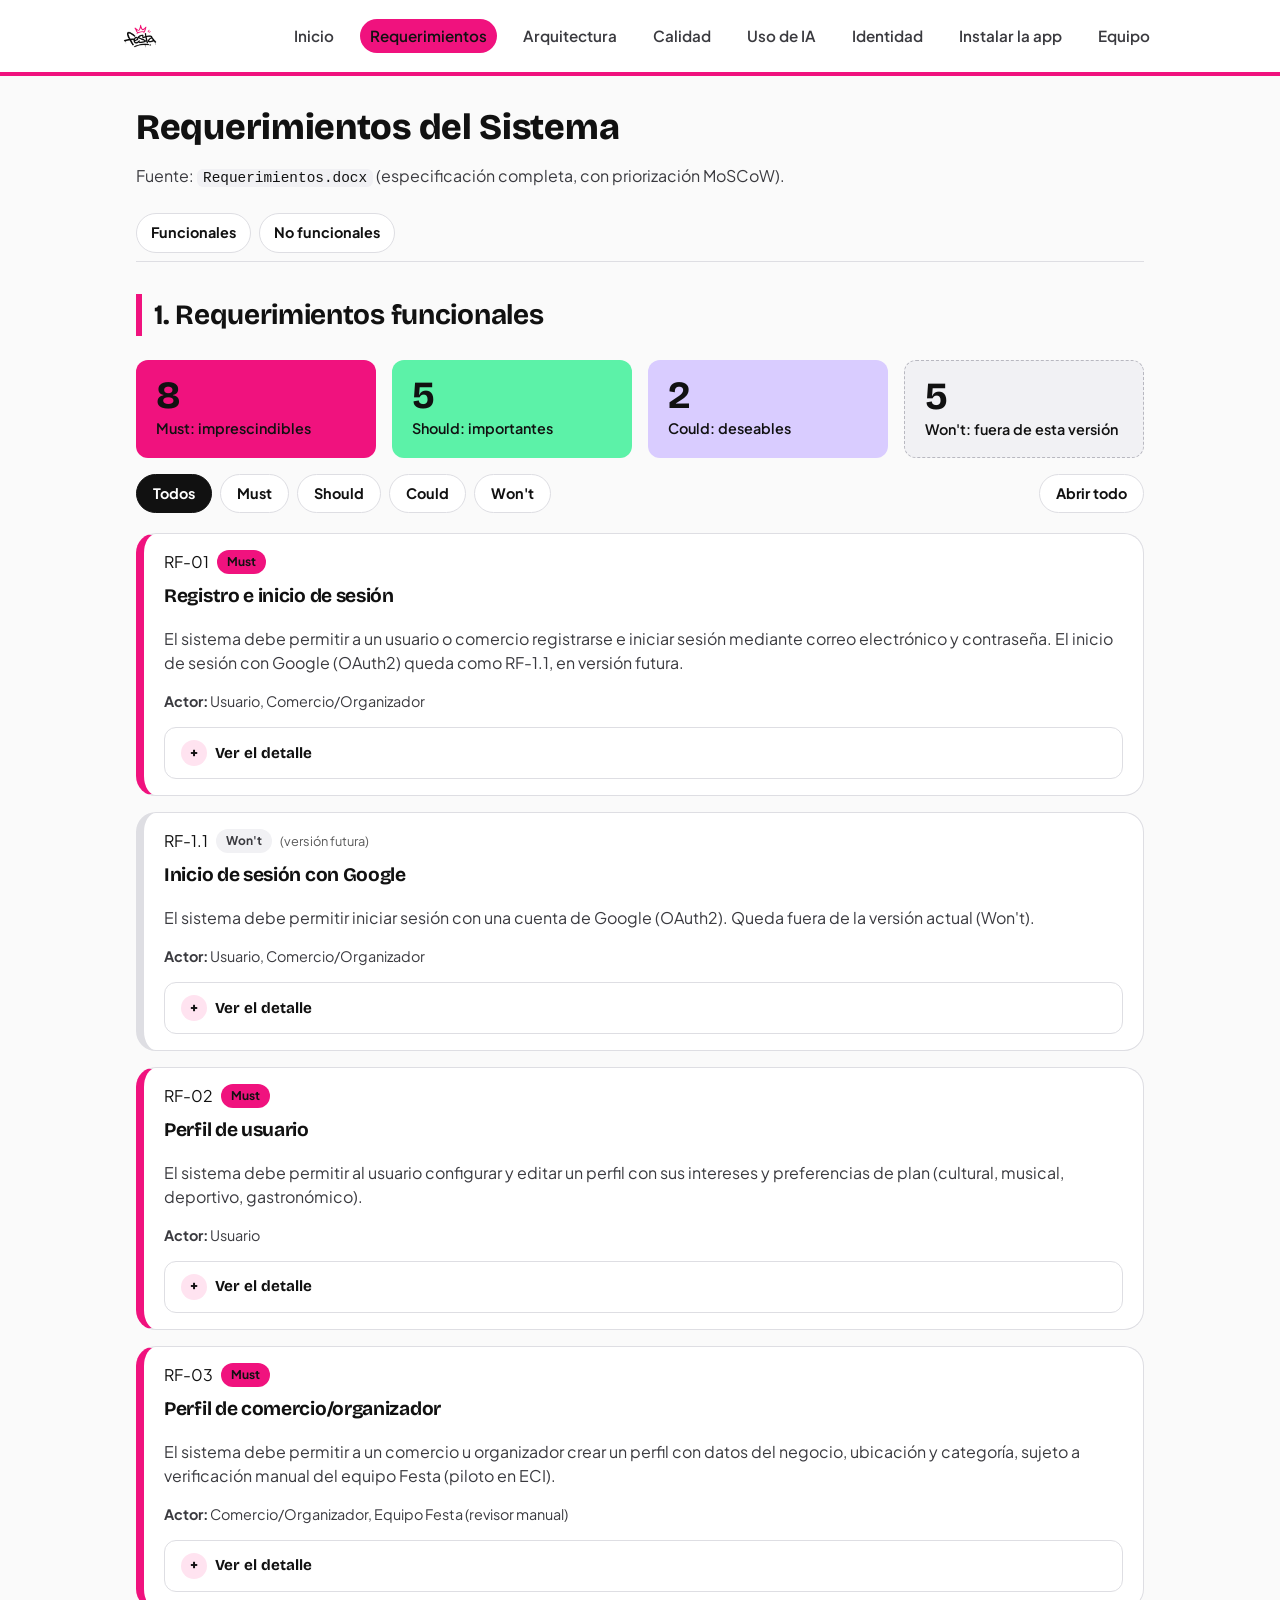
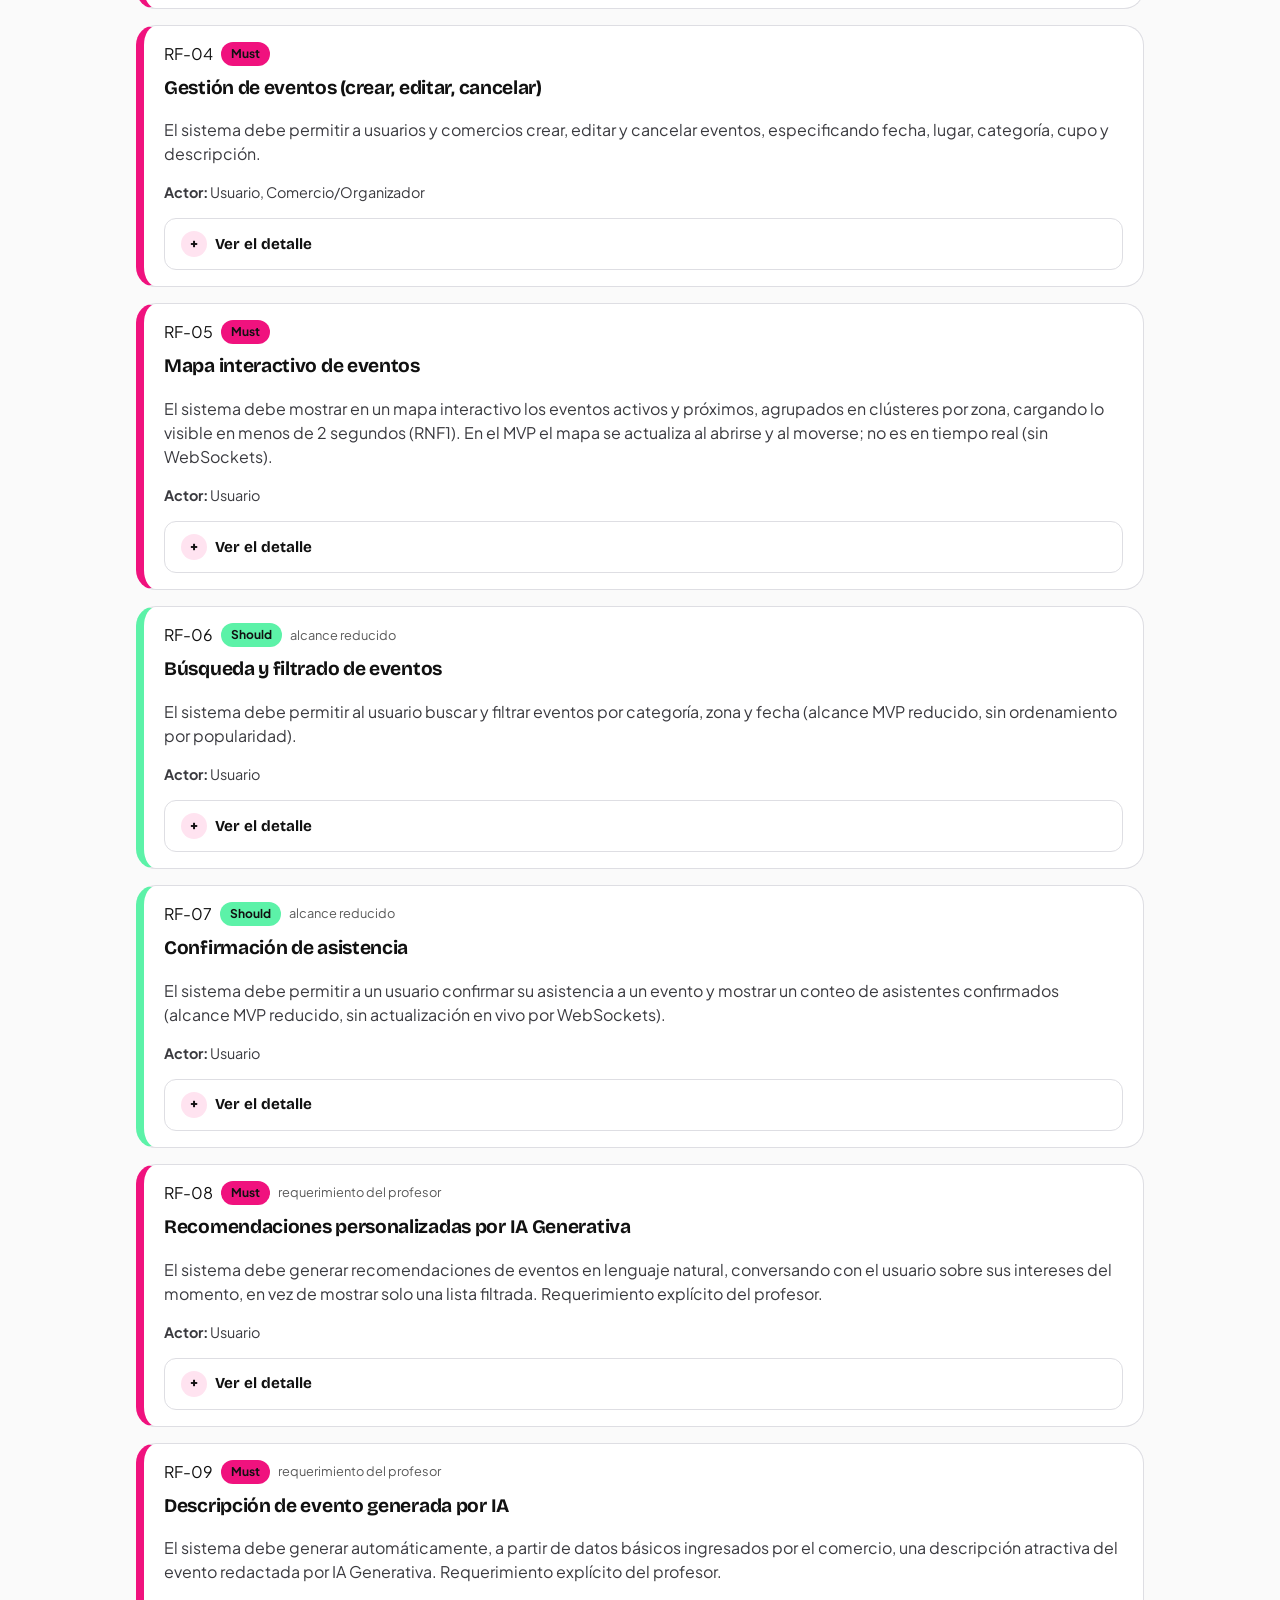
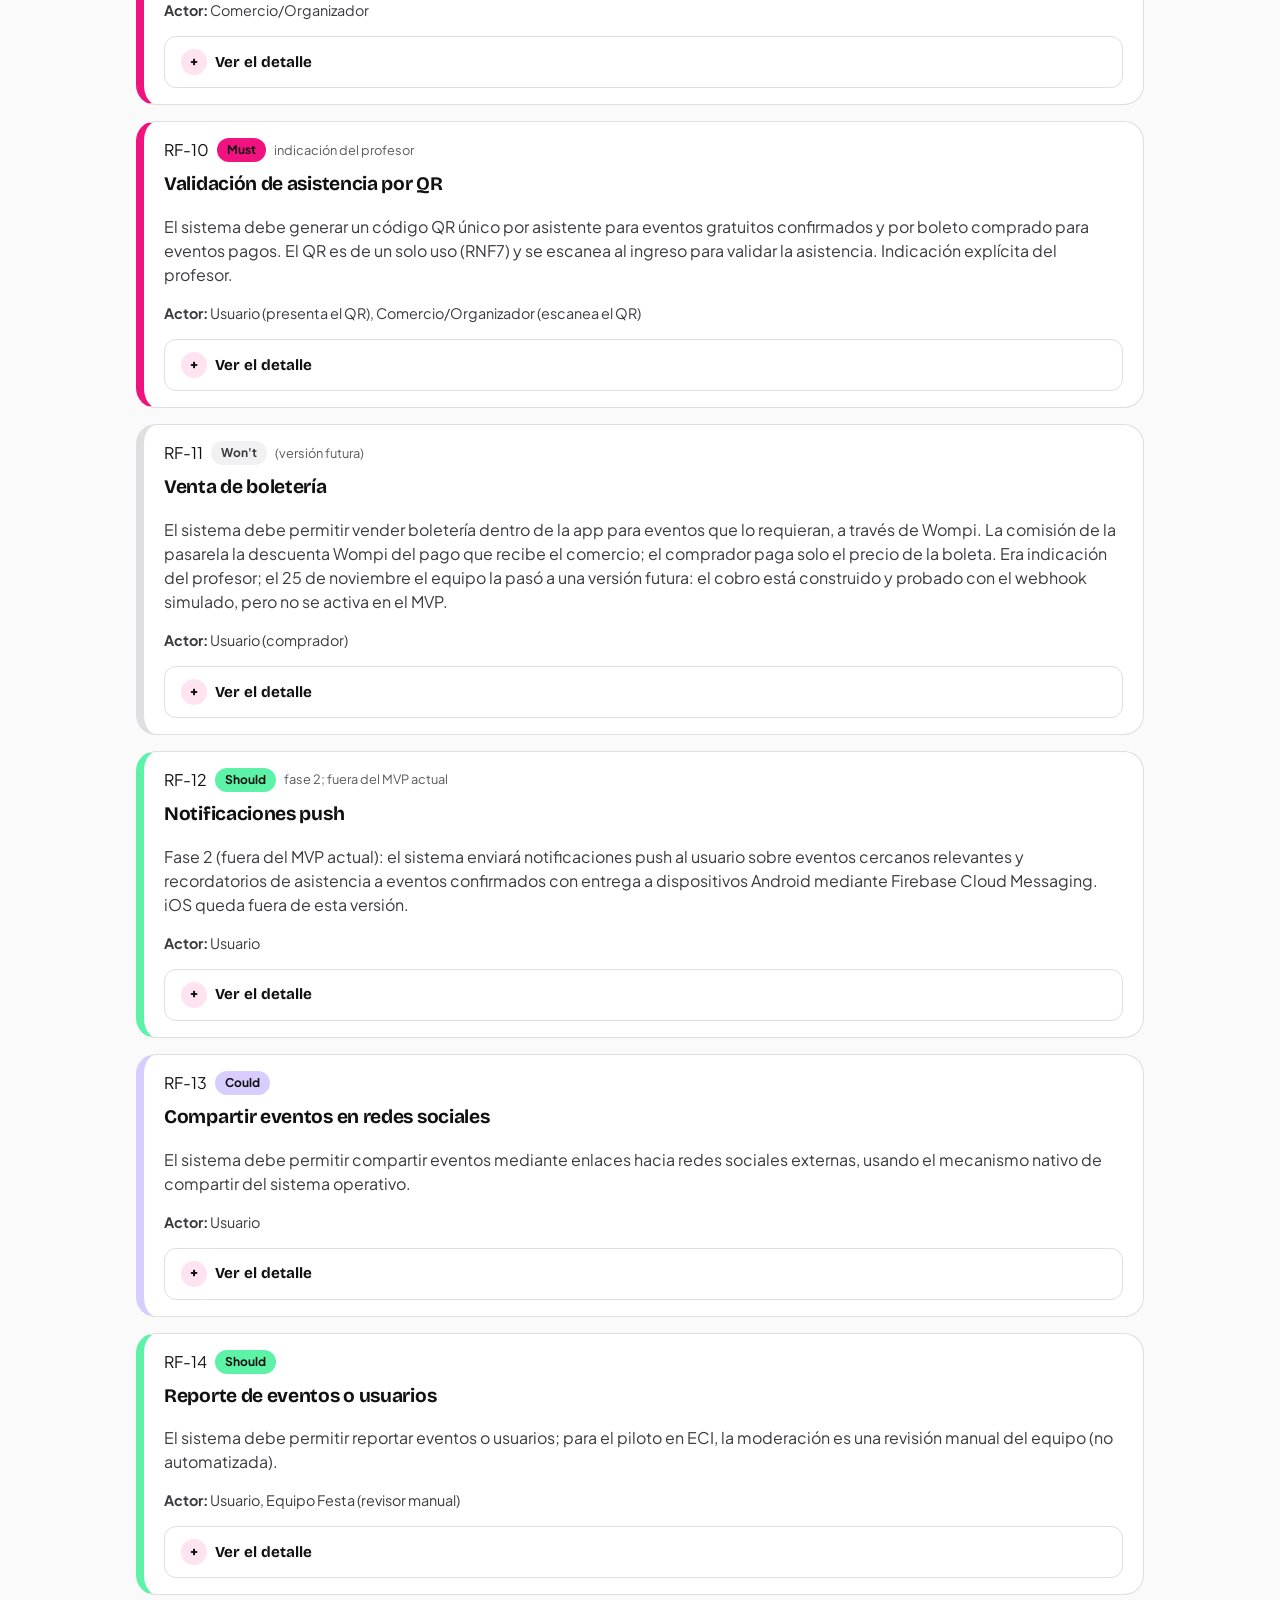
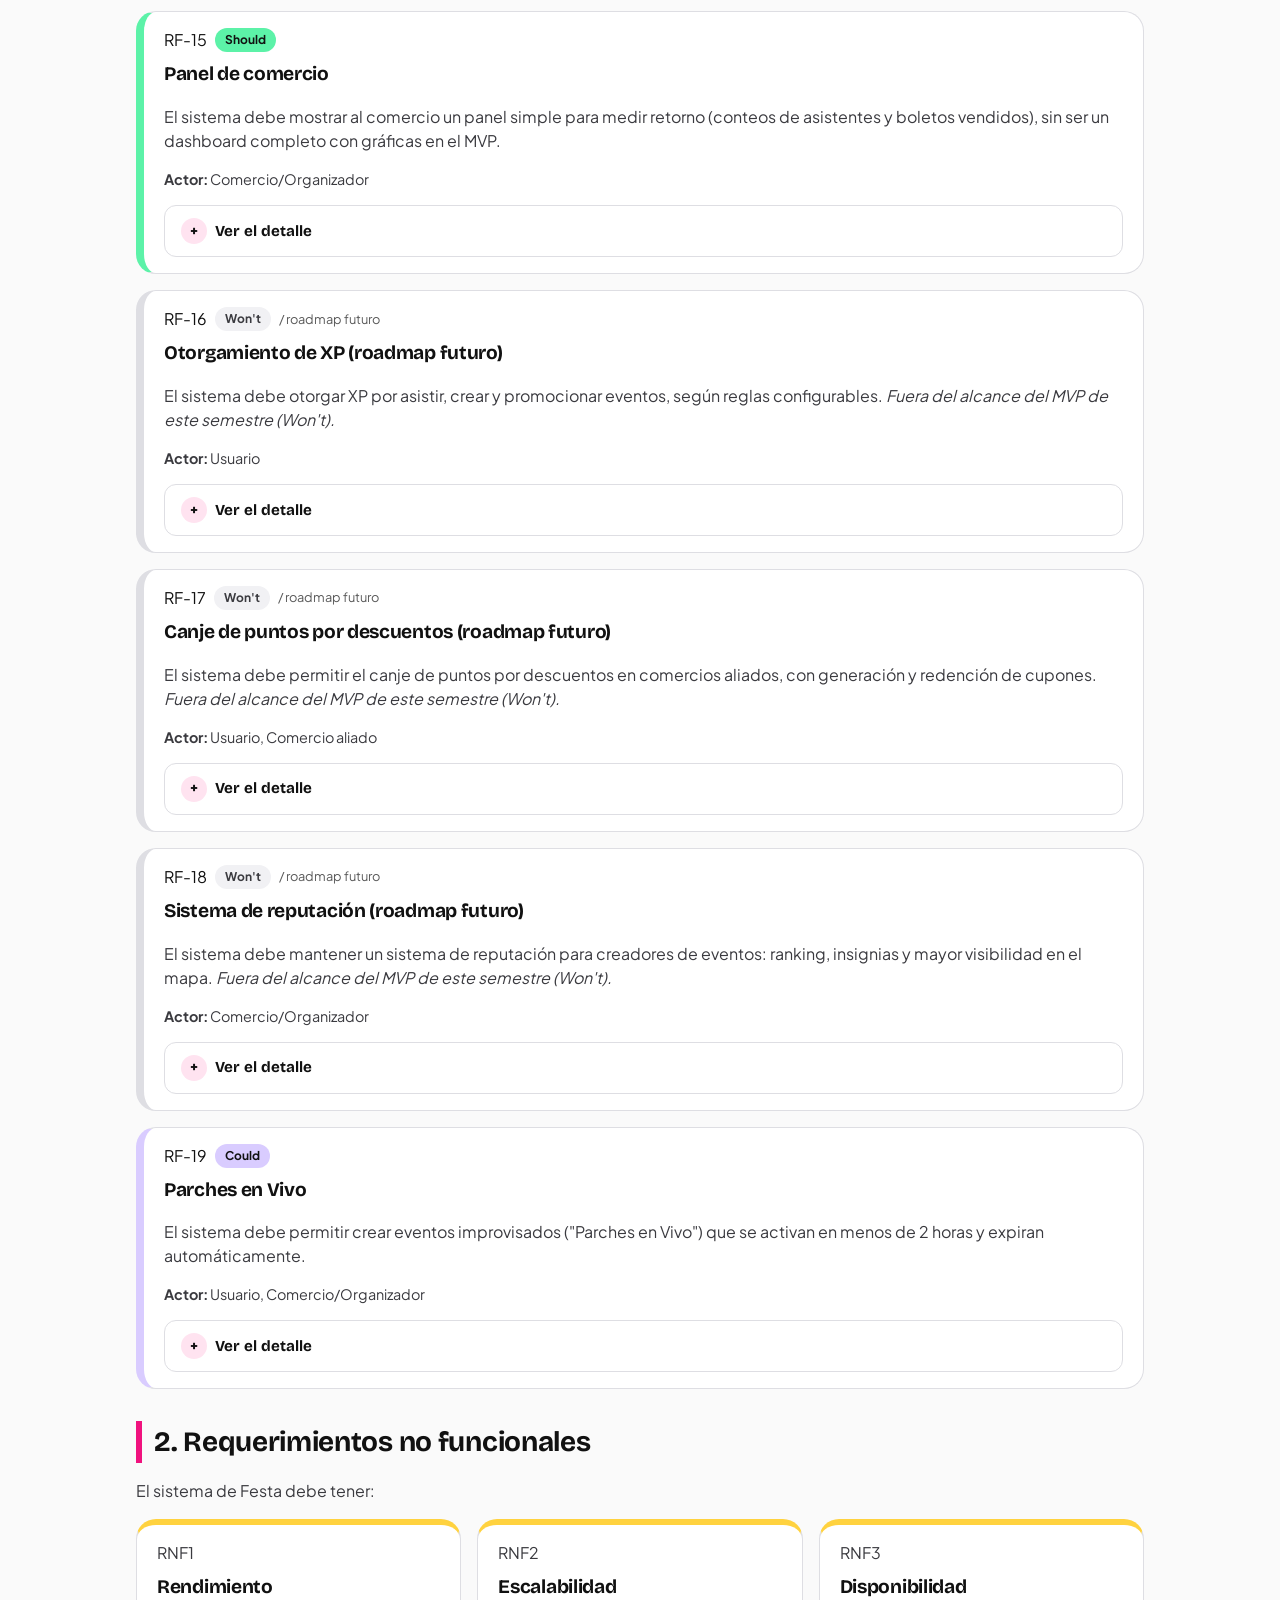
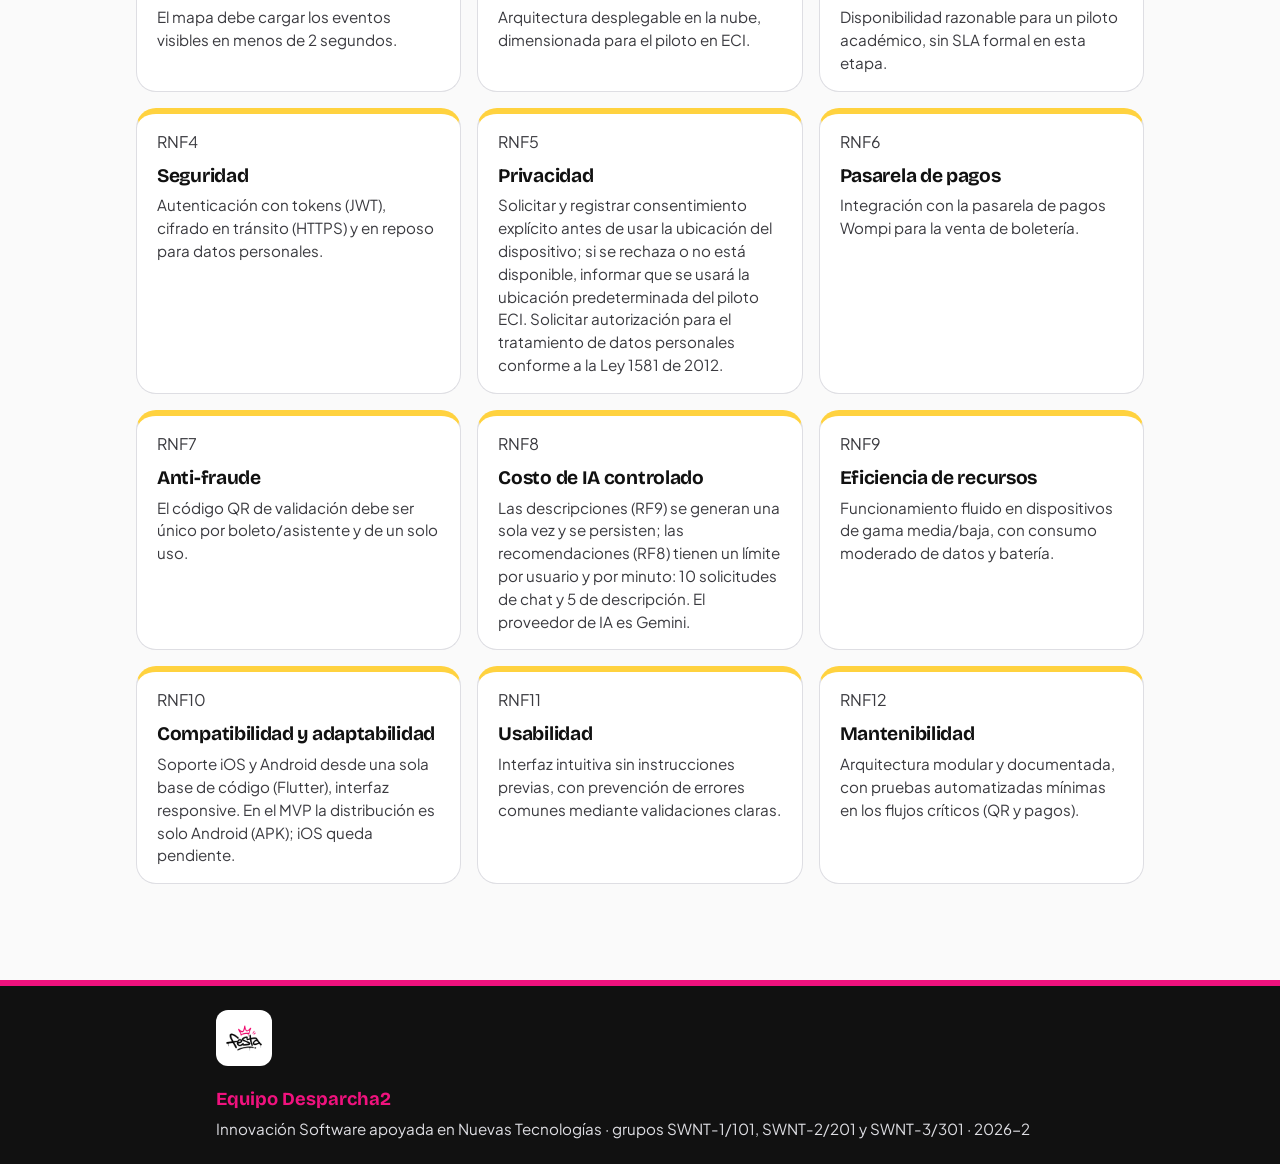
<file: site/requisitos.html>
<!doctype html>
<html lang="es">
<head>
  <meta charset="utf-8">
  <meta name="viewport" content="width=device-width, initial-scale=1">
  <title>Requerimientos · Festa</title>
  <link rel="stylesheet" href="assets/style.css">
  <script src="assets/site.js" defer></script>
</head>
<body>
  <header class="top">
    <a class="brand" href="index.html"><img src="assets/images/logo_festa.png" alt="Festa"></a>
        <nav>
      <a href="index.html">Inicio</a>
      <a href="requisitos.html" aria-current="page">Requerimientos</a>
      <a href="arquitectura.html">Arquitectura</a>
      <a href="calidad.html">Calidad</a>
      <a href="ia.html">Uso de IA</a>
      <a href="identidad.html">Identidad</a>
      <a href="instalacion.html">Instalar la app</a>
      <a href="equipo.html">Equipo</a>
    </nav>
  </header>

  <main class="doc requerimientos">
<h1>Requerimientos del Sistema</h1>
<p>Fuente: <code>Requerimientos.docx</code> (especificación completa, con priorización MoSCoW).</p>

<nav class="indice" aria-label="En esta página">
<a href="#funcionales">Funcionales</a>
<a href="#no-funcionales">No funcionales</a>
</nav>

<section class="bloque" aria-labelledby="funcionales">
<h2 id="funcionales">1. Requerimientos funcionales</h2>
<div class="stats">
<div class="stat stat-must"><strong>8</strong><span>Must: imprescindibles</span></div>
<div class="stat stat-should"><strong>5</strong><span>Should: importantes</span></div>
<div class="stat stat-could"><strong>2</strong><span>Could: deseables</span></div>
<div class="stat stat-wont"><strong>5</strong><span>Won't: fuera de esta versión</span></div>
</div>
<div class="filtros" role="group" aria-label="Filtrar por prioridad" hidden>
<button type="button" data-filtro="todos" aria-pressed="true" class="activo">Todos</button>
<button type="button" data-filtro="must" aria-pressed="false">Must</button>
<button type="button" data-filtro="should" aria-pressed="false">Should</button>
<button type="button" data-filtro="could" aria-pressed="false">Could</button>
<button type="button" data-filtro="wont" aria-pressed="false">Won't</button>
<button type="button" class="abrir-todo">Abrir todo</button>
</div>
<div class="rf-lista">
<article class="rf" data-prio="must" id="rf-01">
<header class="rf-cab">
<span class="rf-id">RF-01</span>
<span class="chip chip-must">Must</span>
</header>
<h3>Registro e inicio de sesión</h3>
<p>El sistema debe permitir a un usuario o comercio registrarse e iniciar sesión mediante correo electrónico y contraseña. El inicio de sesión con Google (OAuth2) queda como RF-1.1, en versión futura.</p>
<p class="rf-actor"><strong>Actor:</strong> Usuario, Comercio/Organizador</p>
<details class="plegable">
<summary>Ver el detalle</summary>
<div class="plegable-cuerpo">
<div class="rf-condiciones">
<div><h4>Precondiciones</h4><p>Para que el sistema cumpla con este requerimiento, Festa debe tener previamente el servicio de autenticación (Auth Service) desplegado y disponible.</p></div>
<div><h4>Poscondiciones</h4><p>Se espera como resultado que el actor quede autenticado con una sesión válida (JWT) y pueda acceder a las funcionalidades según su rol.</p></div>
</div>
<h4>Flujo principal</h4>
<ol>
<li>El actor abre la app y selecciona "Registrarse" o "Iniciar sesión".</li>
<li>Para registrarse, el actor consulta el aviso de privacidad y autoriza el tratamiento de sus datos personales conforme a la Ley 1581 de 2012.</li>
<li>El actor ingresa su correo y contraseña.</li>
<li>El sistema valida las credenciales.</li>
<li>El sistema genera un token JWT de sesión.</li>
<li>El sistema redirige al actor a su pantalla principal.</li>
</ol>
<h4>Diagrama de caso de uso</h4>
<p><img alt="Caso de uso RF-01" src="assets/casos-de-uso/RF01.png" /></p>
</div>
</details>
</article>
<article class="rf" data-prio="wont" id="rf-1.1">
<header class="rf-cab">
<span class="rf-id">RF-1.1</span>
<span class="chip chip-wont">Won't</span>
<span class="rf-nota">(versión futura)</span>
</header>
<h3>Inicio de sesión con Google</h3>
<p>El sistema debe permitir iniciar sesión con una cuenta de Google (OAuth2). Queda fuera de la versión actual (Won't).</p>
<p class="rf-actor"><strong>Actor:</strong> Usuario, Comercio/Organizador</p>
<details class="plegable">
<summary>Ver el detalle</summary>
<div class="plegable-cuerpo">
<div class="rf-condiciones">
<div><h4>Precondiciones</h4><p>Para que el sistema cumpla con este requerimiento, Festa debe tener previamente el servicio de autenticación (Auth Service) desplegado y el registro con correo (RF-01).</p></div>
<div><h4>Poscondiciones</h4><p>Se espera como resultado que el actor inicie sesión con su cuenta de Google.</p></div>
</div>
<h4>Flujo principal</h4>
<ol>
<li>El actor elige iniciar sesión con Google.</li>
<li>El sistema valida el token de Google.</li>
<li>El sistema genera un token JWT de sesión.</li>
</ol>
<h4>Diagrama de caso de uso</h4>
<p>No aplica en esta versión.</p>
</div>
</details>
</article>
<article class="rf" data-prio="must" id="rf-02">
<header class="rf-cab">
<span class="rf-id">RF-02</span>
<span class="chip chip-must">Must</span>
</header>
<h3>Perfil de usuario</h3>
<p>El sistema debe permitir al usuario configurar y editar un perfil con sus intereses y preferencias de plan (cultural, musical, deportivo, gastronómico).</p>
<p class="rf-actor"><strong>Actor:</strong> Usuario</p>
<details class="plegable">
<summary>Ver el detalle</summary>
<div class="plegable-cuerpo">
<div class="rf-condiciones">
<div><h4>Precondiciones</h4><p>Para que el sistema cumpla con este requerimiento, Festa debe tener previamente al usuario registrado e identificado (RF-01).</p></div>
<div><h4>Poscondiciones</h4><p>Se espera como resultado que el perfil quede actualizado con los intereses del usuario, disponibles para el motor de recomendaciones de IA (RF-08).</p></div>
</div>
<h4>Flujo principal</h4>
<ol>
<li>El actor accede a "Mi perfil".</li>
<li>El sistema muestra las categorías de interés disponibles.</li>
<li>El actor selecciona una o varias categorías.</li>
<li>El sistema persiste las preferencias asociadas al usuario.</li>
</ol>
<h4>Diagrama de caso de uso</h4>
<p><img alt="Caso de uso RF-02" src="assets/casos-de-uso/RF02.png" /></p>
</div>
</details>
</article>
<article class="rf" data-prio="must" id="rf-03">
<header class="rf-cab">
<span class="rf-id">RF-03</span>
<span class="chip chip-must">Must</span>
</header>
<h3>Perfil de comercio/organizador</h3>
<p>El sistema debe permitir a un comercio u organizador crear un perfil con datos del negocio, ubicación y categoría, sujeto a verificación manual del equipo Festa (piloto en ECI).</p>
<p class="rf-actor"><strong>Actor:</strong> Comercio/Organizador, Equipo Festa (revisor manual)</p>
<details class="plegable">
<summary>Ver el detalle</summary>
<div class="plegable-cuerpo">
<div class="rf-condiciones">
<div><h4>Precondiciones</h4><p>Para que el sistema cumpla con este requerimiento, Festa debe tener previamente al comercio registrado e identificado (RF-01).</p></div>
<div><h4>Poscondiciones</h4><p>Se espera como resultado que el comercio quede con un perfil verificado (o pendiente/rechazado) que determina si puede publicar eventos (RF-04).</p></div>
</div>
<h4>Flujo principal</h4>
<ol>
<li>El actor accede a "Crear perfil de comercio".</li>
<li>El actor ingresa nombre, ubicación, categoría y descripción del negocio.</li>
<li>El sistema guarda el perfil con estado "pendiente de verificación".</li>
<li>El equipo Festa revisa manualmente la solicitud.</li>
<li>El sistema notifica al actor el resultado (aprobado/rechazado).</li>
</ol>
<h4>Diagrama de caso de uso</h4>
<p><img alt="Caso de uso RF-03" src="assets/casos-de-uso/RF03.png" /></p>
</div>
</details>
</article>
<article class="rf" data-prio="must" id="rf-04">
<header class="rf-cab">
<span class="rf-id">RF-04</span>
<span class="chip chip-must">Must</span>
</header>
<h3>Gestión de eventos (crear, editar, cancelar)</h3>
<p>El sistema debe permitir a usuarios y comercios crear, editar y cancelar eventos, especificando fecha, lugar, categoría, cupo y descripción.</p>
<p class="rf-actor"><strong>Actor:</strong> Usuario, Comercio/Organizador</p>
<details class="plegable">
<summary>Ver el detalle</summary>
<div class="plegable-cuerpo">
<div class="rf-condiciones">
<div><h4>Precondiciones</h4><p>Para que el sistema cumpla con este requerimiento, Festa debe tener previamente al actor identificado y, si es comercio, con perfil verificado (RF-03).</p></div>
<div><h4>Poscondiciones</h4><p>Se espera como resultado que el evento quede creado, actualizado o cancelado, y visible (o no) en el mapa según corresponda.</p></div>
</div>
<h4>Flujo principal</h4>
<ol>
<li>El actor selecciona "Crear evento".</li>
<li>El actor ingresa título, fecha/hora, lugar, categoría, cupo y descripción (opcionalmente generada por IA, RF-09).</li>
<li>El sistema valida los datos obligatorios.</li>
<li>El sistema guarda el evento y lo publica en el mapa (RF-05).</li>
</ol>
<h4>Diagrama de caso de uso</h4>
<p><img alt="Caso de uso RF-04" src="assets/casos-de-uso/RF04.png" /></p>
</div>
</details>
</article>
<article class="rf" data-prio="must" id="rf-05">
<header class="rf-cab">
<span class="rf-id">RF-05</span>
<span class="chip chip-must">Must</span>
</header>
<h3>Mapa interactivo de eventos</h3>
<p>El sistema debe mostrar en un mapa interactivo los eventos activos y próximos, agrupados en clústeres por zona, cargando lo visible en menos de 2 segundos (RNF1). En el MVP el mapa se actualiza al abrirse y al moverse; no es en tiempo real (sin WebSockets).</p>
<p class="rf-actor"><strong>Actor:</strong> Usuario</p>
<details class="plegable">
<summary>Ver el detalle</summary>
<div class="plegable-cuerpo">
<div class="rf-condiciones">
<div><h4>Precondiciones</h4><p>Para que el sistema cumpla con este requerimiento, Festa debe tener previamente al usuario identificado y haber solicitado su consentimiento explícito antes de acceder a la ubicación del dispositivo (RNF5).</p></div>
<div><h4>Poscondiciones</h4><p>Se espera como resultado que el actor visualice los eventos activos y próximos cercanos, organizados por clústeres, en menos de 2 segundos.</p></div>
</div>
<h4>Flujo principal</h4>
<ol>
<li>El actor abre la pantalla principal (mapa).</li>
<li>Si el actor consiente, el sistema obtiene la ubicación del dispositivo; si la rechaza o no está disponible, informa y usa la ubicación predeterminada del piloto ECI.</li>
<li>El sistema consulta los eventos activos/próximos cercanos.</li>
<li>El sistema agrupa eventos cercanos en clústeres y los renderiza.</li>
<li>El actor puede hacer zoom/pan; el sistema recalcula clústeres.</li>
</ol>
<h4>Diagrama de caso de uso</h4>
<p><img alt="Caso de uso RF-05" src="assets/casos-de-uso/RF05.png" /></p>
</div>
</details>
</article>
<article class="rf" data-prio="should" id="rf-06">
<header class="rf-cab">
<span class="rf-id">RF-06</span>
<span class="chip chip-should">Should</span>
<span class="rf-nota">alcance reducido</span>
</header>
<h3>Búsqueda y filtrado de eventos</h3>
<p>El sistema debe permitir al usuario buscar y filtrar eventos por categoría, zona y fecha (alcance MVP reducido, sin ordenamiento por popularidad).</p>
<p class="rf-actor"><strong>Actor:</strong> Usuario</p>
<details class="plegable">
<summary>Ver el detalle</summary>
<div class="plegable-cuerpo">
<div class="rf-condiciones">
<div><h4>Precondiciones</h4><p>Para que el sistema cumpla con este requerimiento, Festa debe tener previamente al actor en la pantalla del mapa o listado de eventos (RF-05).</p></div>
<div><h4>Poscondiciones</h4><p>Se espera como resultado que el actor visualice únicamente los eventos que cumplen los criterios seleccionados.</p></div>
</div>
<h4>Flujo principal</h4>
<ol>
<li>El actor abre el panel de filtros/búsqueda.</li>
<li>El actor ingresa texto libre y/o selecciona categoría, zona, rango de fechas.</li>
<li>El sistema consulta los eventos que cumplen los criterios.</li>
<li>El sistema actualiza el mapa/listado con los resultados filtrados.</li>
</ol>
<h4>Diagrama de caso de uso</h4>
<p><img alt="Caso de uso RF-06" src="assets/casos-de-uso/RF06.png" /></p>
</div>
</details>
</article>
<article class="rf" data-prio="should" id="rf-07">
<header class="rf-cab">
<span class="rf-id">RF-07</span>
<span class="chip chip-should">Should</span>
<span class="rf-nota">alcance reducido</span>
</header>
<h3>Confirmación de asistencia</h3>
<p>El sistema debe permitir a un usuario confirmar su asistencia a un evento y mostrar un conteo de asistentes confirmados (alcance MVP reducido, sin actualización en vivo por WebSockets).</p>
<p class="rf-actor"><strong>Actor:</strong> Usuario</p>
<details class="plegable">
<summary>Ver el detalle</summary>
<div class="plegable-cuerpo">
<div class="rf-condiciones">
<div><h4>Precondiciones</h4><p>Para que el sistema cumpla con este requerimiento, Festa debe tener previamente al actor identificado y visualizando el detalle de un evento (RF-05).</p></div>
<div><h4>Poscondiciones</h4><p>Se espera como resultado que el actor quede registrado como asistente confirmado y el conteo público se actualice.</p></div>
</div>
<h4>Flujo principal</h4>
<ol>
<li>El actor abre el detalle de un evento.</li>
<li>El actor selecciona "Confirmar asistencia".</li>
<li>El sistema registra la confirmación asociada al actor y al evento.</li>
<li>El sistema actualiza el conteo de asistentes visible.</li>
</ol>
<h4>Diagrama de caso de uso</h4>
<p><img alt="Caso de uso RF-07" src="assets/casos-de-uso/RF07.png" /></p>
</div>
</details>
</article>
<article class="rf" data-prio="must" id="rf-08">
<header class="rf-cab">
<span class="rf-id">RF-08</span>
<span class="chip chip-must">Must</span>
<span class="rf-nota">requerimiento del profesor</span>
</header>
<h3>Recomendaciones personalizadas por IA Generativa</h3>
<p>El sistema debe generar recomendaciones de eventos en lenguaje natural, conversando con el usuario sobre sus intereses del momento, en vez de mostrar solo una lista filtrada. Requerimiento explícito del profesor.</p>
<p class="rf-actor"><strong>Actor:</strong> Usuario</p>
<details class="plegable">
<summary>Ver el detalle</summary>
<div class="plegable-cuerpo">
<div class="rf-condiciones">
<div><h4>Precondiciones</h4><p>Para que el sistema cumpla con este requerimiento, Festa debe tener previamente al actor identificado, idealmente con intereses configurados (RF-02).</p></div>
<div><h4>Poscondiciones</h4><p>Se espera como resultado que el actor reciba una recomendación personalizada en lenguaje natural, con eventos concretos que puede explorar o confirmar.</p></div>
</div>
<h4>Flujo principal</h4>
<ol>
<li>El actor escribe qué tipo de plan busca.</li>
<li>El sistema envía el mensaje, los intereses del actor y los eventos disponibles al modelo de IA Generativa.</li>
<li>El modelo genera una respuesta conversacional recomendando eventos específicos.</li>
<li>El sistema muestra la respuesta con enlaces directos a los eventos recomendados.</li>
<li>El actor puede seguir conversando para refinar la recomendación.</li>
</ol>
<h4>Diagrama de caso de uso</h4>
<p><img alt="Caso de uso RF-08" src="assets/casos-de-uso/RF08.png" /></p>
</div>
</details>
</article>
<article class="rf" data-prio="must" id="rf-09">
<header class="rf-cab">
<span class="rf-id">RF-09</span>
<span class="chip chip-must">Must</span>
<span class="rf-nota">requerimiento del profesor</span>
</header>
<h3>Descripción de evento generada por IA</h3>
<p>El sistema debe generar automáticamente, a partir de datos básicos ingresados por el comercio, una descripción atractiva del evento redactada por IA Generativa. Requerimiento explícito del profesor.</p>
<p class="rf-actor"><strong>Actor:</strong> Comercio/Organizador</p>
<details class="plegable">
<summary>Ver el detalle</summary>
<div class="plegable-cuerpo">
<div class="rf-condiciones">
<div><h4>Precondiciones</h4><p>Para que el sistema cumpla con este requerimiento, Festa debe tener previamente al comercio creando un evento con los datos básicos ya ingresados (RF-04).</p></div>
<div><h4>Poscondiciones</h4><p>Se espera como resultado que el evento quede con una descripción atractiva generada (o editada) por IA, lista para publicarse.</p></div>
</div>
<h4>Flujo principal</h4>
<ol>
<li>El actor ingresa nombre, ubicación y tipo de actividad del evento.</li>
<li>El actor selecciona "Generar descripción con IA".</li>
<li>El sistema envía los datos básicos al modelo de IA Generativa.</li>
<li>El modelo genera una descripción atractiva.</li>
<li>El sistema muestra la descripción para revisión del actor.</li>
<li>El actor acepta o edita la descripción.</li>
<li>El sistema persiste la descripción final (no se regenera en visualizaciones futuras).</li>
</ol>
<h4>Diagrama de caso de uso</h4>
<p><img alt="Caso de uso RF-09" src="assets/casos-de-uso/RF09.png" /></p>
</div>
</details>
</article>
<article class="rf" data-prio="must" id="rf-10">
<header class="rf-cab">
<span class="rf-id">RF-10</span>
<span class="chip chip-must">Must</span>
<span class="rf-nota">indicación del profesor</span>
</header>
<h3>Validación de asistencia por QR</h3>
<p>El sistema debe generar un código QR único por asistente para eventos gratuitos confirmados y por boleto comprado para eventos pagos. El QR es de un solo uso (RNF7) y se escanea al ingreso para validar la asistencia. Indicación explícita del profesor.</p>
<p class="rf-actor"><strong>Actor:</strong> Usuario (presenta el QR), Comercio/Organizador (escanea el QR)</p>
<details class="plegable">
<summary>Ver el detalle</summary>
<div class="plegable-cuerpo">
<div class="rf-condiciones">
<div><h4>Precondiciones</h4><p>Para que el sistema cumpla con este requerimiento, Festa debe tener previamente al actor con una confirmación de asistencia o boleto para el evento (RF-07 o RF-11).</p></div>
<div><h4>Poscondiciones</h4><p>Se espera como resultado que el check-in quede registrado de forma única e irrepetible.</p></div>
</div>
<h4>Flujo principal</h4>
<ol>
<li>El sistema genera un código QR único cuando el usuario confirma asistencia a un evento gratuito (RF-07) o cuando se completa la compra de una entrada para un evento pago (RF-11).</li>
<li>El actor presenta el QR al ingreso del evento.</li>
<li>El comercio escanea el QR con la app.</li>
<li>El sistema valida que el QR sea auténtico, corresponda al evento y no haya sido usado antes.</li>
<li>El sistema marca el QR como usado y registra el check-in.</li>
</ol>
<h4>Diagrama de caso de uso</h4>
<p><img alt="Caso de uso RF-10" src="assets/casos-de-uso/RF10.png" /></p>
</div>
</details>
</article>
<article class="rf" data-prio="wont" id="rf-11">
<header class="rf-cab">
<span class="rf-id">RF-11</span>
<span class="chip chip-wont">Won't</span>
<span class="rf-nota">(versión futura)</span>
</header>
<h3>Venta de boletería</h3>
<p>El sistema debe permitir vender boletería dentro de la app para eventos que lo requieran, a través de Wompi. La comisión de la pasarela la descuenta Wompi del pago que recibe el comercio; el comprador paga solo el precio de la boleta. Era indicación del profesor; el 25 de noviembre el equipo la pasó a una versión futura: el cobro está construido y probado con el webhook simulado, pero no se activa en el MVP.</p>
<p class="rf-actor"><strong>Actor:</strong> Usuario (comprador)</p>
<details class="plegable">
<summary>Ver el detalle</summary>
<div class="plegable-cuerpo">
<div class="rf-condiciones">
<div><h4>Precondiciones</h4><p>Para que el sistema cumpla con este requerimiento, Festa debe tener previamente al actor identificado y un evento de pago con cupo disponible.</p></div>
<div><h4>Poscondiciones</h4><p>Se espera como resultado que el actor quede con un boleto válido (con QR) y el organizador reciba el valor neto de la venta.</p></div>
</div>
<h4>Flujo principal</h4>
<ol>
<li>El actor abre el detalle de un evento de pago y selecciona "Comprar entrada".</li>
<li>El sistema inicia el pago con Wompi por el precio de la boleta.</li>
<li>El actor completa el pago.</li>
<li>Wompi confirma el pago al sistema.</li>
<li>El sistema liquida al organizador el valor neto, descontada la comisión de la pasarela.</li>
<li>El sistema genera el boleto con su QR (RF-10) y descuenta el cupo.</li>
</ol>
<h4>Diagrama de caso de uso</h4>
<p><img alt="Caso de uso RF-11" src="assets/casos-de-uso/RF11.png" /></p>
</div>
</details>
</article>
<article class="rf" data-prio="should" id="rf-12">
<header class="rf-cab">
<span class="rf-id">RF-12</span>
<span class="chip chip-should">Should</span>
<span class="rf-nota">fase 2; fuera del MVP actual</span>
</header>
<h3>Notificaciones push</h3>
<p>Fase 2 (fuera del MVP actual): el sistema enviará notificaciones push al usuario sobre eventos cercanos relevantes y recordatorios de asistencia a eventos confirmados con entrega a dispositivos Android mediante Firebase Cloud Messaging. iOS queda fuera de esta versión.</p>
<p class="rf-actor"><strong>Actor:</strong> Usuario</p>
<details class="plegable">
<summary>Ver el detalle</summary>
<div class="plegable-cuerpo">
<div class="rf-condiciones">
<div><h4>Precondiciones</h4><p>Para que el sistema cumpla con este requerimiento, Festa debe tener previamente al actor identificado y con permiso de notificaciones otorgado en el dispositivo.</p></div>
<div><h4>Poscondiciones</h4><p>Se espera como resultado que el actor reciba oportunamente notificaciones sobre eventos relevantes cercanos y recordatorios de eventos confirmados.</p></div>
</div>
<h4>Flujo principal</h4>
<ol>
<li>Ocurre un evento relevante en el sistema (evento nuevo cercano, o recordatorio de un evento confirmado).</li>
<li>El sistema encola la notificación correspondiente.</li>
<li>El sistema envía el push al dispositivo del actor vía Firebase Cloud Messaging (Android).</li>
<li>El actor recibe la notificación y puede tocarla para ir al detalle del evento.</li>
</ol>
<h4>Diagrama de caso de uso</h4>
<p><img alt="Caso de uso RF-12" src="assets/casos-de-uso/RF12.png" /></p>
</div>
</details>
</article>
<article class="rf" data-prio="could" id="rf-13">
<header class="rf-cab">
<span class="rf-id">RF-13</span>
<span class="chip chip-could">Could</span>
</header>
<h3>Compartir eventos en redes sociales</h3>
<p>El sistema debe permitir compartir eventos mediante enlaces hacia redes sociales externas, usando el mecanismo nativo de compartir del sistema operativo.</p>
<p class="rf-actor"><strong>Actor:</strong> Usuario</p>
<details class="plegable">
<summary>Ver el detalle</summary>
<div class="plegable-cuerpo">
<div class="rf-condiciones">
<div><h4>Precondiciones</h4><p>Para que el sistema cumpla con este requerimiento, Festa debe tener previamente el evento publicado y visible (RF-04).</p></div>
<div><h4>Poscondiciones</h4><p>Se espera como resultado que se genere y envíe un enlace público al evento hacia el destino elegido por el actor.</p></div>
</div>
<h4>Flujo principal</h4>
<ol>
<li>El actor abre el detalle de un evento.</li>
<li>El actor selecciona "Compartir".</li>
<li>El sistema invoca el mecanismo nativo de compartir del sistema operativo con un enlace al evento.</li>
<li>El actor elige el destino (red social, chat, etc.) y envía.</li>
</ol>
<h4>Diagrama de caso de uso</h4>
<p><img alt="Caso de uso RF-13" src="assets/casos-de-uso/RF13.png" /></p>
</div>
</details>
</article>
<article class="rf" data-prio="should" id="rf-14">
<header class="rf-cab">
<span class="rf-id">RF-14</span>
<span class="chip chip-should">Should</span>
</header>
<h3>Reporte de eventos o usuarios</h3>
<p>El sistema debe permitir reportar eventos o usuarios; para el piloto en ECI, la moderación es una revisión manual del equipo (no automatizada).</p>
<p class="rf-actor"><strong>Actor:</strong> Usuario, Equipo Festa (revisor manual)</p>
<details class="plegable">
<summary>Ver el detalle</summary>
<div class="plegable-cuerpo">
<div class="rf-condiciones">
<div><h4>Precondiciones</h4><p>Para que el sistema cumpla con este requerimiento, Festa debe tener previamente al actor identificado y visualizando el evento o usuario a reportar.</p></div>
<div><h4>Poscondiciones</h4><p>Se espera como resultado que el reporte quede registrado y, si aplica, se tome una acción de moderación sobre el evento o usuario reportado.</p></div>
</div>
<h4>Flujo principal</h4>
<ol>
<li>El actor selecciona "Reportar" sobre un evento o usuario.</li>
<li>El actor indica el motivo del reporte.</li>
<li>El sistema registra el reporte y lo pone en cola de revisión.</li>
<li>El equipo Festa revisa manualmente el reporte y toma una acción (advertencia, retiro del contenido, ninguna acción).</li>
</ol>
<h4>Diagrama de caso de uso</h4>
<p><img alt="Caso de uso RF-14" src="assets/casos-de-uso/RF14.png" /></p>
</div>
</details>
</article>
<article class="rf" data-prio="should" id="rf-15">
<header class="rf-cab">
<span class="rf-id">RF-15</span>
<span class="chip chip-should">Should</span>
</header>
<h3>Panel de comercio</h3>
<p>El sistema debe mostrar al comercio un panel simple para medir retorno (conteos de asistentes y boletos vendidos), sin ser un dashboard completo con gráficas en el MVP.</p>
<p class="rf-actor"><strong>Actor:</strong> Comercio/Organizador</p>
<details class="plegable">
<summary>Ver el detalle</summary>
<div class="plegable-cuerpo">
<div class="rf-condiciones">
<div><h4>Precondiciones</h4><p>Para que el sistema cumpla con este requerimiento, Festa debe tener previamente al comercio identificado y con al menos un evento publicado.</p></div>
<div><h4>Poscondiciones</h4><p>Se espera como resultado que el comercio pueda ver el retorno (asistencia y ventas) atribuible a sus eventos publicados.</p></div>
</div>
<h4>Flujo principal</h4>
<ol>
<li>El actor accede a "Mi panel".</li>
<li>El sistema consulta los eventos del comercio y sus métricas (asistentes confirmados, boletos vendidos).</li>
<li>El sistema muestra los conteos por evento.</li>
</ol>
<h4>Diagrama de caso de uso</h4>
<p><img alt="Caso de uso RF-15" src="assets/casos-de-uso/RF15.png" /></p>
</div>
</details>
</article>
<article class="rf" data-prio="wont" id="rf-16">
<header class="rf-cab">
<span class="rf-id">RF-16</span>
<span class="chip chip-wont">Won't</span>
<span class="rf-nota">/ roadmap futuro</span>
</header>
<h3>Otorgamiento de XP (roadmap futuro)</h3>
<p>El sistema debe otorgar XP por asistir, crear y promocionar eventos, según reglas configurables. <em>Fuera del alcance del MVP de este semestre (Won't).</em></p>
<p class="rf-actor"><strong>Actor:</strong> Usuario</p>
<details class="plegable">
<summary>Ver el detalle</summary>
<div class="plegable-cuerpo">
<div class="rf-condiciones">
<div><h4>Precondiciones</h4><p>Para que el sistema cumpla con este requerimiento, Festa debe tener previamente definido un sistema de reglas de puntuación configurable.</p></div>
<div><h4>Poscondiciones</h4><p>Se espera como resultado que el actor acumule XP visible en su perfil, según las reglas vigentes.</p></div>
</div>
<h4>Flujo principal</h4>
<ol>
<li>El actor realiza una acción elegible (asistir, crear o promocionar un evento).</li>
<li>El sistema evalúa la acción contra las reglas configurables.</li>
<li>El sistema otorga la XP correspondiente al actor.</li>
</ol>
<h4>Diagrama de caso de uso</h4>
<p><img alt="Caso de uso RF-16" src="assets/casos-de-uso/RF16.png" /></p>
</div>
</details>
</article>
<article class="rf" data-prio="wont" id="rf-17">
<header class="rf-cab">
<span class="rf-id">RF-17</span>
<span class="chip chip-wont">Won't</span>
<span class="rf-nota">/ roadmap futuro</span>
</header>
<h3>Canje de puntos por descuentos (roadmap futuro)</h3>
<p>El sistema debe permitir el canje de puntos por descuentos en comercios aliados, con generación y redención de cupones. <em>Fuera del alcance del MVP de este semestre (Won't).</em></p>
<p class="rf-actor"><strong>Actor:</strong> Usuario, Comercio aliado</p>
<details class="plegable">
<summary>Ver el detalle</summary>
<div class="plegable-cuerpo">
<div class="rf-condiciones">
<div><h4>Precondiciones</h4><p>Para que el sistema cumpla con este requerimiento, Festa debe tener previamente al actor con puntos acumulados (RF-16) y comercios aliados configurados.</p></div>
<div><h4>Poscondiciones</h4><p>Se espera como resultado que el actor obtenga un cupón válido y sus puntos se descuenten en consecuencia.</p></div>
</div>
<h4>Flujo principal</h4>
<ol>
<li>El actor selecciona un descuento disponible para canjear.</li>
<li>El sistema valida que el actor tenga puntos suficientes.</li>
<li>El sistema genera un cupón y descuenta los puntos.</li>
<li>El actor redime el cupón en el comercio aliado.</li>
</ol>
<h4>Diagrama de caso de uso</h4>
<p><img alt="Caso de uso RF-17" src="assets/casos-de-uso/RF17.png" /></p>
</div>
</details>
</article>
<article class="rf" data-prio="wont" id="rf-18">
<header class="rf-cab">
<span class="rf-id">RF-18</span>
<span class="chip chip-wont">Won't</span>
<span class="rf-nota">/ roadmap futuro</span>
</header>
<h3>Sistema de reputación (roadmap futuro)</h3>
<p>El sistema debe mantener un sistema de reputación para creadores de eventos: ranking, insignias y mayor visibilidad en el mapa. <em>Fuera del alcance del MVP de este semestre (Won't).</em></p>
<p class="rf-actor"><strong>Actor:</strong> Comercio/Organizador</p>
<details class="plegable">
<summary>Ver el detalle</summary>
<div class="plegable-cuerpo">
<div class="rf-condiciones">
<div><h4>Precondiciones</h4><p>Para que el sistema cumpla con este requerimiento, Festa debe tener previamente un historial de eventos creados y su desempeño (asistencia, calificaciones).</p></div>
<div><h4>Poscondiciones</h4><p>Se espera como resultado que los organizadores con mejor desempeño obtengan mayor visibilidad e insignias visibles en su perfil.</p></div>
</div>
<h4>Flujo principal</h4>
<ol>
<li>El sistema calcula la reputación del actor a partir de su historial de eventos.</li>
<li>El sistema asigna insignias y posición en el ranking según reglas definidas.</li>
<li>El sistema aumenta la visibilidad en el mapa de los actores con mejor reputación.</li>
</ol>
<h4>Diagrama de caso de uso</h4>
<p><img alt="Caso de uso RF-18" src="assets/casos-de-uso/RF18.png" /></p>
</div>
</details>
</article>
<article class="rf" data-prio="could" id="rf-19">
<header class="rf-cab">
<span class="rf-id">RF-19</span>
<span class="chip chip-could">Could</span>
</header>
<h3>Parches en Vivo</h3>
<p>El sistema debe permitir crear eventos improvisados ("Parches en Vivo") que se activan en menos de 2 horas y expiran automáticamente.</p>
<p class="rf-actor"><strong>Actor:</strong> Usuario, Comercio/Organizador</p>
<details class="plegable">
<summary>Ver el detalle</summary>
<div class="plegable-cuerpo">
<div class="rf-condiciones">
<div><h4>Precondiciones</h4><p>Para que el sistema cumpla con este requerimiento, Festa debe tener previamente al actor identificado.</p></div>
<div><h4>Poscondiciones</h4><p>Se espera como resultado que el parche quede visible en el mapa mientras esté vigente, y desaparezca automáticamente al expirar.</p></div>
</div>
<h4>Flujo principal</h4>
<ol>
<li>El actor crea un "Parche en Vivo" indicando lugar, hora de inicio (dentro de las próximas 2 horas) y descripción breve.</li>
<li>El sistema publica el evento inmediatamente en el mapa, marcado como "en vivo".</li>
<li>El sistema expira automáticamente el evento al cumplirse su ventana de tiempo.</li>
</ol>
<h4>Diagrama de caso de uso</h4>
<p><img alt="Caso de uso RF-19" src="assets/casos-de-uso/RF19.png" /></p>
</div>
</details>
</article>
</div>
</section>

<section class="bloque" aria-labelledby="no-funcionales">
<h2 id="no-funcionales">2. Requerimientos no funcionales</h2>
<p>El sistema de Festa debe tener:</p>
<ul class="rnf-lista">
<li class="rnf">
<span class="rf-id">RNF1</span>
<h3>Rendimiento</h3>
<p>El mapa debe cargar los eventos visibles en menos de 2 segundos.</p>
</li>
<li class="rnf">
<span class="rf-id">RNF2</span>
<h3>Escalabilidad</h3>
<p>Arquitectura desplegable en la nube, dimensionada para el piloto en ECI.</p>
</li>
<li class="rnf">
<span class="rf-id">RNF3</span>
<h3>Disponibilidad</h3>
<p>Disponibilidad razonable para un piloto académico, sin SLA formal en esta etapa.</p>
</li>
<li class="rnf">
<span class="rf-id">RNF4</span>
<h3>Seguridad</h3>
<p>Autenticación con tokens (JWT), cifrado en tránsito (HTTPS) y en reposo para datos personales.</p>
</li>
<li class="rnf">
<span class="rf-id">RNF5</span>
<h3>Privacidad</h3>
<p>Solicitar y registrar consentimiento explícito antes de usar la ubicación del dispositivo; si se rechaza o no está disponible, informar que se usará la ubicación predeterminada del piloto ECI. Solicitar autorización para el tratamiento de datos personales conforme a la Ley 1581 de 2012.</p>
</li>
<li class="rnf">
<span class="rf-id">RNF6</span>
<h3>Pasarela de pagos</h3>
<p>Integración con la pasarela de pagos Wompi para la venta de boletería.</p>
</li>
<li class="rnf">
<span class="rf-id">RNF7</span>
<h3>Anti-fraude</h3>
<p>El código QR de validación debe ser único por boleto/asistente y de un solo uso.</p>
</li>
<li class="rnf">
<span class="rf-id">RNF8</span>
<h3>Costo de IA controlado</h3>
<p>Las descripciones (RF9) se generan una sola vez y se persisten; las recomendaciones (RF8) tienen un límite por usuario y por minuto: 10 solicitudes de chat y 5 de descripción. El proveedor de IA es Gemini.</p>
</li>
<li class="rnf">
<span class="rf-id">RNF9</span>
<h3>Eficiencia de recursos</h3>
<p>Funcionamiento fluido en dispositivos de gama media/baja, con consumo moderado de datos y batería.</p>
</li>
<li class="rnf">
<span class="rf-id">RNF10</span>
<h3>Compatibilidad y adaptabilidad</h3>
<p>Soporte iOS y Android desde una sola base de código (Flutter), interfaz responsive. En el MVP la distribución es solo Android (APK); iOS queda pendiente.</p>
</li>
<li class="rnf">
<span class="rf-id">RNF11</span>
<h3>Usabilidad</h3>
<p>Interfaz intuitiva sin instrucciones previas, con prevención de errores comunes mediante validaciones claras.</p>
</li>
<li class="rnf">
<span class="rf-id">RNF12</span>
<h3>Mantenibilidad</h3>
<p>Arquitectura modular y documentada, con pruebas automatizadas mínimas en los flujos críticos (QR y pagos).</p>
</li>
</ul>
</section>
  </main>

  <footer class="pie">
    <div class="pie-inner">
      <img src="assets/images/logo_festa.png" alt="Festa">
      <div>
        <strong>Equipo Desparcha2</strong>
        <p>Innovación Software apoyada en Nuevas Tecnologías · grupos SWNT-1/101, SWNT-2/201 y SWNT-3/301 · 2026-2</p>
      </div>
    </div>
  </footer>
</body>
</html>
</file>
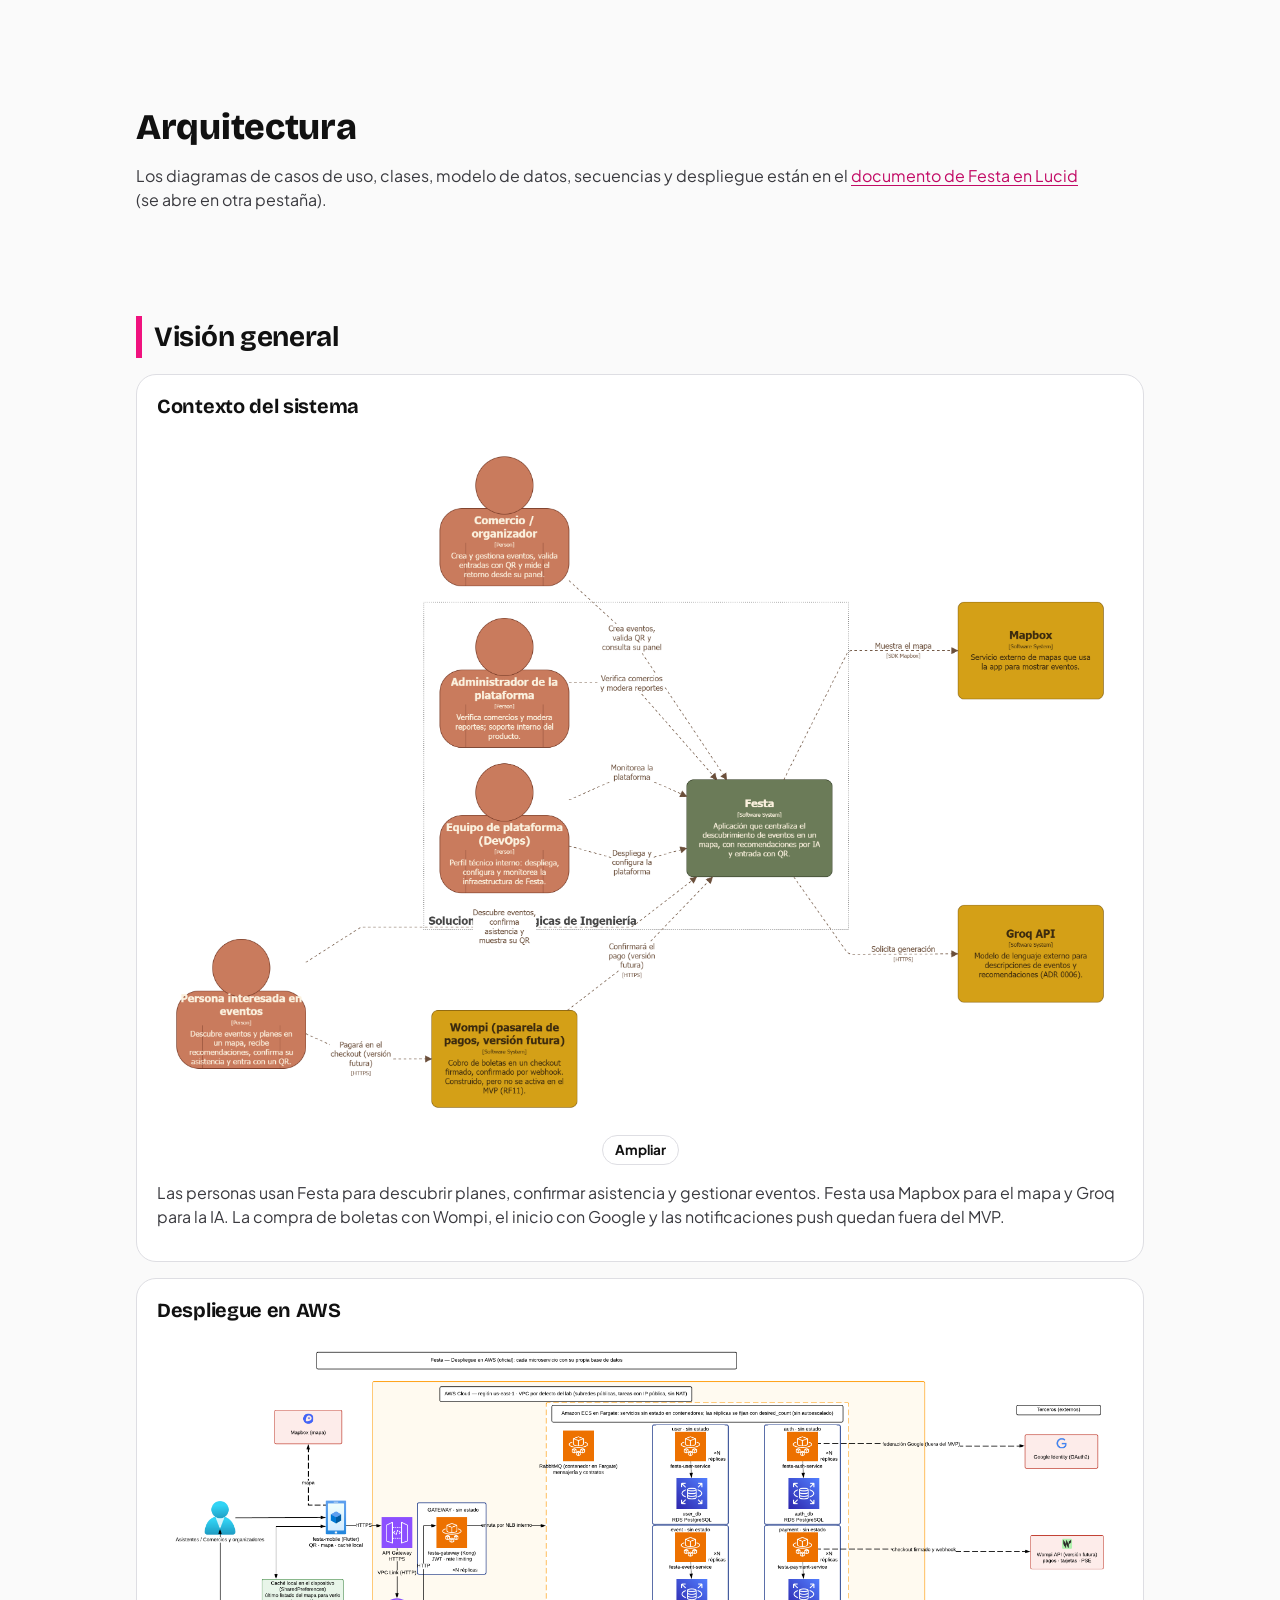
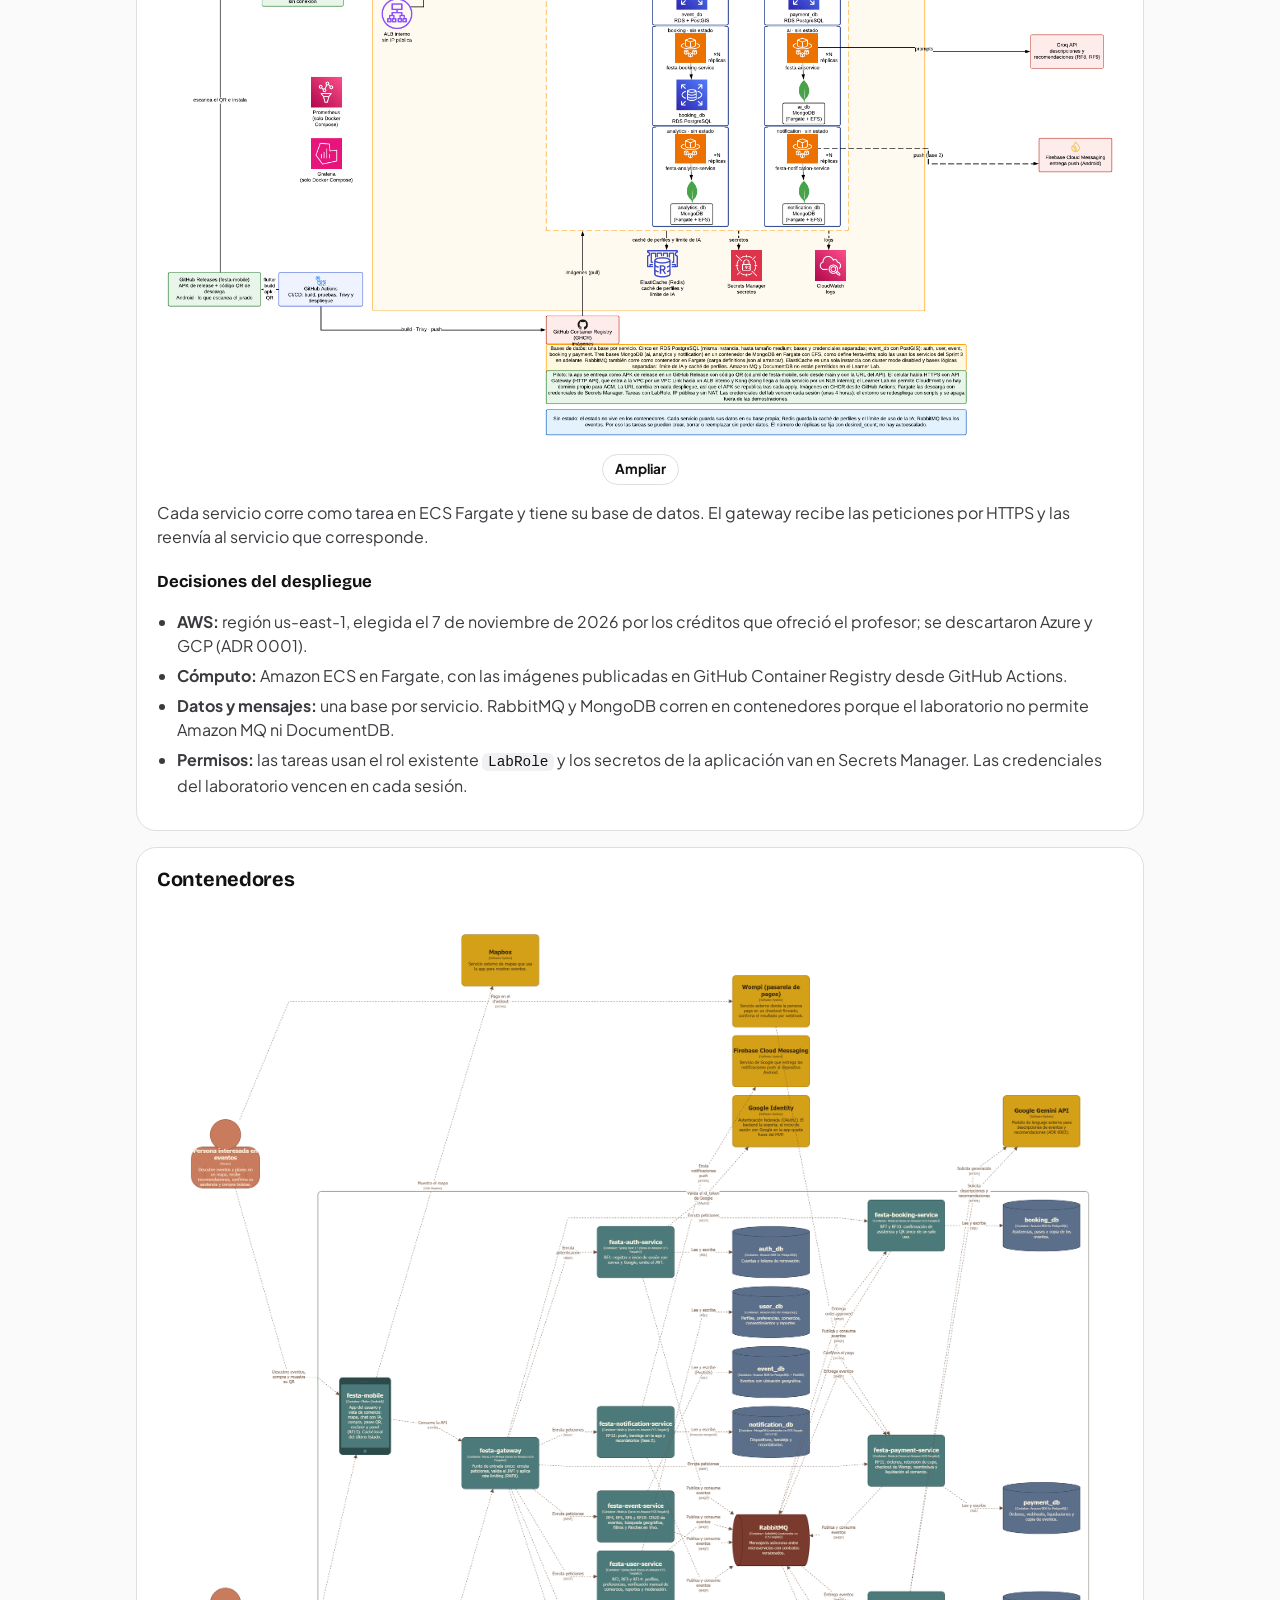
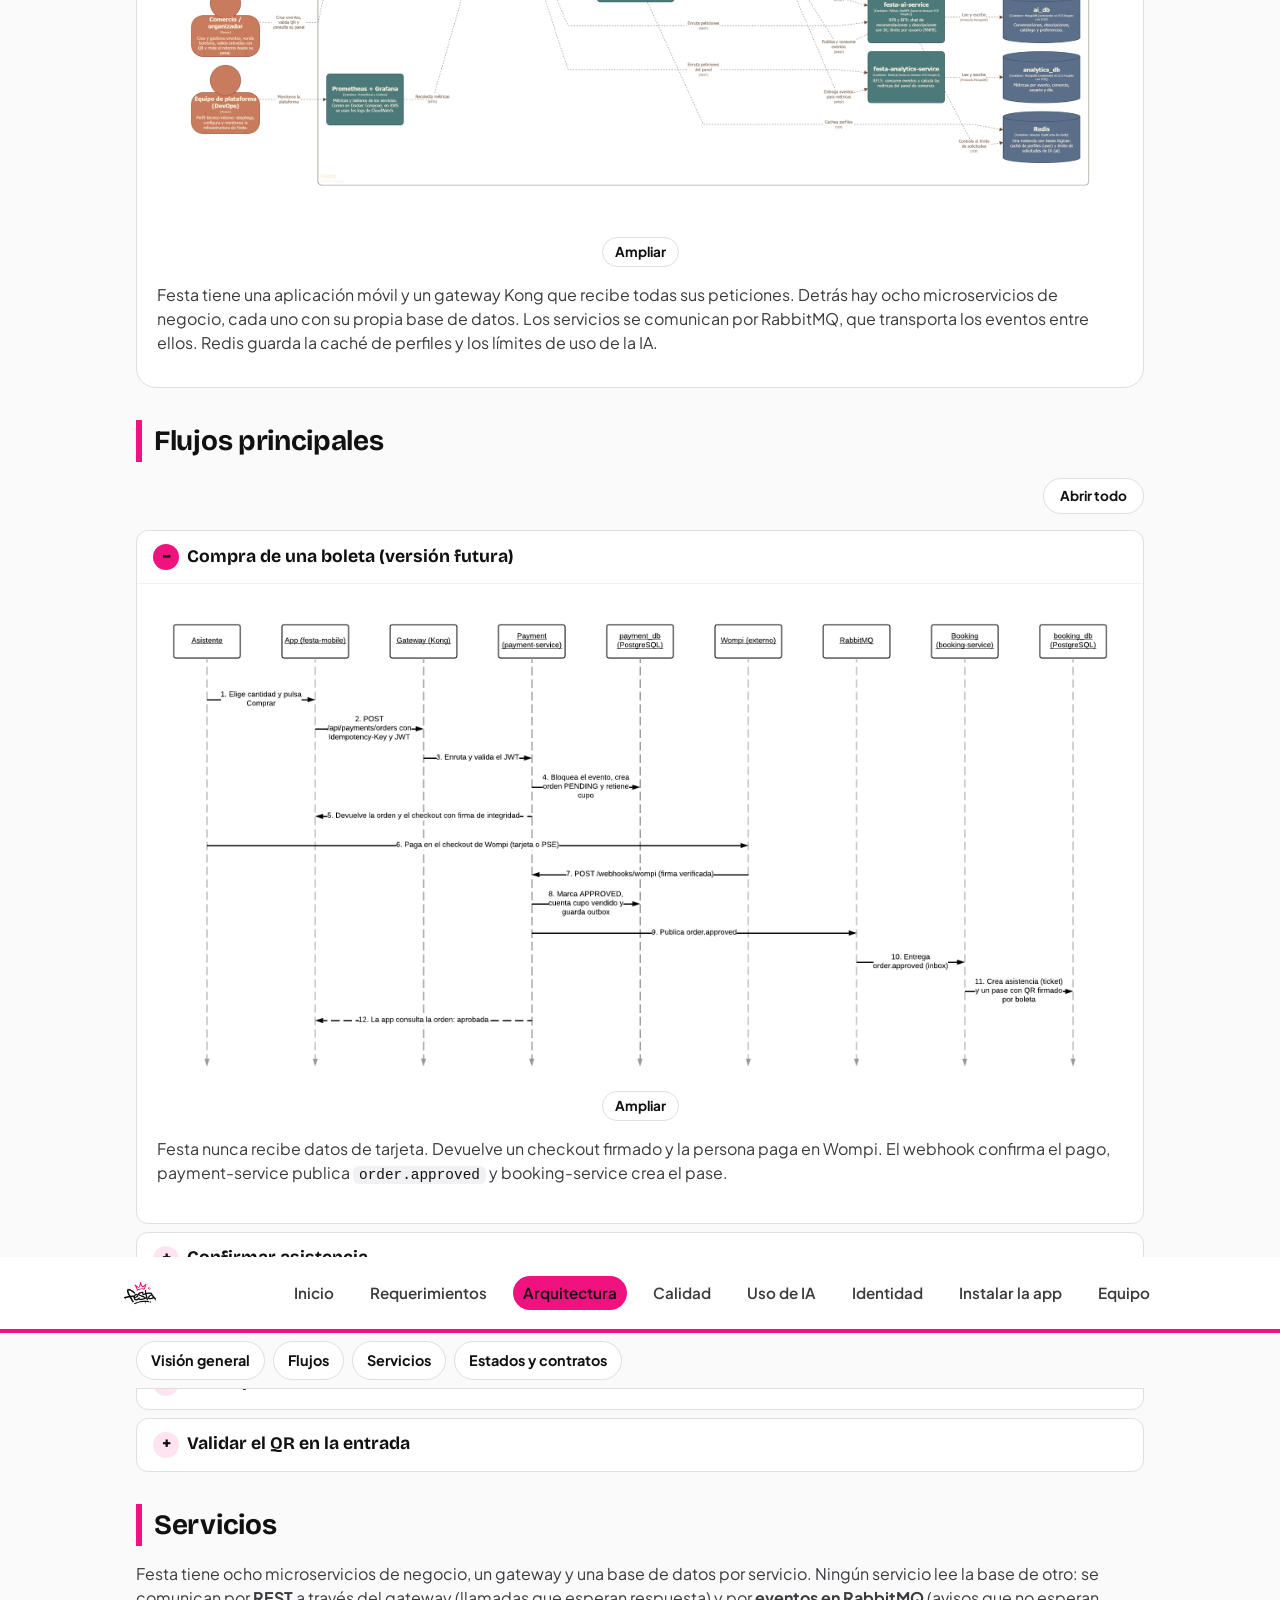
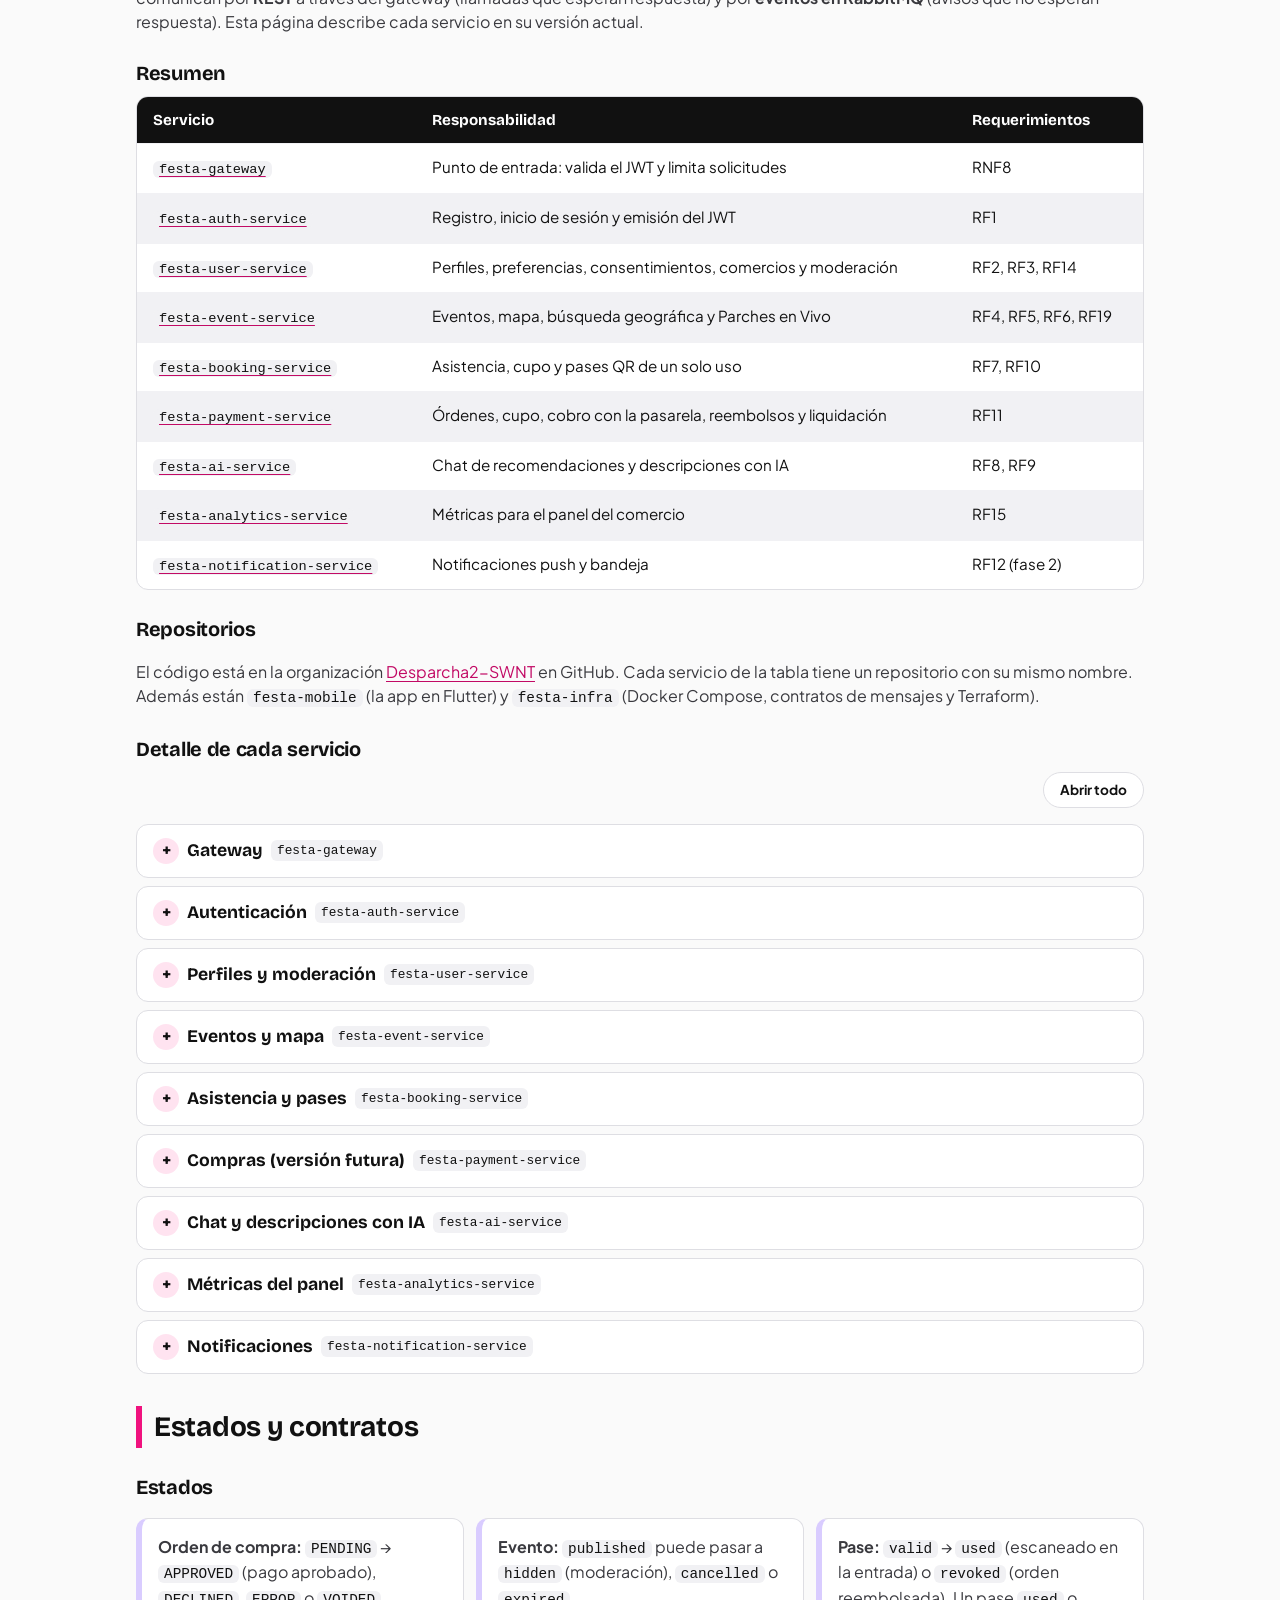
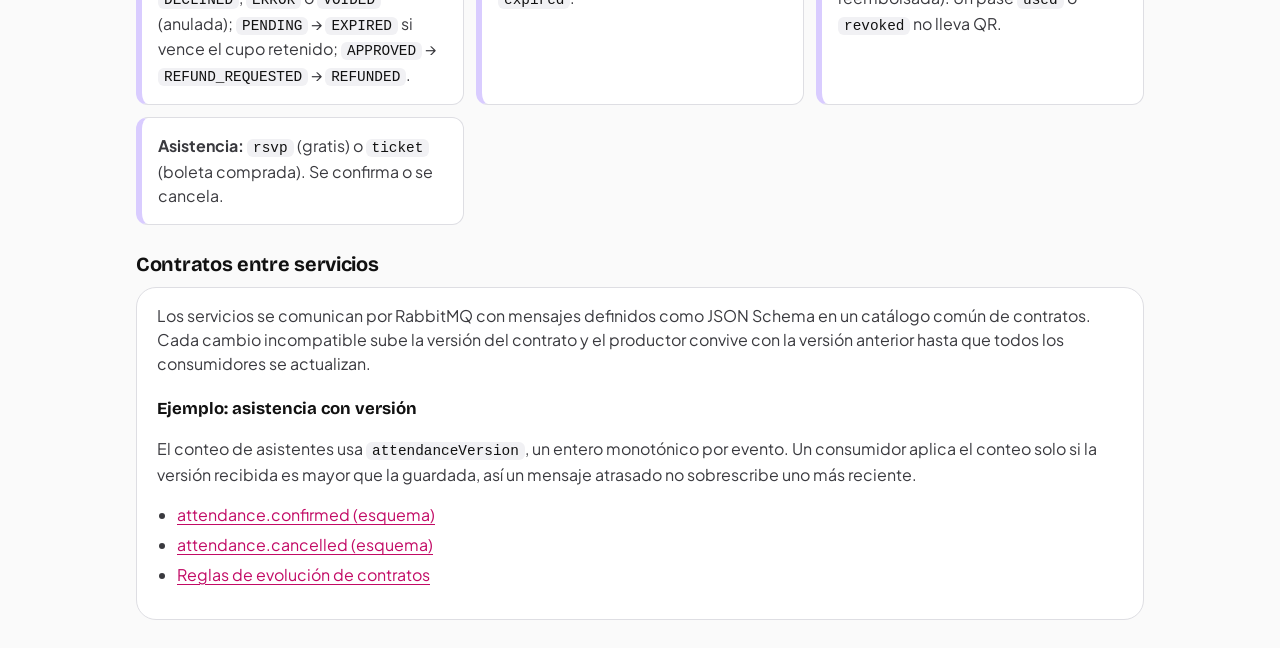
<file: site/servicios.html>
<!doctype html><html lang="es"><head><meta charset="utf-8"><meta http-equiv="refresh" content="0; url=arquitectura.html#servicios"><title>Servicios · Festa</title></head><body><p>Los servicios están en <a href="arquitectura.html#servicios">Arquitectura</a>.</p></body></html>
</file>
<file: site/assets/style.css>
/* Identidad de Festa, tomada de los tokens de la app (Figma «Festa — Diseño de la app», Fundamentos). */
@font-face { font-family: "Bricolage Grotesque"; src: url("fonts/BricolageGrotesque.ttf") format("truetype"); font-weight: 200 800; font-display: swap; }
@font-face { font-family: "Plus Jakarta Sans"; src: url("fonts/PlusJakartaSans.ttf") format("truetype"); font-weight: 200 800; font-display: swap; }

:root {
  --magenta-500: #F0127E;
  --magenta-700: #C20A65;
  --magenta-100: #FFE3F0;
  --magenta-50: #FFF2F8;
  --ink-900: #111111;
  --ink-700: #3A3A3F;
  --ink-500: #5A5A5A;
  --ink-200: #DEDEE3;
  --ink-100: #F1F1F4;
  --paper: #FAFAFA;
  --white: #FFFFFF;
  --lilac: #D9CCFF;
  --mint: #5CF2A8;
  --mint-100: #E6FFF3;
  --yellow: #FFD23F;
  --coral: #FF9EA6;
  --radius-md: 12px;
  --radius-lg: 20px;
  --space-xs: 8px;
  --space-sm: 12px;
  --space-md: 16px;
  --space-lg: 20px;
  --space-xl: 24px;
  --space-2xl: 32px;
  color-scheme: light;
}

* { box-sizing: border-box; }

body {
  margin: 0;
  font-family: "Plus Jakarta Sans", system-ui, -apple-system, "Segoe UI", Roboto, sans-serif;
  font-size: 16px;
  line-height: 1.5;
  color: var(--ink-900);
  background: var(--paper);
}

h1, h2, h3, .brand {
  font-family: "Bricolage Grotesque", "Plus Jakarta Sans", system-ui, sans-serif;
  color: var(--ink-900);
  letter-spacing: -0.3px;
}

/* Encabezado: logo sobre fondo claro y una franja magenta, como la app. */
.top {
  display: flex;
  flex-wrap: wrap;
  align-items: center;
  justify-content: space-between;
  gap: var(--space-sm) var(--space-xl);
  padding: var(--space-md) var(--space-lg);
  background: var(--white);
  border-bottom: 4px solid var(--magenta-500);
}

.brand {
  display: inline-flex;
  align-items: center;
  gap: var(--space-xs);
  font-weight: 800;
  font-size: 1.25rem;
  text-decoration: none;
}
.brand img { height: 40px; width: auto; display: block; }

nav { display: flex; flex-wrap: wrap; gap: var(--space-xs) var(--space-md); }
nav a {
  color: var(--ink-700);
  text-decoration: none;
  padding: 6px 10px;
  border-radius: 999px;
  font-weight: 600;
  font-size: 0.95rem;
}
nav a:hover { background: var(--magenta-50); color: var(--ink-900); }
nav a[aria-current="page"] { background: var(--magenta-500); color: var(--ink-900); }

main {
  max-width: 880px;
  margin: 0 auto;
  padding: var(--space-xl) var(--space-md) var(--space-2xl);
}

h1 { font-size: 2.5rem; line-height: 1.1; font-weight: 800; margin: var(--space-xs) 0; }
h2 {
  font-size: 1.75rem;
  font-weight: 700;
  margin: var(--space-2xl) 0 var(--space-md);
  padding-left: var(--space-sm);
  border-left: 6px solid var(--magenta-500);
}
h3 { font-size: 1.25rem; font-weight: 700; margin: var(--space-xl) 0 var(--space-xs); }

p, li { color: var(--ink-700); }
a { color: var(--magenta-700); text-underline-offset: 3px; }
a:hover { color: var(--ink-900); }

/* Portada: fondo magenta suave con la corona. */
.hero {
  position: relative;
  overflow: hidden;
  background: var(--magenta-50);
  border: 1px solid var(--magenta-100);
  border-radius: var(--radius-lg);
  padding: var(--space-2xl) var(--space-xl);
}
.hero::after {
  content: "";
  position: absolute;
  right: -20px;
  bottom: -20px;
  width: 160px;
  height: 160px;
  background: url("images/corona_festa.png") no-repeat center / contain;
  opacity: 0.9;
  pointer-events: none;
}
.hero h1 { color: var(--ink-900); max-width: 18ch; }
.hero p { max-width: 60ch; font-size: 1.05rem; }

/* Tarjetas: el color de cada una sigue el significado de la app (IA lila, gratis menta). */
.cards {
  list-style: none;
  padding: 0;
  margin: 0;
  display: grid;
  gap: var(--space-md);
  grid-template-columns: repeat(auto-fit, minmax(220px, 1fr));
}
.cards a {
  display: block;
  height: 100%;
  padding: var(--space-lg);
  background: var(--white);
  border: 1px solid var(--ink-200);
  border-top: 8px solid var(--magenta-500);
  border-radius: var(--radius-md);
  color: var(--ink-900);
  text-decoration: none;
  transition: border-color 0.15s ease, transform 0.15s ease;
}
.cards li:nth-child(2) a { border-top-color: var(--ink-900); }
.cards li:nth-child(3) a { border-top-color: var(--lilac); }
.cards li:nth-child(4) a { border-top-color: var(--mint); }
.cards a:hover { border-color: var(--magenta-500); transform: translateY(-2px); }
.cards strong {
  display: block;
  margin-bottom: var(--space-xs);
  font-family: "Bricolage Grotesque", sans-serif;
  font-size: 1.2rem;
  font-weight: 700;
}
.cards span { color: var(--ink-500); font-size: 0.95rem; }

/* Bloques de contenido y tablas. */
table {
  width: 100%;
  border-collapse: separate;
  border-spacing: 0;
  background: var(--white);
  border: 1px solid var(--ink-200);
  border-radius: var(--radius-md);
  overflow: hidden;
  font-size: 0.95rem;
}
th {
  background: var(--ink-900);
  color: var(--white);
  text-align: left;
  padding: var(--space-sm) var(--space-md);
  font-family: "Bricolage Grotesque", sans-serif;
  font-weight: 700;
}
td { padding: var(--space-sm) var(--space-md); border-top: 1px solid var(--ink-100); vertical-align: top; }
tr:nth-child(even) td { background: var(--ink-100); }

code {
  font-family: ui-monospace, "Cascadia Mono", Consolas, monospace;
  font-size: 0.9em;
  background: var(--ink-100);
  padding: 1px 6px;
  border-radius: 6px;
  color: var(--ink-900);
}
pre {
  background: var(--ink-900);
  color: var(--white);
  padding: var(--space-md);
  border-radius: var(--radius-md);
  overflow-x: auto;
}
pre code { background: none; color: inherit; padding: 0; }

img { max-width: 100%; height: auto; }
figure { margin: var(--space-xl) 0; }
figcaption { color: var(--ink-500); font-size: 0.9rem; margin-top: var(--space-xs); }

/* Móvil: margen lateral de 16 px y sin desbordes horizontales. */
@media (max-width: 600px) {
  .top { padding: var(--space-sm) var(--space-md); }
  .brand img { height: 32px; }
  h1 { font-size: 2rem; }
  h2 { font-size: 1.5rem; }
  .hero { padding: var(--space-xl) var(--space-md); }
  .hero::after { display: none; }
  table { display: block; overflow-x: auto; }
}
/* Pie de página: logo, equipo y curso. */
.pie {
  margin-top: var(--space-2xl);
  background: var(--ink-900);
  color: var(--white);
  border-top: 6px solid var(--magenta-500);
}
.pie-inner {
  max-width: 880px;
  margin: 0 auto;
  padding: var(--space-xl) var(--space-md);
  display: flex;
  align-items: center;
  gap: var(--space-lg);
  flex-wrap: wrap;
}
.pie-inner img { height: 56px; width: auto; background: var(--white); border-radius: var(--radius-md); padding: 6px; }
.pie strong { font-family: "Bricolage Grotesque", sans-serif; font-size: 1.15rem; color: var(--magenta-500); }
.pie p { margin: 4px 0 0; color: var(--ink-200); font-size: 0.95rem; }

/* Página de equipo. */
.kicker {
  margin: 0;
  color: var(--magenta-700);
  font-weight: 700;
  text-transform: uppercase;
  letter-spacing: 0.08em;
  font-size: 0.85rem;
}
.hero-equipo { background: var(--magenta-500); border-color: var(--magenta-500); }
.hero-equipo h1 { color: var(--ink-900); max-width: none; }
.hero-equipo p { color: var(--ink-900); }
.hero-equipo .kicker { color: var(--ink-900); }
.hero-equipo::after { display: none; }

.equipo {
  list-style: none;
  margin: 0;
  padding: 0;
  display: grid;
  gap: var(--space-lg);
  grid-template-columns: repeat(auto-fit, minmax(170px, 1fr));
}
.miembro {
  background: var(--white);
  border: 1px solid var(--ink-200);
  border-radius: var(--radius-lg);
  padding: var(--space-lg) var(--space-md);
  text-align: center;
  transition: transform 0.15s ease, border-color 0.15s ease;
}
.miembro:hover { transform: translateY(-3px); border-color: var(--magenta-500); }
.miembro img {
  width: 128px;
  height: 128px;
  border-radius: 50%;
  object-fit: cover;
  border: 4px solid var(--magenta-500);
  margin-bottom: var(--space-md);
}
.miembro strong {
  display: block;
  font-family: "Bricolage Grotesque", sans-serif;
  font-size: 1.05rem;
  line-height: 1.25;
  color: var(--ink-900);
}

.contacto {
  display: grid;
  gap: var(--space-md);
  grid-template-columns: repeat(auto-fit, minmax(240px, 1fr));
}
.contacto > div {
  background: var(--white);
  border: 1px solid var(--ink-200);
  border-left: 8px solid var(--mint);
  border-radius: var(--radius-md);
  padding: var(--space-lg);
}
.contacto > div:last-child { border-left-color: var(--lilac); }
.contacto strong { font-family: "Bricolage Grotesque", sans-serif; font-size: 1.1rem; }
.contacto p { margin: var(--space-xs) 0 0; word-break: break-word; }
/* Enlaces de contacto de cada integrante. */
.miembro .red {
  display: inline-block;
  margin-top: var(--space-xs);
  padding: 4px 12px;
  border-radius: 999px;
  background: var(--ink-100);
  color: var(--ink-900);
  font-size: 0.85rem;
  font-weight: 700;
  text-decoration: none;
  word-break: break-all;
}
.miembro .red:hover { background: var(--magenta-500); }
/* Páginas de documentación. */
.doc h1 { font-size: 2.25rem; }
.doc h2 { margin-top: var(--space-2xl); }
.doc hr { border: 0; border-top: 2px dashed var(--ink-200); margin: var(--space-2xl) 0; }
.doc ul, .doc ol { padding-left: var(--space-lg); }
.doc li { margin: 6px 0; }
.doc blockquote {
  margin: var(--space-md) 0;
  padding: var(--space-sm) var(--space-md);
  background: var(--magenta-50);
  border-left: 6px solid var(--magenta-500);
  border-radius: var(--radius-md);
}
.aviso {
  margin: var(--space-md) 0 var(--space-xl);
  padding: var(--space-md) var(--space-lg);
  background: var(--magenta-50);
  border: 1px solid var(--magenta-100);
  border-left: 8px solid var(--magenta-500);
  border-radius: var(--radius-md);
  color: var(--ink-900);
}
.aviso strong { font-family: "Bricolage Grotesque", sans-serif; }
/* Tablas de la página de servicios: ancho cómodo en escritorio y desplazamiento en móvil. */
.doc table td code { white-space: nowrap; }
/* Requisitos: resumen, filtros y tarjetas. */
.req-page .req-hero { background: var(--white); border: 1px solid var(--ink-200); border-radius: var(--radius-lg); padding: var(--space-2xl) var(--space-xl); border-top: 8px solid var(--magenta-500); }
.req-page .req-hero h1 { margin: var(--space-xs) 0; }
.req-page .req-hero p { max-width: 62ch; }
.stats { display: grid; gap: var(--space-md); grid-template-columns: repeat(auto-fit, minmax(150px, 1fr)); margin-top: var(--space-xl); }
.stat { border-radius: var(--radius-md); padding: var(--space-md) var(--space-lg); color: var(--ink-900); }
.stat strong { display: block; font-family: "Bricolage Grotesque", sans-serif; font-size: 2.4rem; line-height: 1; }
.stat span { font-size: 0.9rem; font-weight: 600; }
.stat-must { background: var(--magenta-500); }
.stat-should { background: var(--mint); }
.stat-could { background: var(--lilac); }
.stat-wont { background: var(--ink-100); border: 1px dashed var(--ink-300, #B8B8C0); }
.filtros { display: flex; flex-wrap: wrap; gap: var(--space-xs); margin: var(--space-md) 0 var(--space-lg); }
.filtros button { font: inherit; font-weight: 700; font-size: 0.9rem; padding: 8px 16px; border-radius: 999px; border: 1px solid var(--ink-200); background: var(--white); color: var(--ink-900); cursor: pointer; }
.filtros button:hover { border-color: var(--magenta-500); }
.filtros button.activo { background: var(--ink-900); color: var(--white); border-color: var(--ink-900); }
.reqs { display: grid; gap: var(--space-md); grid-template-columns: repeat(auto-fill, minmax(260px, 1fr)); }
.req { background: var(--white); border: 1px solid var(--ink-200); border-radius: var(--radius-md); padding: var(--space-lg); display: flex; flex-direction: column; gap: var(--space-xs); transition: transform 0.15s ease, border-color 0.15s ease; }
.req:hover { transform: translateY(-2px); border-color: var(--magenta-500); }
.req[hidden] { display: none; }
.req h3 { margin: 4px 0 0; font-size: 1.1rem; }
.req p { margin: 0; font-size: 0.95rem; }
.req-top { display: flex; align-items: center; justify-content: space-between; gap: var(--space-xs); }
.req-id { font-family: "Bricolage Grotesque", sans-serif; font-weight: 800; color: var(--ink-500); font-size: 0.9rem; letter-spacing: 0.04em; }
.chip { font-size: 0.75rem; font-weight: 700; padding: 3px 10px; border-radius: 999px; white-space: nowrap; }
.chip-must { background: var(--magenta-500); color: var(--ink-900); }
.chip-should { background: var(--mint); color: var(--ink-900); }
.chip-could { background: var(--lilac); color: var(--ink-900); }
.chip-won\'t, .chip-wont { background: var(--ink-100); color: var(--ink-700); border: 1px dashed var(--ink-300); }
.req .nota { margin-top: 4px; padding: 6px 10px; background: var(--magenta-50); border-left: 4px solid var(--magenta-500); border-radius: 6px; font-size: 0.85rem; color: var(--ink-900); }
.req-nf { border-top: 6px solid var(--yellow); }
.req-nf .req-id { color: var(--ink-900); }
@media (max-width: 600px) { .req-page .req-hero { padding: var(--space-xl) var(--space-md); } .reqs { grid-template-columns: 1fr; } }

/* Requisitos: resumen, filtros y tarjetas. */
.req-page .req-hero { background: var(--white); border: 1px solid var(--ink-200); border-radius: var(--radius-lg); padding: var(--space-2xl) var(--space-xl); border-top: 8px solid var(--magenta-500); }
.req-page .req-hero h1 { margin: var(--space-xs) 0; }
.req-page .req-hero p { max-width: 62ch; }
.stats { display: grid; gap: var(--space-md); grid-template-columns: repeat(auto-fit, minmax(150px, 1fr)); margin-top: var(--space-xl); }
.stat { border-radius: var(--radius-md); padding: var(--space-md) var(--space-lg); color: var(--ink-900); }
.stat strong { display: block; font-family: "Bricolage Grotesque", sans-serif; font-size: 2.4rem; line-height: 1; }
.stat span { font-size: 0.9rem; font-weight: 600; }
.stat-must { background: var(--magenta-500); }
.stat-should { background: var(--mint); }
.stat-could { background: var(--lilac); }
.stat-wont { background: var(--ink-100); border: 1px dashed var(--ink-300, #B8B8C0); }
.filtros { display: flex; flex-wrap: wrap; gap: var(--space-xs); margin: var(--space-md) 0 var(--space-lg); }
.filtros button { font: inherit; font-weight: 700; font-size: 0.9rem; padding: 8px 16px; border-radius: 999px; border: 1px solid var(--ink-200); background: var(--white); color: var(--ink-900); cursor: pointer; }
.filtros button:hover { border-color: var(--magenta-500); }
.filtros button.activo { background: var(--ink-900); color: var(--white); border-color: var(--ink-900); }
.reqs { display: grid; gap: var(--space-md); grid-template-columns: repeat(auto-fill, minmax(260px, 1fr)); }
.req { background: var(--white); border: 1px solid var(--ink-200); border-radius: var(--radius-md); padding: var(--space-lg); display: flex; flex-direction: column; gap: var(--space-xs); transition: transform 0.15s ease, border-color 0.15s ease; }
.req:hover { transform: translateY(-2px); border-color: var(--magenta-500); }
.req[hidden] { display: none; }
.req h3 { margin: 4px 0 0; font-size: 1.1rem; }
.req p { margin: 0; font-size: 0.95rem; }
.req-top { display: flex; align-items: center; justify-content: space-between; gap: var(--space-xs); }
.req-id { font-family: "Bricolage Grotesque", sans-serif; font-weight: 800; color: var(--ink-500); font-size: 0.9rem; letter-spacing: 0.04em; }
.chip { font-size: 0.75rem; font-weight: 700; padding: 3px 10px; border-radius: 999px; white-space: nowrap; }
.chip-must { background: var(--magenta-500); color: var(--ink-900); }
.chip-should { background: var(--mint); color: var(--ink-900); }
.chip-could { background: var(--lilac); color: var(--ink-900); }
.chip-won\'t, .chip-wont { background: var(--ink-100); color: var(--ink-700); border: 1px dashed var(--ink-300); }
.req .nota { margin-top: 4px; padding: 6px 10px; background: var(--magenta-50); border-left: 4px solid var(--magenta-500); border-radius: 6px; font-size: 0.85rem; color: var(--ink-900); }
.req-nf { border-top: 6px solid var(--yellow); }
.req-nf .req-id { color: var(--ink-900); }
@media (max-width: 600px) { .req-page .req-hero { padding: var(--space-xl) var(--space-md); } .reqs { grid-template-columns: 1fr; } }


/* ------------------------------------------------------------------ Adaptable: computador y celular */

code { overflow-wrap: break-word; }
/* En celular (tablas apiladas y texto corrido) un nombre largo sí puede partirse para no desbordar. */
@media (max-width: 640px) { code { overflow-wrap: anywhere; } }
.menu-boton { display: none; }

/* Diagramas ampliables. */
.ampliar { position: relative; display: block; text-align: center; }
.ampliar img { display: block; margin: 0 auto; }
.ampliar-nota {
  display: inline-block;
  margin-top: var(--space-xs);
  padding: 4px 12px;
  border-radius: 999px;
  border: 1px solid var(--ink-200);
  background: var(--white);
  color: var(--ink-900);
  font-size: 0.85rem;
  font-weight: 700;
}
.ampliar:hover .ampliar-nota, .ampliar:focus-visible .ampliar-nota { background: var(--magenta-500); border-color: var(--magenta-500); }

/* Computador: encabezado fijo, alineado con el contenido. Las pestañas se ven siempre. */
@media (min-width: 900px) {
  .top { position: sticky; top: 0; z-index: 20; padding-inline: max(var(--space-lg), calc((100% - 1040px) / 2)); }
  html { scroll-padding-top: 96px; }
}
@media (min-width: 1100px) {
  main.doc { max-width: 1040px; }
  main.doc > p, main.doc > ul, main.doc > ol { max-width: 80ch; }
}

/* Solo teléfono: las pestañas se convierten en menú. */
@media (max-width: 600px) {
  .js .top { flex-wrap: wrap; }
  .js .menu-boton {
    display: inline-flex;
    align-items: center;
    gap: var(--space-xs);
    min-height: 44px;
    padding: 0 var(--space-md);
    border: 1px solid var(--ink-200);
    border-radius: 999px;
    background: var(--white);
    color: var(--ink-900);
    font: inherit;
    font-weight: 700;
    cursor: pointer;
  }
  .js .top nav { display: none; width: 100%; }
  .js .top.abierto nav { display: grid; grid-template-columns: 1fr 1fr; gap: var(--space-xs); }
  .js .top nav a { display: flex; align-items: center; min-height: 44px; padding: 6px var(--space-md); border: 1px solid var(--ink-200); }
  .js .top nav a[aria-current="page"] { border-color: var(--magenta-500); }
  .filtros button { min-height: 44px; }
}

/* Celular: las tablas se apilan, una tarjeta por fila, sin desplazamiento lateral. */
@media (max-width: 640px) {
  table.apilable { display: block; overflow: visible; background: none; border: 0; }
  table.apilable thead { position: absolute; width: 1px; height: 1px; overflow: hidden; clip-path: inset(50%); }
  table.apilable tbody, table.apilable tr, table.apilable td { display: block; width: 100%; }
  table.apilable tr {
    margin-bottom: var(--space-md);
    background: var(--white);
    border: 1px solid var(--ink-200);
    border-radius: var(--radius-md);
    overflow: hidden;
  }
  table.apilable td { padding: var(--space-xs) var(--space-sm); border-top: 1px solid var(--ink-100); background: var(--white); }
  table.apilable tr:nth-child(even) td { background: var(--white); }
  table.apilable td::before {
    content: attr(data-titulo);
    display: block;
    font-size: 0.75rem;
    font-weight: 700;
    letter-spacing: 0.04em;
    text-transform: uppercase;
    color: var(--ink-500);
  }
  table.apilable td:first-child { border-top: 0; }
  table.apilable td:first-child, table.apilable tr:nth-child(even) td:first-child { background: var(--ink-900); color: var(--white); font-weight: 700; }
  table.apilable td:first-child::before { color: var(--ink-200); }
  table.apilable td:first-child code { color: var(--ink-900); }
  .doc table.apilable td code { white-space: normal; }

  /* Fichas de requisito: el nombre del campo arriba y su contenido debajo, a todo el ancho. */
  table.ficha { margin-bottom: var(--space-xl); background: var(--white); border: 1px solid var(--ink-200); border-radius: var(--radius-md); overflow: hidden; }
  table.ficha tr { margin: 0; border: 0; border-radius: 0; border-top: 1px solid var(--ink-200); }
  table.ficha td:first-child, table.ficha tr:nth-child(even) td:first-child {
    padding-bottom: 0;
    background: var(--white);
    color: var(--magenta-700);
    font-size: 0.8rem;
    text-transform: uppercase;
    letter-spacing: 0.04em;
  }
  table.ficha td::before { content: none; }
  table.ficha td:last-child { border-top: 0; padding-top: 4px; }
  table.ficha tr:first-child { background: var(--ink-900); }
  table.ficha tr:first-child td, table.ficha tr:first-child td:first-child { background: var(--ink-900); color: var(--white); }

  .doc ul, .doc ol { padding-left: var(--space-lg); }
  .doc h1 { font-size: 2rem; }
}

/* Entre celular y escritorio: tablas compactas para que quepan completas. */
@media (min-width: 640.02px) and (max-width: 1099px) {
  table { font-size: 0.85rem; }
  th, td { padding: var(--space-xs); }
  .doc table td code { white-space: normal; }
}
/* Los métodos y rutas cortas de la primera columna no se parten cuando hay espacio. */
@media (min-width: 720px) and (max-width: 1099px) { .doc table td:first-child code { white-space: nowrap; } }
/* Sin el script, las tablas anchas se desplazan dentro de su caja y la página no. */
@media (max-width: 960px) { html:not(.js) table { display: block; overflow-x: auto; } }

/* ------------------------------------------------------------------ Manual de identidad */
.identidad .lema { font-family: "Bricolage Grotesque", sans-serif; font-size: clamp(1.75rem, 5vw, 2.5rem); line-height: 1.1; font-weight: 800; color: var(--ink-900); }
.identidad ul.muestras, .identidad ul.logos, .identidad ul.tipos, .identidad ul.escala { list-style: none; padding: 0; margin: var(--space-md) 0; max-width: none; }
.identidad ul.muestras li, .identidad ul.logos li, .identidad ul.tipos li, .identidad ul.escala li { margin: 0; }
.identidad ul.muestras { display: grid; gap: var(--space-md); grid-template-columns: repeat(auto-fill, minmax(150px, 1fr)); }
.muestras li { display: flex; flex-direction: column; gap: 2px; }
.muestras code { align-self: flex-start; }
.muestras li > span:last-child { font-size: 0.8rem; color: var(--ink-500); }
.muestra { height: 72px; border-radius: var(--radius-md); border: 1px solid var(--ink-200); }
.identidad ul.logos { display: grid; gap: var(--space-md); grid-template-columns: repeat(auto-fit, minmax(220px, 1fr)); }
.logos li { display: flex; flex-direction: column; gap: var(--space-xs); background: var(--white); border: 1px solid var(--ink-200); border-radius: var(--radius-lg); padding: var(--space-md); }
.lienzo { display: flex; align-items: center; justify-content: center; height: 160px; background: var(--paper); border-radius: var(--radius-md); padding: var(--space-md); }
.lienzo img { max-height: 100%; width: auto; }
.lienzo-oscuro { background: var(--ink-900); }
.reglas { display: grid; gap: var(--space-md); grid-template-columns: repeat(auto-fit, minmax(220px, 1fr)); }
.reglas > div { border: 2px solid var(--ink-200); border-radius: var(--radius-lg); padding: var(--space-md); background: var(--white); }
.reglas > div.si { border-color: #1E9E5A; }
.reglas > div.no { border-color: #D64545; }
.reglas p { margin-bottom: 0; }
.ejemplo { display: inline-block; margin-right: var(--space-xs); padding: 2px 10px; border-radius: 6px; border: 1px solid var(--ink-200); font-weight: 700; }
.identidad ul.tipos li { display: flex; align-items: baseline; gap: var(--space-md); padding: var(--space-sm) 0; border-top: 1px solid var(--ink-100); }
.tipo-nombre { flex: 0 0 130px; font-size: 0.8rem; color: var(--ink-500); }
.tipo-muestra { color: var(--ink-900); }
.tipo-titulo { font-family: "Bricolage Grotesque", sans-serif; }
.identidad ul.escala { display: flex; flex-wrap: wrap; align-items: flex-end; gap: var(--space-lg); }
.identidad ul.escala li { display: flex; flex-direction: column; align-items: center; gap: var(--space-xs); font-size: 0.8rem; color: var(--ink-500); }
.cuadro { background: var(--magenta-500); }
.radio { width: 64px; height: 64px; background: var(--magenta-100); border: 1px solid var(--magenta-500); }
@media (max-width: 600px) {
  .identidad ul.muestras { grid-template-columns: 1fr 1fr; }
  .identidad ul.tipos li { flex-direction: column; gap: 4px; }
  .tipo-nombre { flex: none; }
}

/* ------------------------------------------------------------------ Arquitectura ordenada */
.indice { position: sticky; top: var(--alto-encabezado, 0px); z-index: 10; display: flex; flex-wrap: nowrap; gap: var(--space-xs); overflow-x: auto; margin: var(--space-md) 0 var(--space-xl); padding: var(--space-xs) 0; background: var(--paper); border-bottom: 1px solid var(--ink-200); }
.indice a { flex: 0 0 auto; padding: 8px 14px; border: 1px solid var(--ink-200); border-radius: 999px; background: var(--white); color: var(--ink-900); font-size: 0.9rem; font-weight: 700; text-decoration: none; }
.indice a:hover, .indice a:focus-visible, .indice a[aria-current="true"] { background: var(--magenta-500); border-color: var(--magenta-500); }
.arquitectura .bloque { margin-bottom: var(--space-2xl); }
.arquitectura h2[id], .arquitectura h3[id], .arquitectura details[id] { scroll-margin-top: calc(var(--alto-encabezado, 0px) + 72px); }
.figura { margin-bottom: var(--space-md); padding: var(--space-md) var(--space-lg); background: var(--white); border: 1px solid var(--ink-200); border-radius: var(--radius-lg); }
.figura h3 { margin-top: 0; }
.grupo { display: flex; flex-direction: column; gap: var(--space-xs); margin: var(--space-md) 0; }
.herramientas { display: flex; justify-content: flex-end; margin-top: var(--space-xs); }
.herramientas button { min-height: 36px; padding: 0 var(--space-md); border: 1px solid var(--ink-200); border-radius: 999px; background: var(--white); color: var(--ink-900); font: inherit; font-size: 0.85rem; font-weight: 700; cursor: pointer; }
.herramientas button:hover { border-color: var(--magenta-500); }
.plegable { background: var(--white); border: 1px solid var(--ink-200); border-radius: var(--radius-md); }
.plegable > summary { display: flex; flex-wrap: wrap; align-items: center; gap: var(--space-xs); min-height: 52px; padding: var(--space-sm) var(--space-md); cursor: pointer; list-style: none; font-family: "Bricolage Grotesque", sans-serif; font-size: 1.1rem; font-weight: 700; color: var(--ink-900); border-radius: var(--radius-md); }
.plegable > summary::-webkit-details-marker { display: none; }
.plegable > summary::before { content: "+"; display: inline-flex; flex: 0 0 auto; align-items: center; justify-content: center; width: 26px; height: 26px; border-radius: 50%; background: var(--magenta-100); font-weight: 800; }
.plegable[open] > summary::before { content: "−"; background: var(--magenta-500); }
.plegable > summary:hover { background: var(--magenta-50); }
.plegable > summary code { font-size: 0.8rem; font-weight: 400; }
.plegable-cuerpo { padding: var(--space-xs) var(--space-lg) var(--space-lg); border-top: 1px solid var(--ink-100); }
.plegable-cuerpo h4 { margin: var(--space-xl) 0 var(--space-xs); font-family: "Bricolage Grotesque", sans-serif; font-size: 1.05rem; color: var(--ink-900); }
.plegable-cuerpo h5 { margin: var(--space-md) 0 var(--space-xs); font-size: 0.95rem; color: var(--ink-500); }
.arquitectura ul.estados { list-style: none; padding: 0; display: grid; gap: var(--space-sm); grid-template-columns: repeat(auto-fit, minmax(260px, 1fr)); max-width: none; }
.arquitectura ul.estados li { margin: 0; padding: var(--space-md); background: var(--white); border: 1px solid var(--ink-200); border-left: 6px solid var(--lilac); border-radius: var(--radius-md); }
@media (max-width: 640px) { .plegable-cuerpo, .figura { padding-inline: var(--space-sm); } }
.figura-sub { margin: var(--space-lg) 0 var(--space-xs); font-family: "Bricolage Grotesque", sans-serif; font-size: 1.05rem; color: var(--ink-900); }

/* Tecnologías de cada servicio. */
.arquitectura ul.tecnologias { display: flex; flex-wrap: wrap; gap: var(--space-sm); max-width: none; margin: var(--space-sm) 0 var(--space-md); padding: 0; list-style: none; }
.arquitectura ul.tecnologias li { display: flex; flex: 0 0 104px; flex-direction: column; align-items: center; gap: 6px; margin: 0; padding: var(--space-sm) var(--space-xs); background: var(--paper); border: 1px solid var(--ink-200); border-radius: var(--radius-md); color: var(--ink-900); font-size: 0.78rem; font-weight: 600; line-height: 1.25; text-align: center; }
.tecnologias img, .tec-inicial { width: 36px; height: 36px; }
.tec-inicial { display: inline-flex; align-items: center; justify-content: center; border-radius: 50%; background: var(--ink-900); color: var(--white); font-family: "Bricolage Grotesque", sans-serif; font-size: 1.15rem; }
@media (max-width: 640px) { .arquitectura ul.tecnologias li { flex-basis: calc((100% - 2 * var(--space-sm)) / 3); } }

/* ------------------------------------------------------------------ Ajustes para teléfono */
.miembro .red, a[download] { display: inline-flex; align-items: center; justify-content: center; min-height: 40px; }
@media (max-width: 640px) {
  pre { white-space: pre-wrap; overflow-wrap: anywhere; font-size: 0.85rem; }
  .equipo { grid-template-columns: 1fr 1fr; gap: var(--space-sm); }
  .miembro { padding: var(--space-md) var(--space-xs); }
  .miembro img { width: 88px; height: 88px; margin-bottom: var(--space-sm); }
  .miembro strong { font-size: 0.95rem; }
  .miembro .red { max-width: 100%; padding-inline: var(--space-xs); font-size: 0.75rem; }
  .indice { gap: 6px; }
  .indice a { padding: 8px 10px; font-size: 0.8rem; }

  /* Rutas: método y ruta en un renglón; la descripción debajo. */
  table.rutas tr { display: flex; flex-wrap: wrap; align-items: center; gap: 6px; margin-bottom: var(--space-xs); padding: var(--space-xs) var(--space-sm); }
  table.rutas td, table.rutas tr:nth-child(even) td { width: auto; padding: 0; border: 0; background: none; }
  table.rutas td::before { content: none; }
  table.rutas td:first-child, table.rutas tr:nth-child(even) td:first-child { background: none; }
  table.rutas td:first-child code { background: var(--ink-900); color: var(--white); }
  table.rutas td:nth-child(2) { flex: 1 1 0; min-width: 60%; }
  table.rutas td:nth-child(n + 3) { flex: 1 1 100%; font-size: 0.9rem; }
}

/* Descarga de la app. */
.descarga { display: flex; flex-wrap: wrap; align-items: center; gap: var(--space-xl); margin: var(--space-lg) 0; padding: var(--space-lg); background: var(--white); border: 1px solid var(--ink-200); border-radius: var(--radius-lg); }
.descarga > img { width: 200px; height: 200px; border: 1px solid var(--ink-200); border-radius: var(--radius-md); }
.descarga > div { flex: 1 1 240px; }
.boton { display: inline-flex; align-items: center; justify-content: center; min-height: 48px; padding: 0 var(--space-xl); border-radius: 999px; background: var(--magenta-500); color: var(--ink-900); font-weight: 800; text-decoration: none; }
.boton:hover { background: var(--ink-900); color: var(--white); }
.descarga .version { font-size: 0.9rem; color: var(--ink-500); }
@media (max-width: 600px) { .descarga { justify-content: center; text-align: center; } .boton { width: 100%; } }

/* ------------------------------------------------------------------ Requerimientos en tarjetas */
.requerimientos .bloque { margin-bottom: var(--space-2xl); }
.requerimientos h2[id], .requerimientos article[id] { scroll-margin-top: calc(var(--alto-encabezado, 0px) + 72px); }
.requerimientos .stat span { display: block; margin-top: 4px; }
.requerimientos .filtros[hidden] { display: none; }
.filtros .abrir-todo { margin-left: auto; }
.rf-lista { display: flex; flex-direction: column; gap: var(--space-md); margin-top: var(--space-md); }
.rf { padding: var(--space-md) var(--space-lg); background: var(--white); border: 1px solid var(--ink-200); border-left: 8px solid var(--magenta-500); border-radius: var(--radius-lg); }
.rf[data-prio="should"] { border-left-color: var(--mint); }
.rf[data-prio="could"] { border-left-color: var(--lilac); }
.rf[data-prio="wont"] { border-left-color: var(--ink-200); }
.rf[hidden] { display: none; }
.rf-cab { display: flex; flex-wrap: wrap; align-items: center; gap: var(--space-xs); }
.rf-nota { font-size: 0.8rem; color: var(--ink-500); }
.rf h3, .rnf h3 { margin: var(--space-xs) 0 4px; font-size: 1.2rem; }
.rf-actor { font-size: 0.9rem; }
.rf .plegable { margin-top: var(--space-sm); }
.rf .plegable > summary { min-height: 44px; font-size: 0.95rem; }
.rf-condiciones { display: grid; gap: var(--space-sm); grid-template-columns: repeat(auto-fit, minmax(min(240px, 100%), 1fr)); }
.rf-condiciones > div { padding: 0 var(--space-md) var(--space-xs); background: var(--paper); border-radius: var(--radius-md); }
.rf-condiciones h4 { margin-top: var(--space-sm); }
.requerimientos ul.rnf-lista { display: grid; gap: var(--space-md); grid-template-columns: repeat(auto-fill, minmax(min(260px, 100%), 1fr)); max-width: none; padding: 0; list-style: none; }
.requerimientos ul.rnf-lista li { margin: 0; padding: var(--space-md) var(--space-lg); background: var(--white); border: 1px solid var(--ink-200); border-top: 6px solid var(--yellow); border-radius: var(--radius-lg); }
.rnf p { margin: 0; font-size: 0.95rem; }
@media (max-width: 600px) {
  .rf { padding: var(--space-sm) var(--space-md); }
  .requerimientos .stats { grid-template-columns: 1fr 1fr; }
  .filtros .abrir-todo { margin-left: 0; }
}

/* Índice de Arquitectura: nombre completo en pantallas anchas, corto en el teléfono. */
.indice .solo-fono { display: none; }
@media (max-width: 600px) {
  .indice .solo-ancho { display: none; }
  .indice .solo-fono { display: inline; }
}
.figura > .figura-sub:first-child, .figura > p:first-child { margin-top: 0; }
@media (max-width: 600px) {
  .requerimientos .stats { grid-template-columns: repeat(2, minmax(0, 1fr)); }
  .requerimientos .stat { padding-inline: var(--space-sm); overflow-wrap: anywhere; }
  .indice { gap: 4px; }
  .indice a { padding-inline: 8px; }
}

/* ------------------------------------------------------------------ Bitácora en vivo */
.bitacora-filtros { display: flex; flex-wrap: wrap; gap: var(--space-xs); margin: var(--space-md) 0 var(--space-xs); }
.bitacora-filtros input, .bitacora-filtros select { min-height: 44px; max-width: 100%; padding: 0 var(--space-md); border: 1px solid var(--ink-200); border-radius: 999px; background: var(--white); color: var(--ink-900); font: inherit; font-size: 0.95rem; }
.bitacora-filtros input { flex: 1 1 220px; }
.bitacora-filtros select { flex: 0 1 220px; }
.bitacora-cuenta { font-size: 0.9rem; color: var(--ink-500); }
.bitacora-aviso { padding: var(--space-md); background: var(--white); border: 1px dashed var(--ink-200); border-radius: var(--radius-md); }
.prompt[hidden] { display: none; }
.prompt > summary .prompt-id { font-size: 1.15rem; }
.chip-fase { background: var(--lilac); color: var(--ink-900); font-family: "Plus Jakarta Sans", sans-serif; }
.prompt-meta { font-family: "Plus Jakarta Sans", sans-serif; font-size: 0.85rem; font-weight: 600; color: var(--ink-500); }
.prompt > summary .prompt-tecnica { flex-basis: 100%; padding-left: 34px; font-family: "Plus Jakarta Sans", sans-serif; font-size: 0.85rem; font-weight: 400; color: var(--ink-700); overflow: hidden; text-overflow: ellipsis; white-space: nowrap; min-width: 0; }
.prompt-datos { display: grid; gap: 0 var(--space-lg); grid-template-columns: repeat(auto-fit, minmax(min(200px, 100%), 1fr)); margin-top: var(--space-sm); padding: 0 var(--space-md) var(--space-xs); background: var(--paper); border-radius: var(--radius-md); }
.prompt-datos h4 { margin-top: var(--space-sm); }
.prompt-datos p { margin: 0 0 var(--space-xs); font-size: 0.9rem; }
.prompt pre { white-space: pre-wrap; overflow-wrap: anywhere; font-size: 0.85rem; }
.prompt .plegable-cuerpo { overflow-wrap: anywhere; }
@media (max-width: 600px) { .bitacora-filtros select { flex: 1 1 100%; } .prompt > summary .prompt-tecnica { padding-left: 0; white-space: normal; } }

/* ------------------------------------------------------------------ Calidad */
.calidad .stats { display: grid; grid-template-columns: repeat(auto-fit, minmax(150px, 1fr)); gap: var(--space-md); margin-top: var(--space-lg); }
.calidad .stat span { display: block; margin-top: 4px; }
.calidad ol.pasos { max-width: none; padding: 0; list-style: none; counter-reset: paso; display: flex; flex-direction: column; gap: var(--space-xs); }
.calidad ol.pasos li { position: relative; counter-increment: paso; margin: 0; padding: var(--space-md) var(--space-md) var(--space-md) 64px; background: var(--white); border: 1px solid var(--ink-200); border-radius: var(--radius-md); }
.calidad ol.pasos li::before { content: counter(paso); position: absolute; left: var(--space-md); top: var(--space-md); display: flex; align-items: center; justify-content: center; width: 32px; height: 32px; border-radius: 50%; background: var(--magenta-500); color: var(--ink-900); font-weight: 800; }
.calidad ol.pasos strong { display: block; color: var(--ink-900); }
.calidad ul.calidad-lista { display: grid; grid-template-columns: repeat(auto-fill, minmax(min(260px, 100%), 1fr)); gap: var(--space-md); max-width: none; padding: 0; list-style: none; }
.calidad ul.calidad-lista li { margin: 0; padding: var(--space-md) var(--space-lg); background: var(--white); border: 1px solid var(--ink-200); border-top: 6px solid var(--mint); border-radius: var(--radius-lg); }
.calidad ul.calidad-lista li.q-parcial { border-top-color: var(--yellow); }
.calidad ul.calidad-lista li.q-pendiente { border-top-color: var(--ink-200); }
.q h3 { margin: var(--space-xs) 0 4px; font-size: 1.1rem; }
.q p { margin: 0 0 var(--space-xs); font-size: 0.95rem; }
.q-chip { background: var(--mint); color: var(--ink-900); }
.q-parcial .q-chip { background: var(--yellow); }
.q-pendiente .q-chip { background: var(--ink-100); border: 1px dashed var(--ink-500); }
.q .q-falta { color: var(--ink-500); font-size: 0.88rem; }
@media (max-width: 600px) { .calidad .stats { grid-template-columns: repeat(2, minmax(0, 1fr)); } .calidad .stat { padding-inline: var(--space-sm); overflow-wrap: anywhere; } }
</file>
